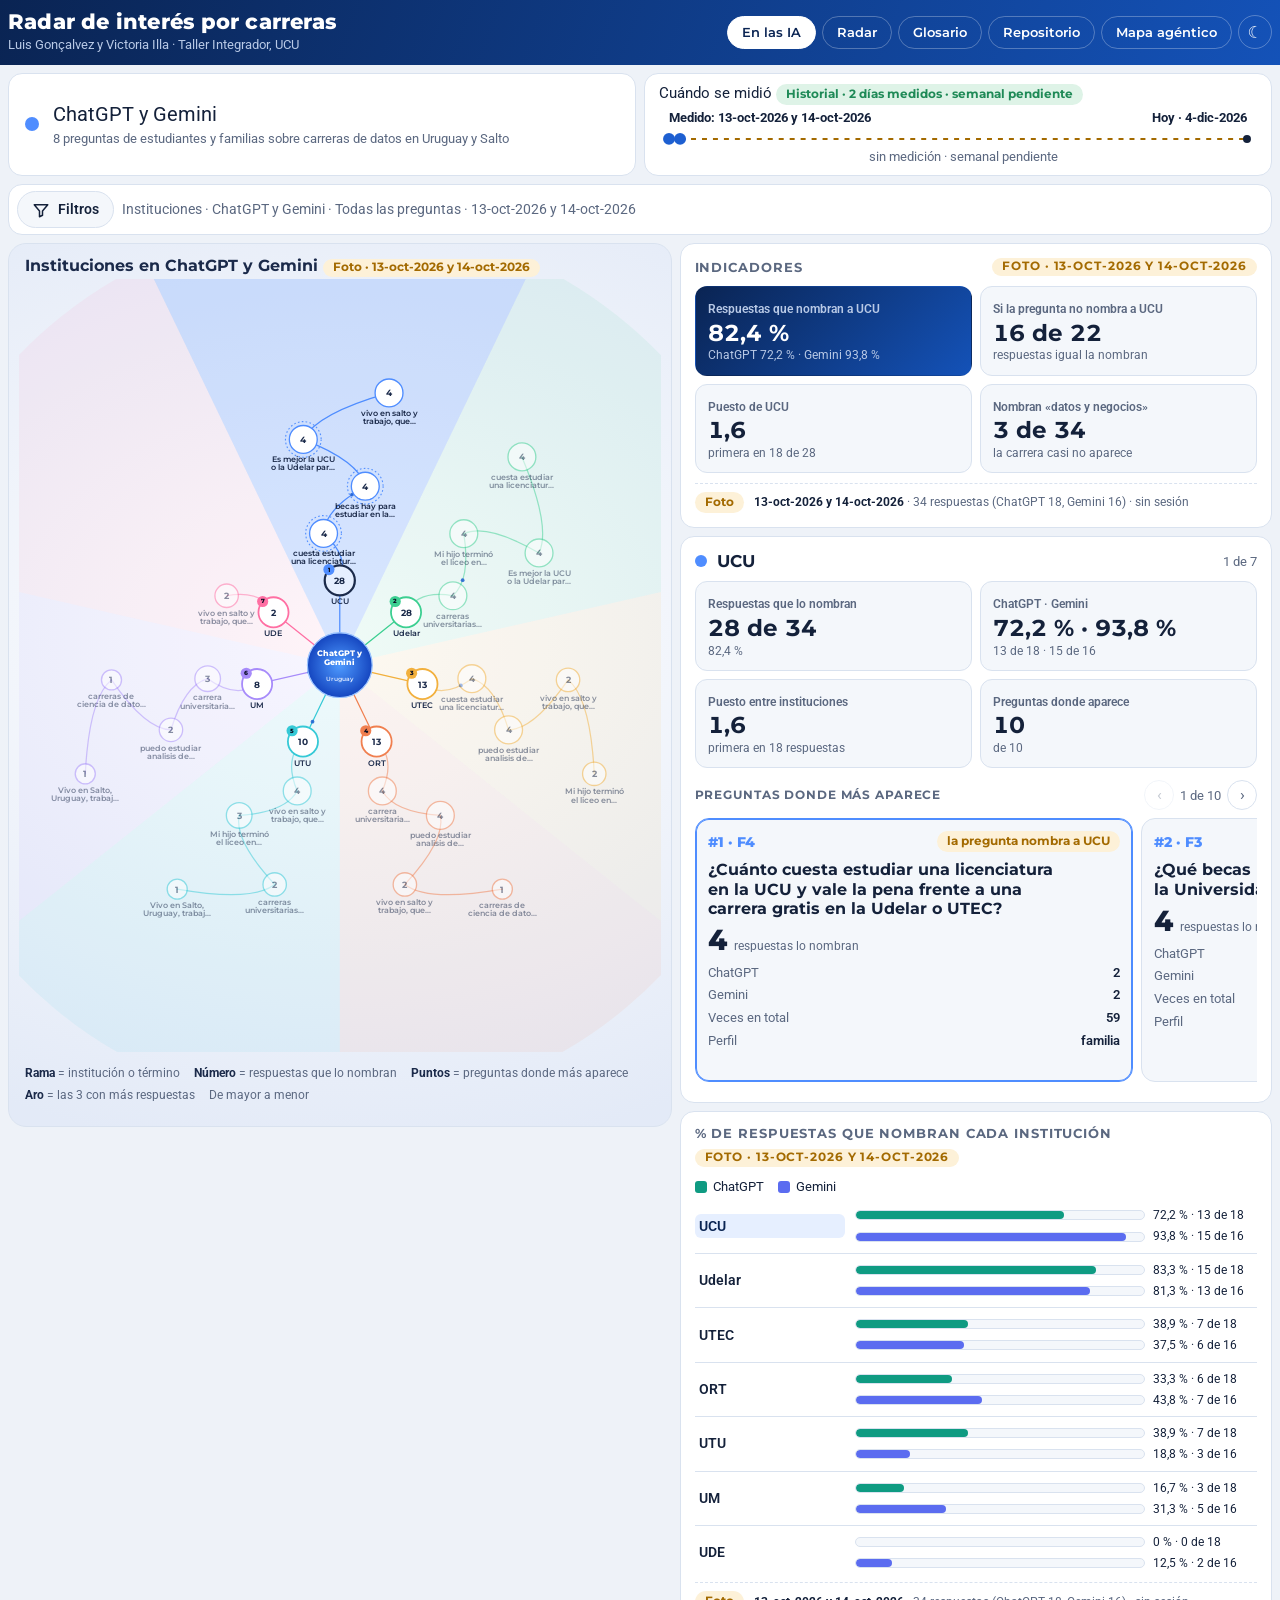
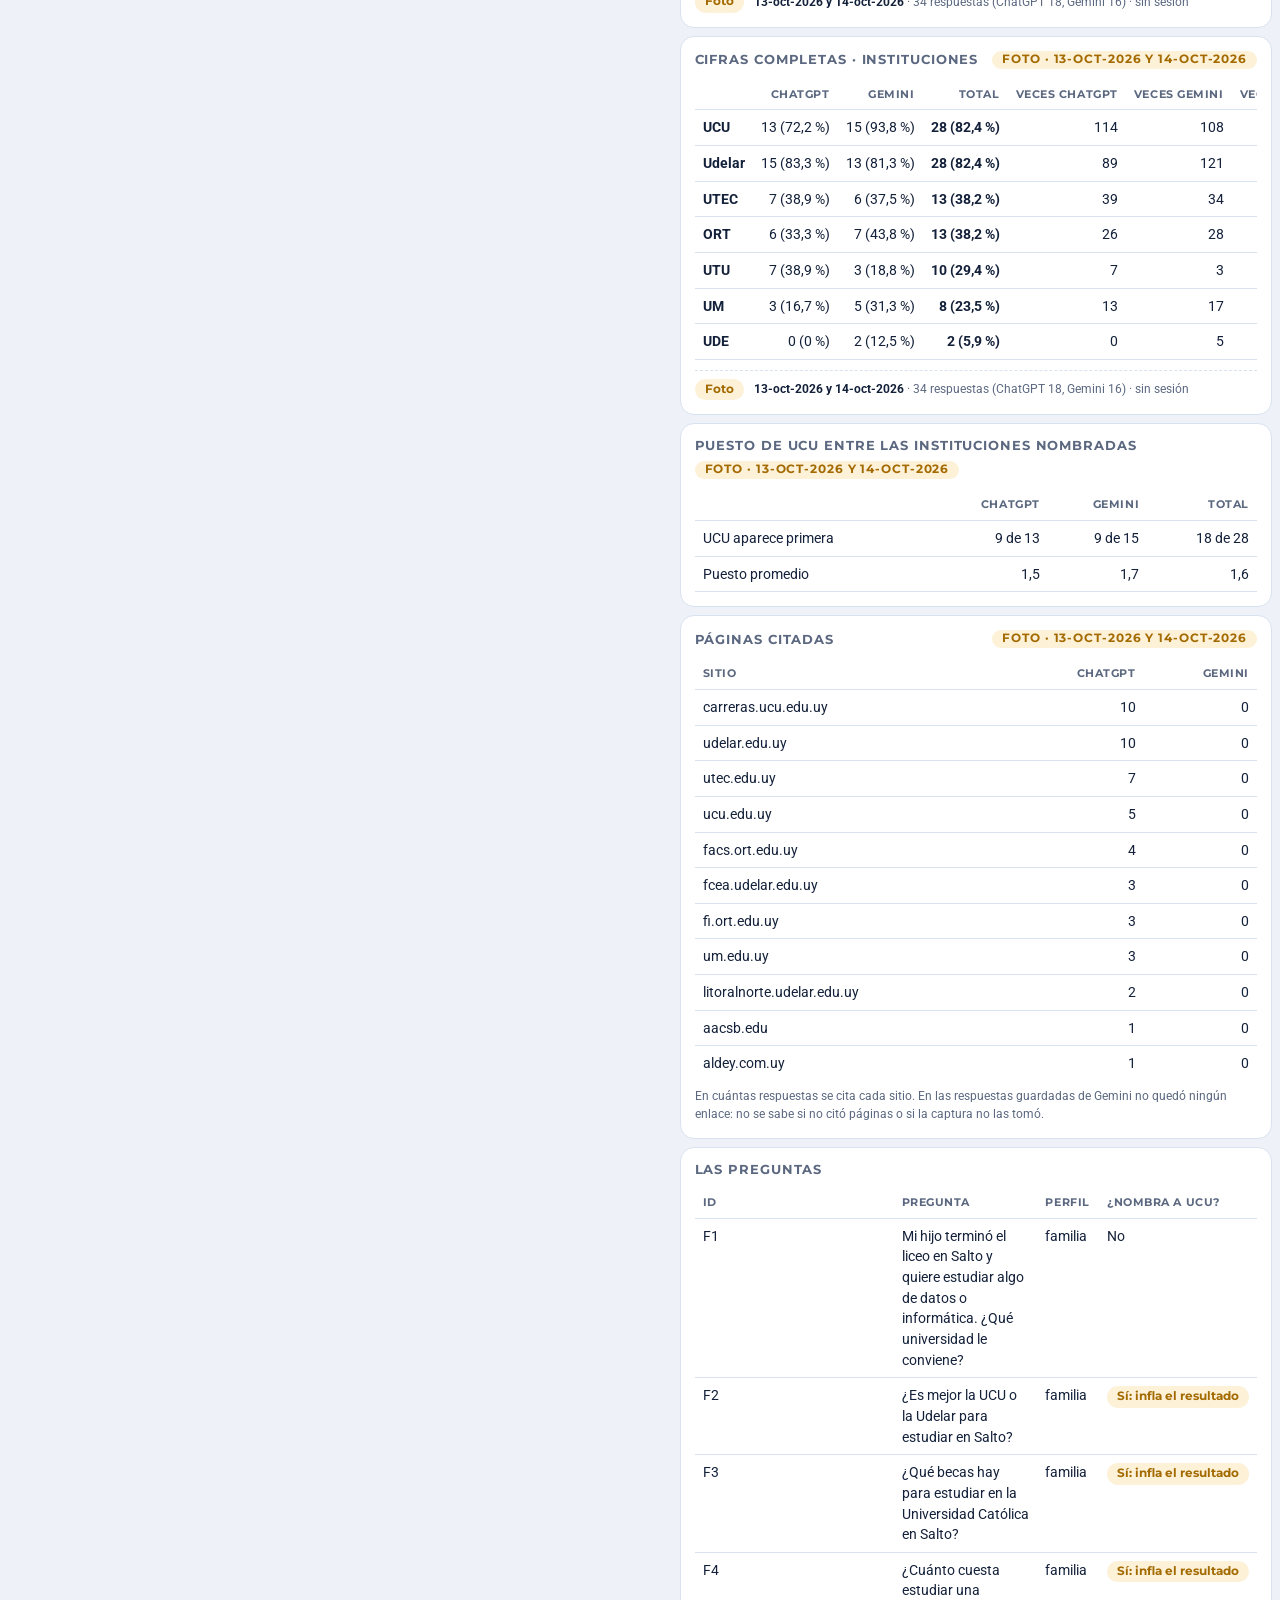
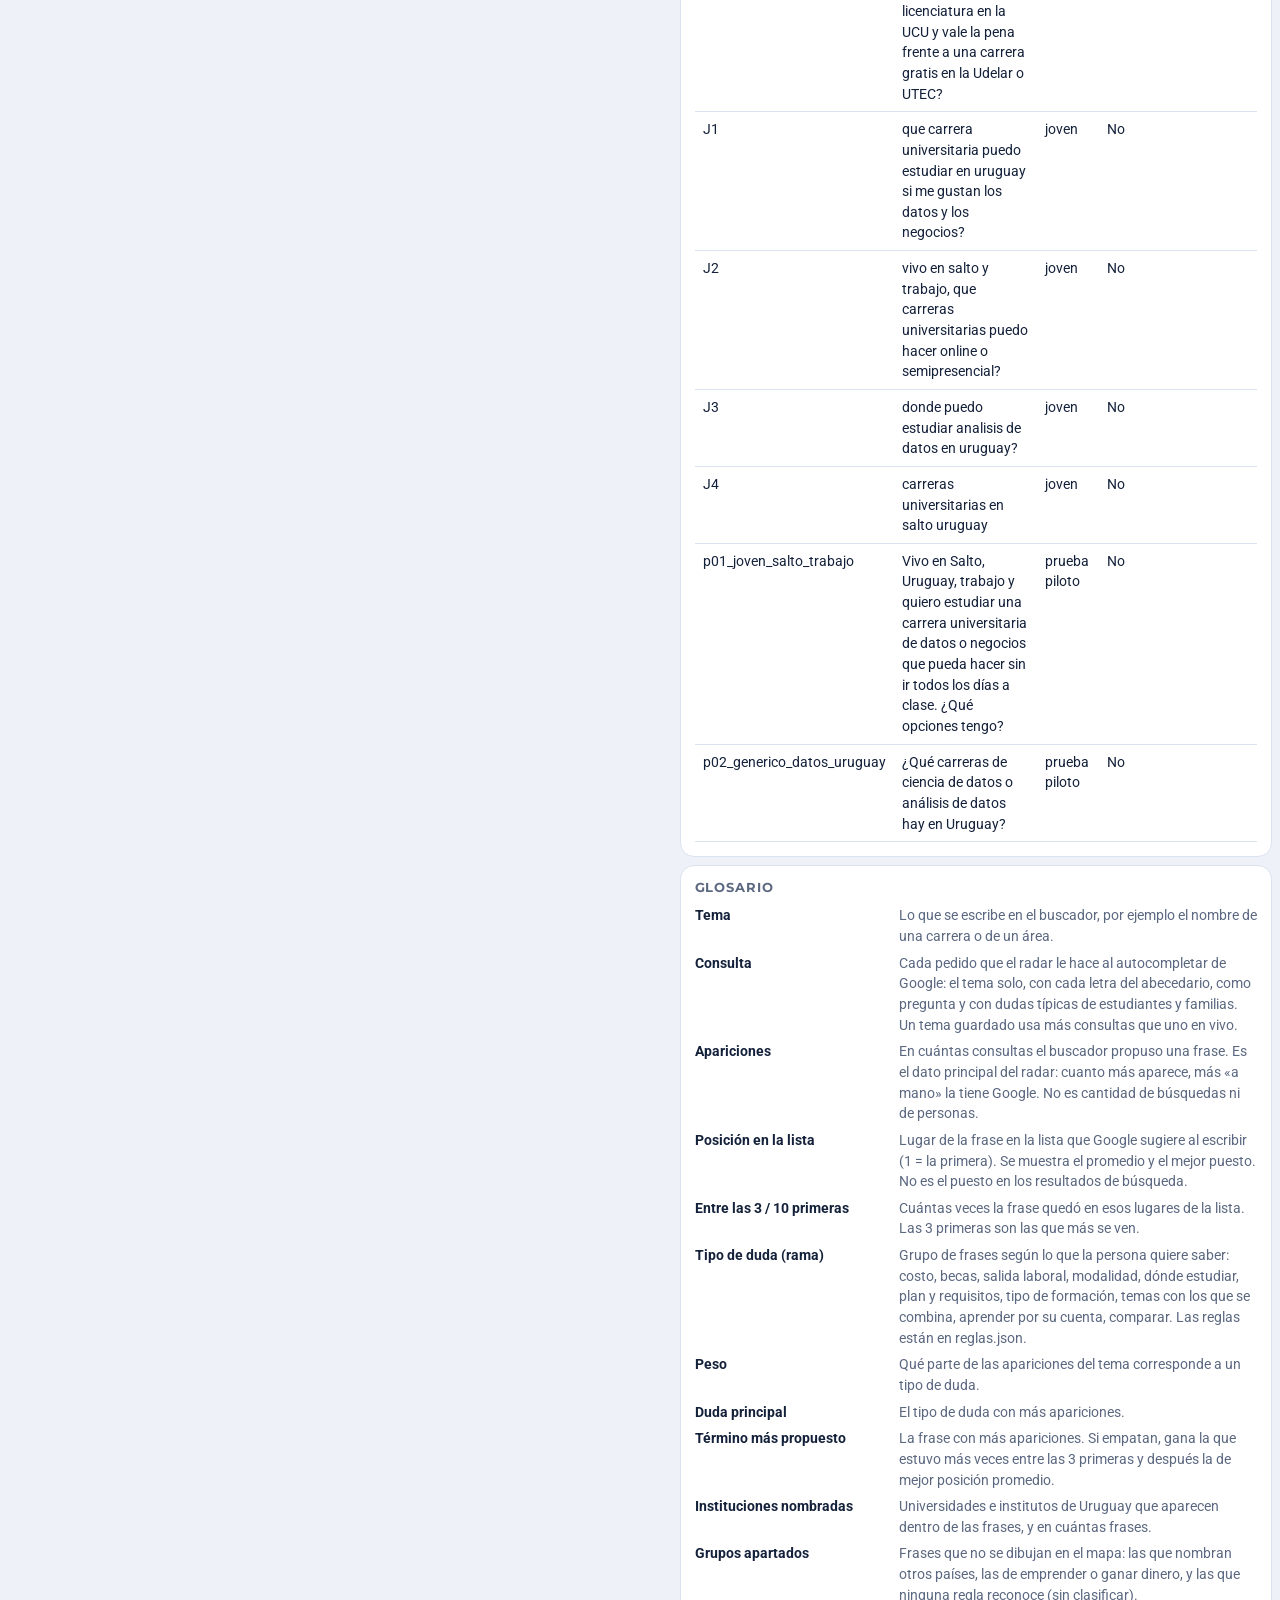
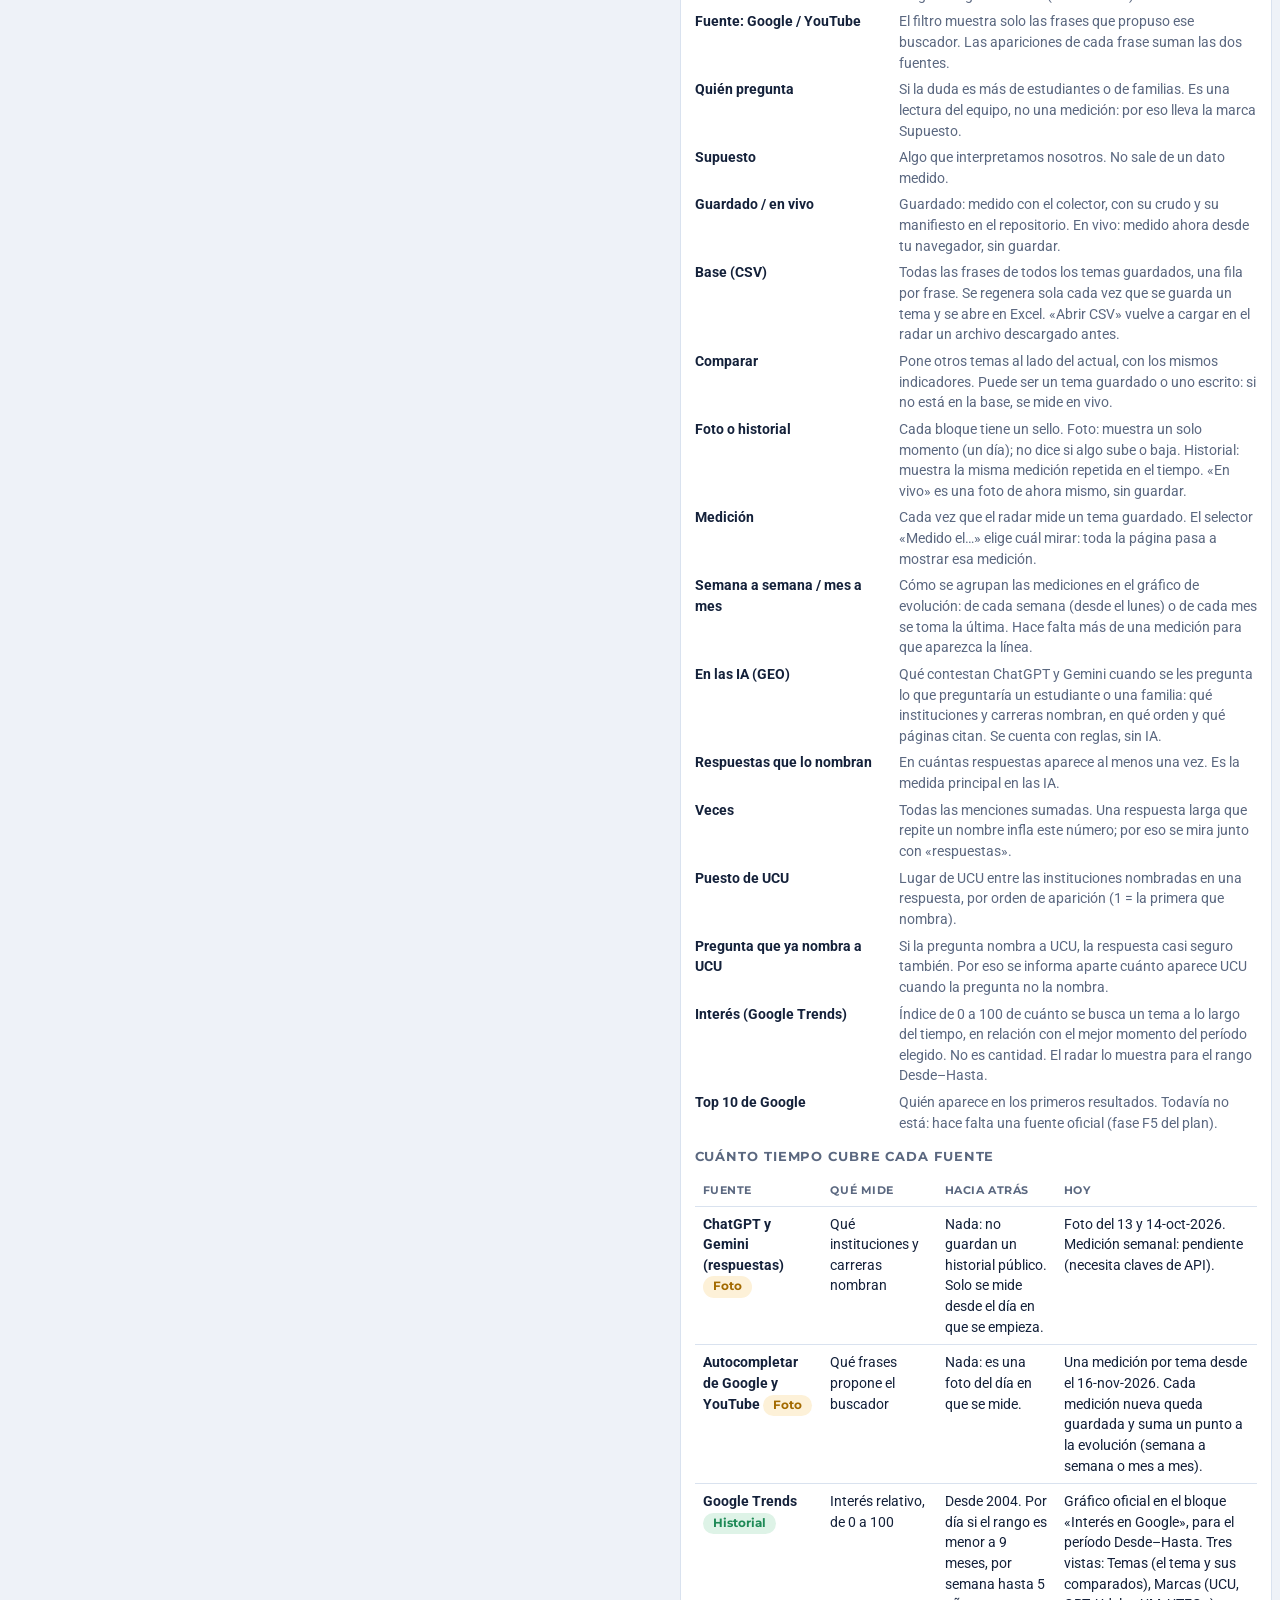
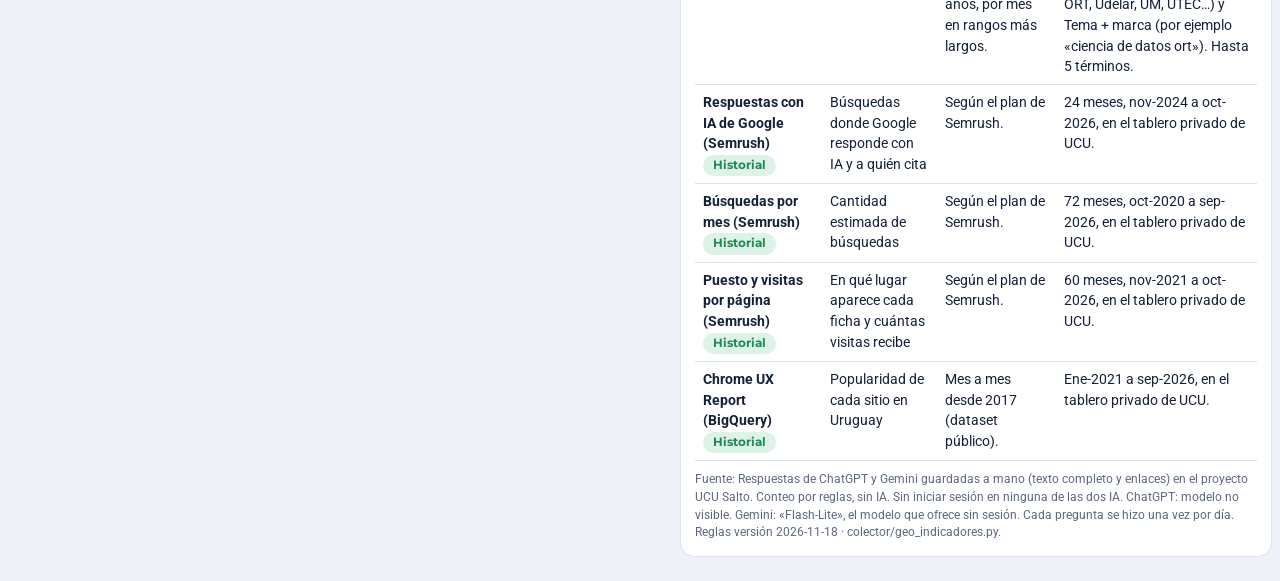
<file: docs/index.html>
<!doctype html>
<html lang="es">
<head>
<meta charset="utf-8">
<meta name="viewport" content="width=device-width, initial-scale=1">
<title>Radar de interés por carreras · Qué se busca en Uruguay</title>
<meta name="description" content="Herramienta gratuita y abierta para ver qué buscan estudiantes y familias en Uruguay sobre cada carrera, y cómo cambia en el tiempo.">
<meta name="robots" content="noindex,follow">
<link rel="canonical" href="https://luisedugonca.github.io/radar-interes-carreras/ia.html">
<meta name="theme-color" content="#1d5fd1">
<link rel="icon" href="assets/icono.svg" type="image/svg+xml">
<link rel="icon" href="assets/icono-32.png" sizes="32x32" type="image/png">
<link rel="apple-touch-icon" href="assets/apple-touch-icon.png">
<link rel="manifest" href="site.webmanifest">
<meta property="og:type" content="website">
<meta property="og:locale" content="es_UY">
<meta property="og:site_name" content="Radar de interés por carreras">
<meta property="og:title" content="Radar de interés por carreras · Qué se busca en Uruguay">
<meta property="og:description" content="Herramienta gratuita y abierta para ver qué buscan estudiantes y familias en Uruguay sobre cada carrera, y cómo cambia en el tiempo.">
<meta property="og:url" content="https://luisedugonca.github.io/radar-interes-carreras/ia.html">
<meta property="og:image" content="https://luisedugonca.github.io/radar-interes-carreras/assets/og.jpg">
<meta property="og:image:width" content="1200">
<meta property="og:image:height" content="630">
<meta property="og:image:alt" content="Radar de interés por carreras: qué buscan estudiantes y familias en Uruguay">
<meta name="twitter:card" content="summary_large_image">
<meta name="twitter:title" content="Radar de interés por carreras · Qué se busca en Uruguay">
<meta name="twitter:description" content="Herramienta gratuita y abierta para ver qué buscan estudiantes y familias en Uruguay sobre cada carrera, y cómo cambia en el tiempo.">
<meta name="twitter:image" content="https://luisedugonca.github.io/radar-interes-carreras/assets/og.jpg">
<script type="application/ld+json">{"@context":"https://schema.org","@graph":[{"@type":"WebSite","@id":"https://luisedugonca.github.io/radar-interes-carreras/#sitio","name":"Radar de interés por carreras","url":"https://luisedugonca.github.io/radar-interes-carreras/","inLanguage":"es-UY","description":"Herramienta gratuita y abierta para ver qué buscan estudiantes y familias en Uruguay sobre cada carrera.","author":[{"@type":"Person","name":"Luis Gonçalvez","url":"https://github.com/luisedugonca"},{"@type":"Person","name":"Victoria Illa"}]}]}</script>
<meta http-equiv="refresh" content="0; url=ia.html">

<script>location.replace("ia.html" + location.search + location.hash);</script>
</head>
<body>
<p><a href="ia.html">Abrir el Radar de interés · En las IA</a></p>
</body>
</html>
</file>
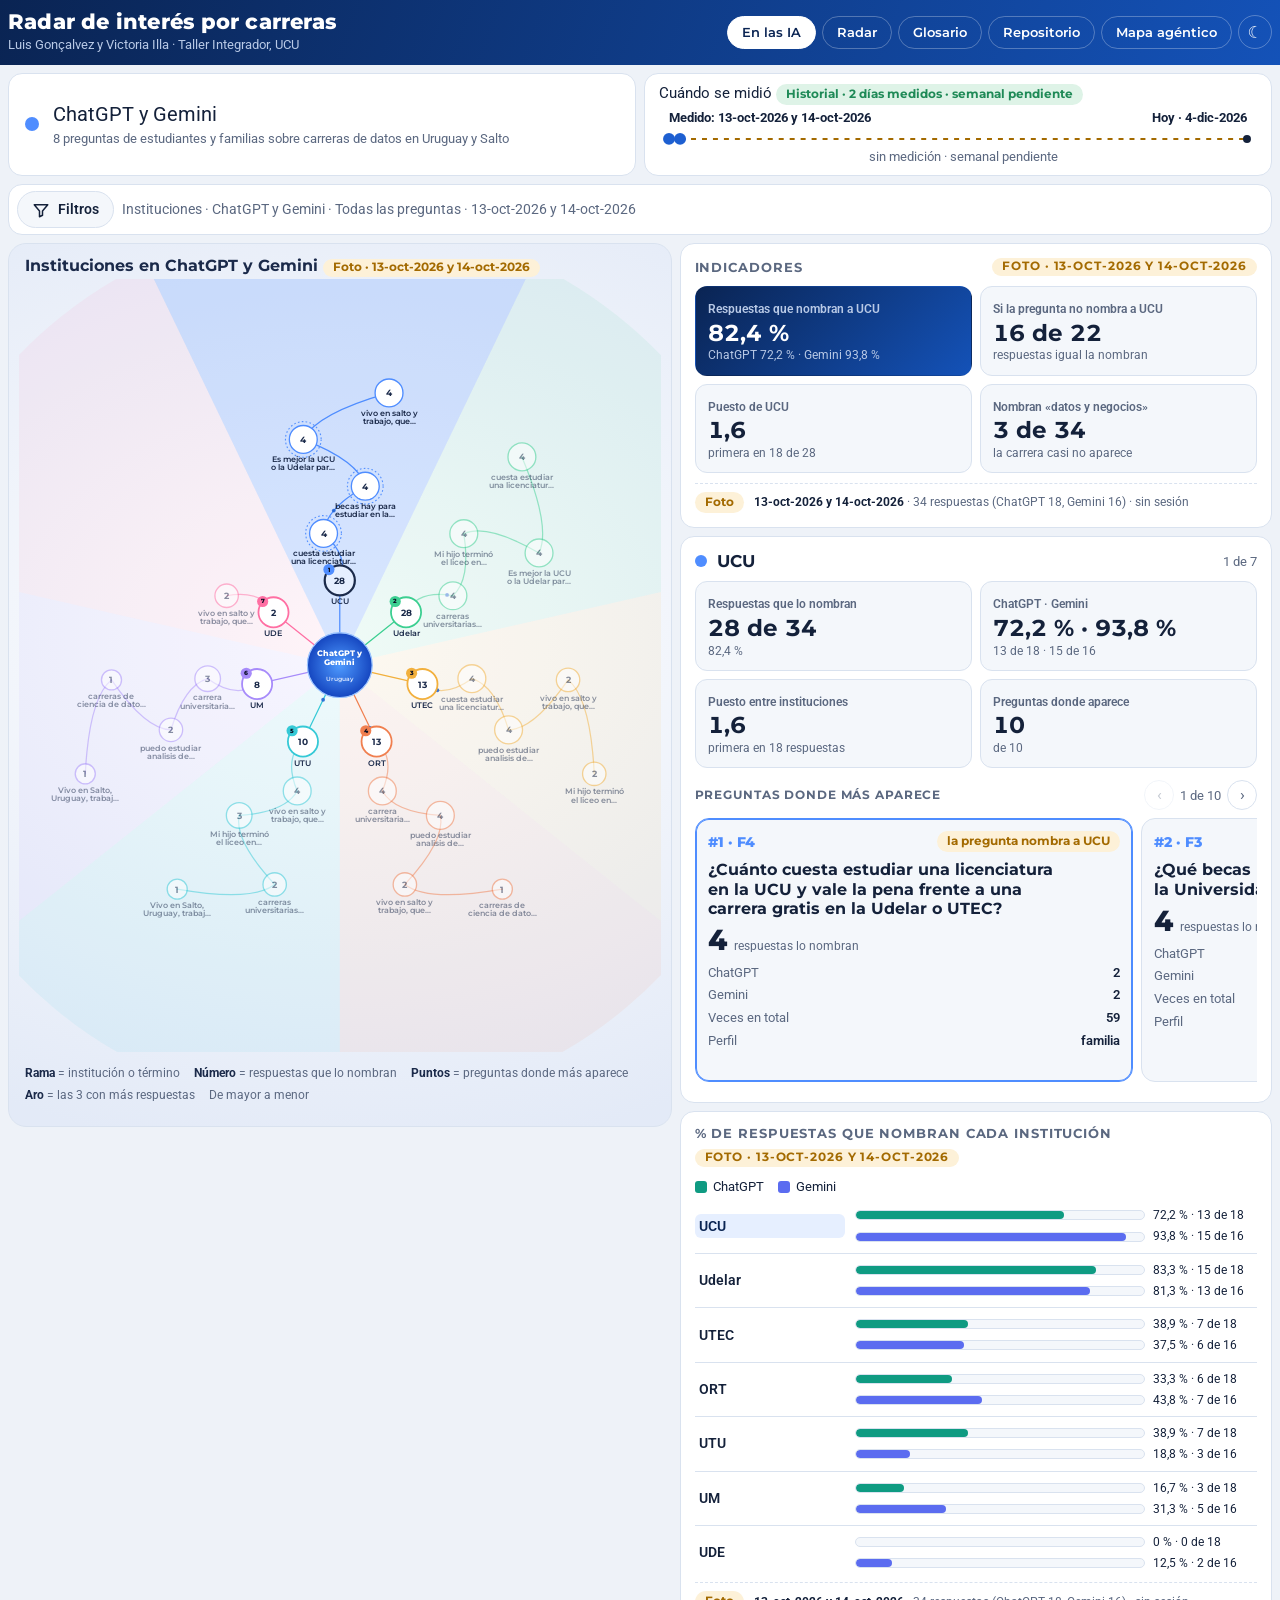
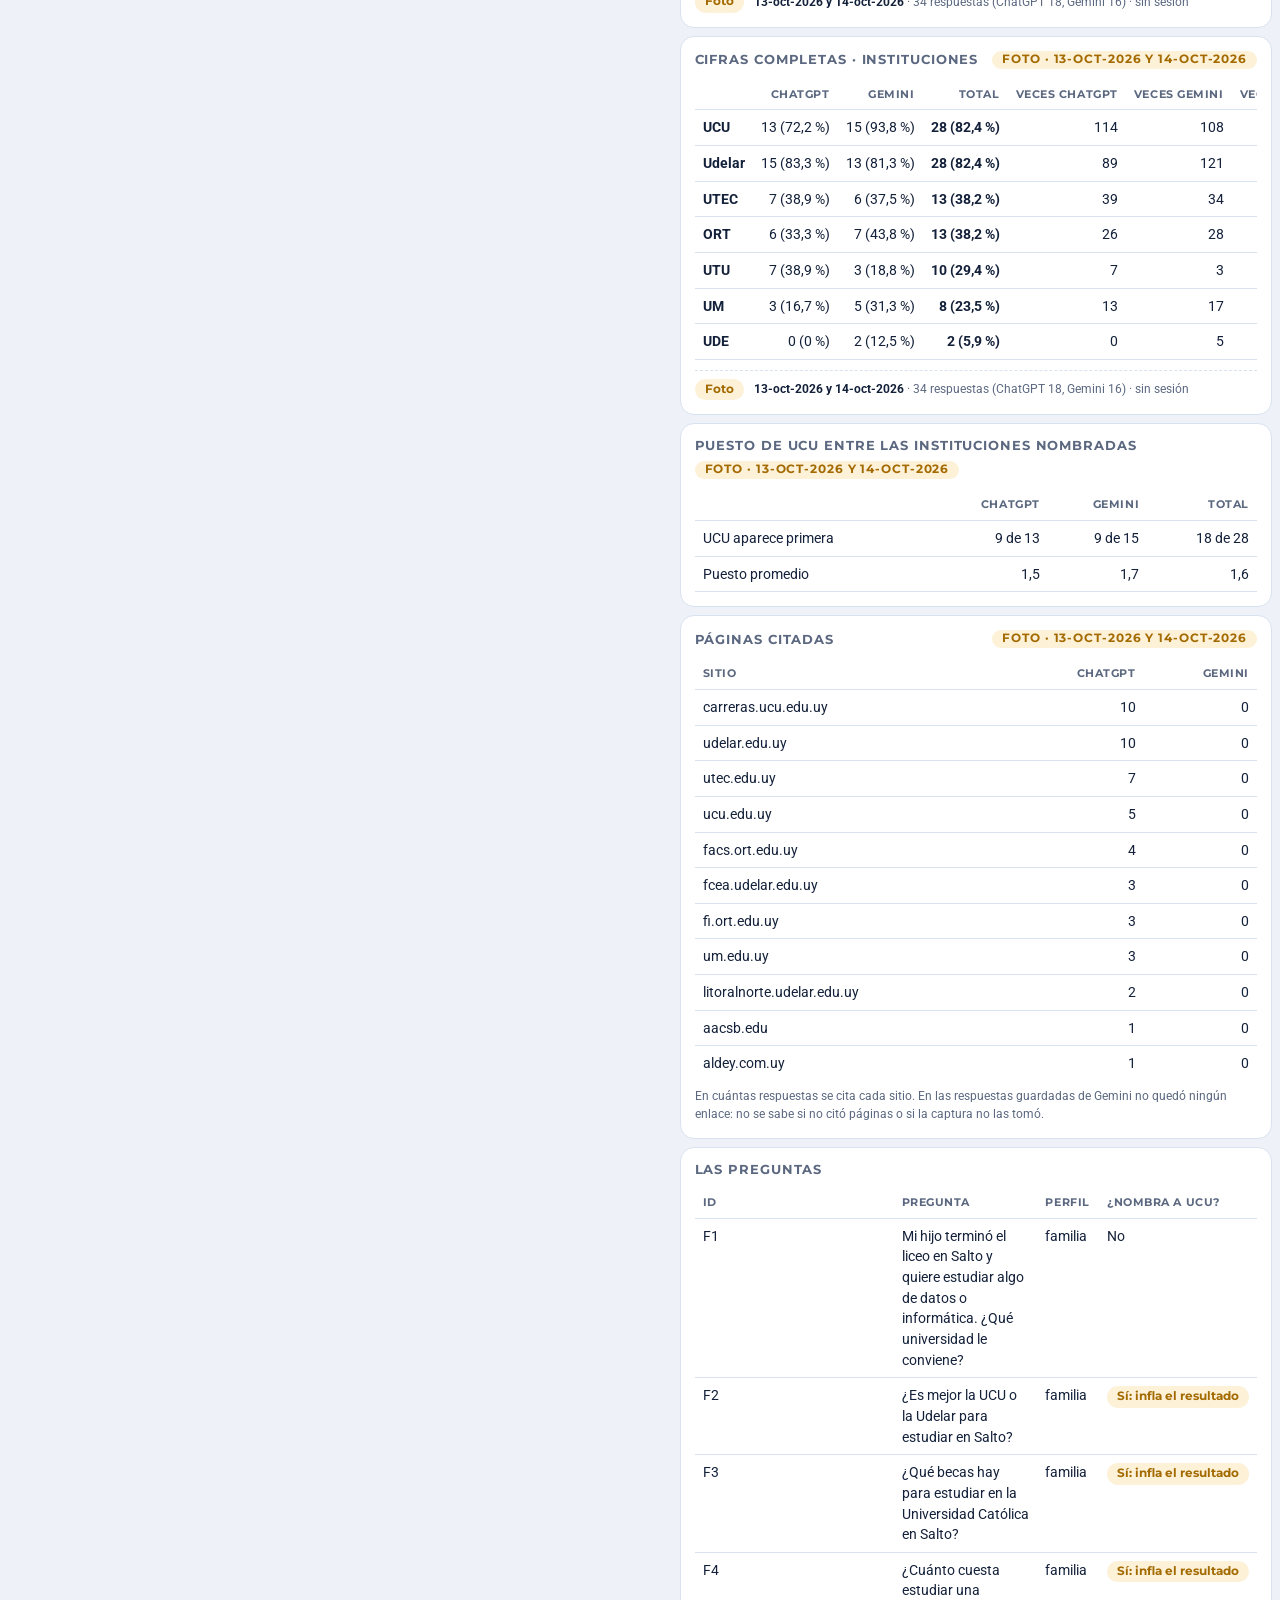
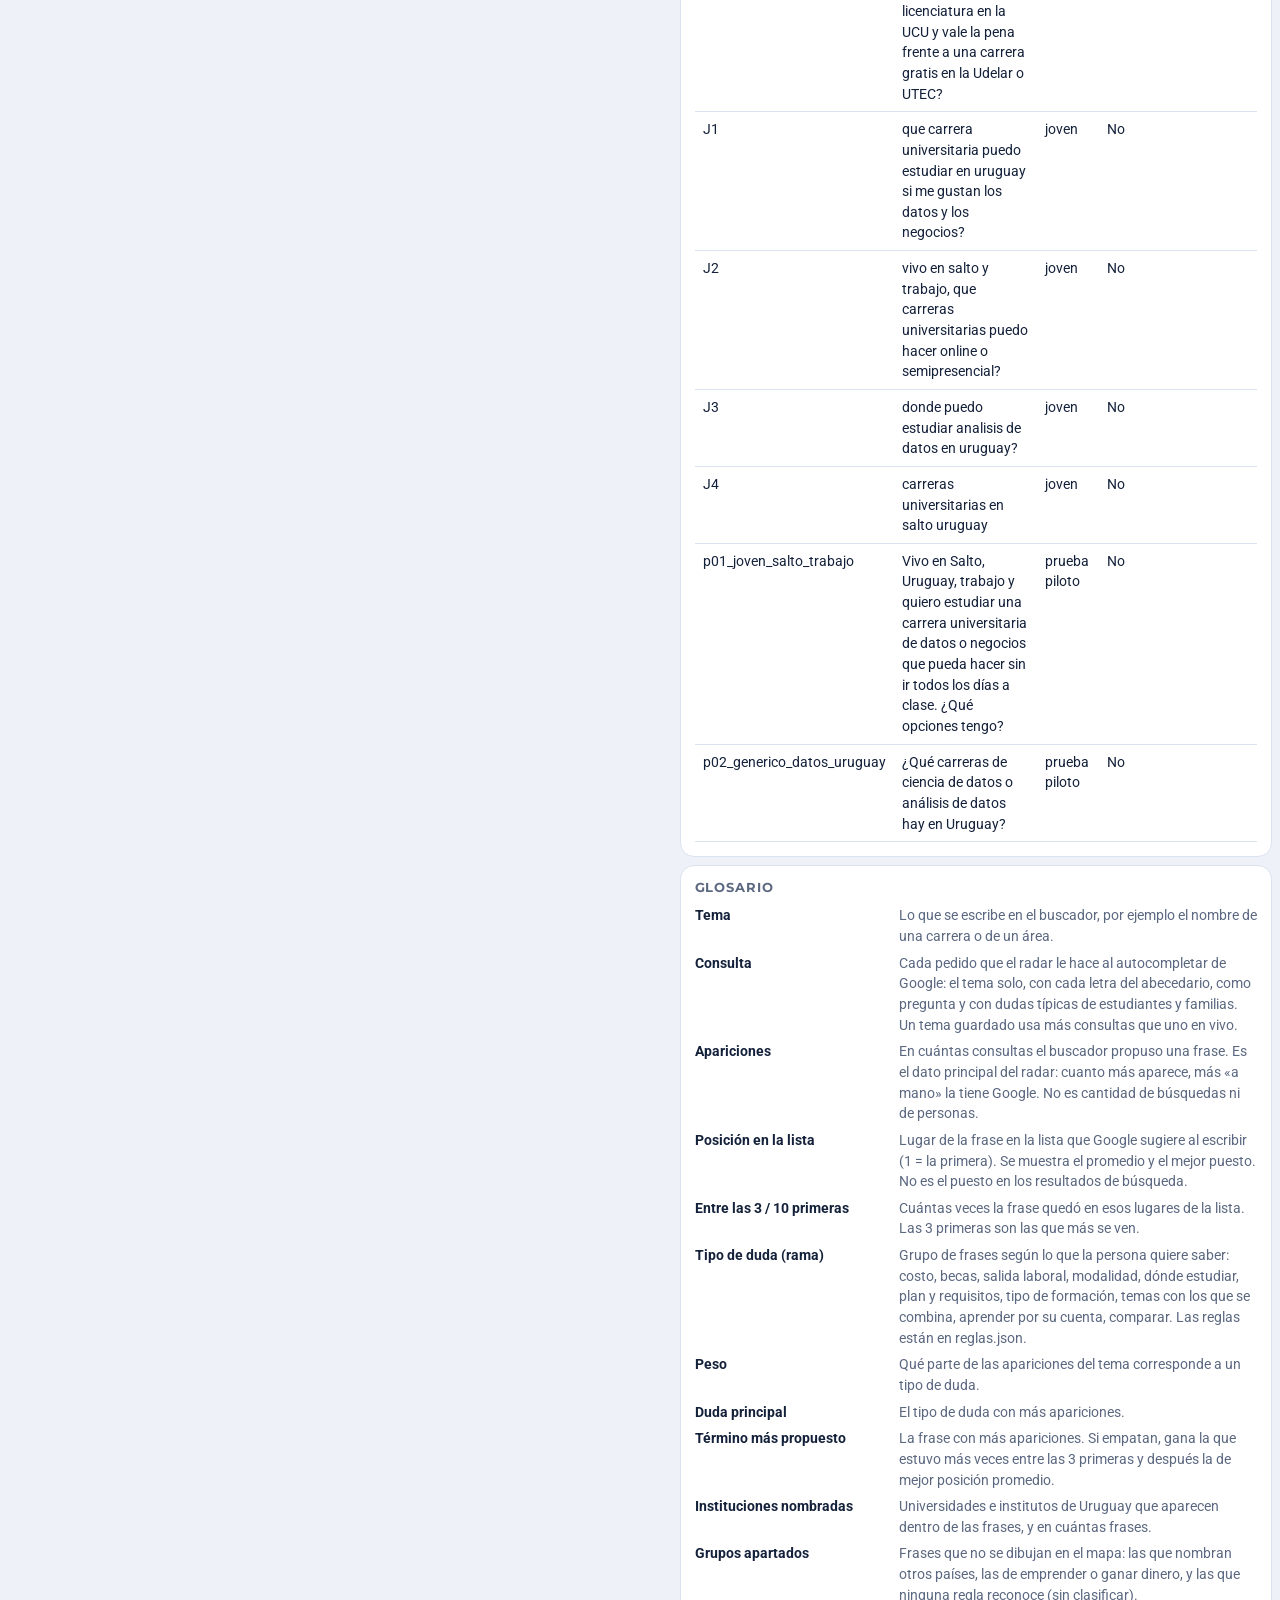
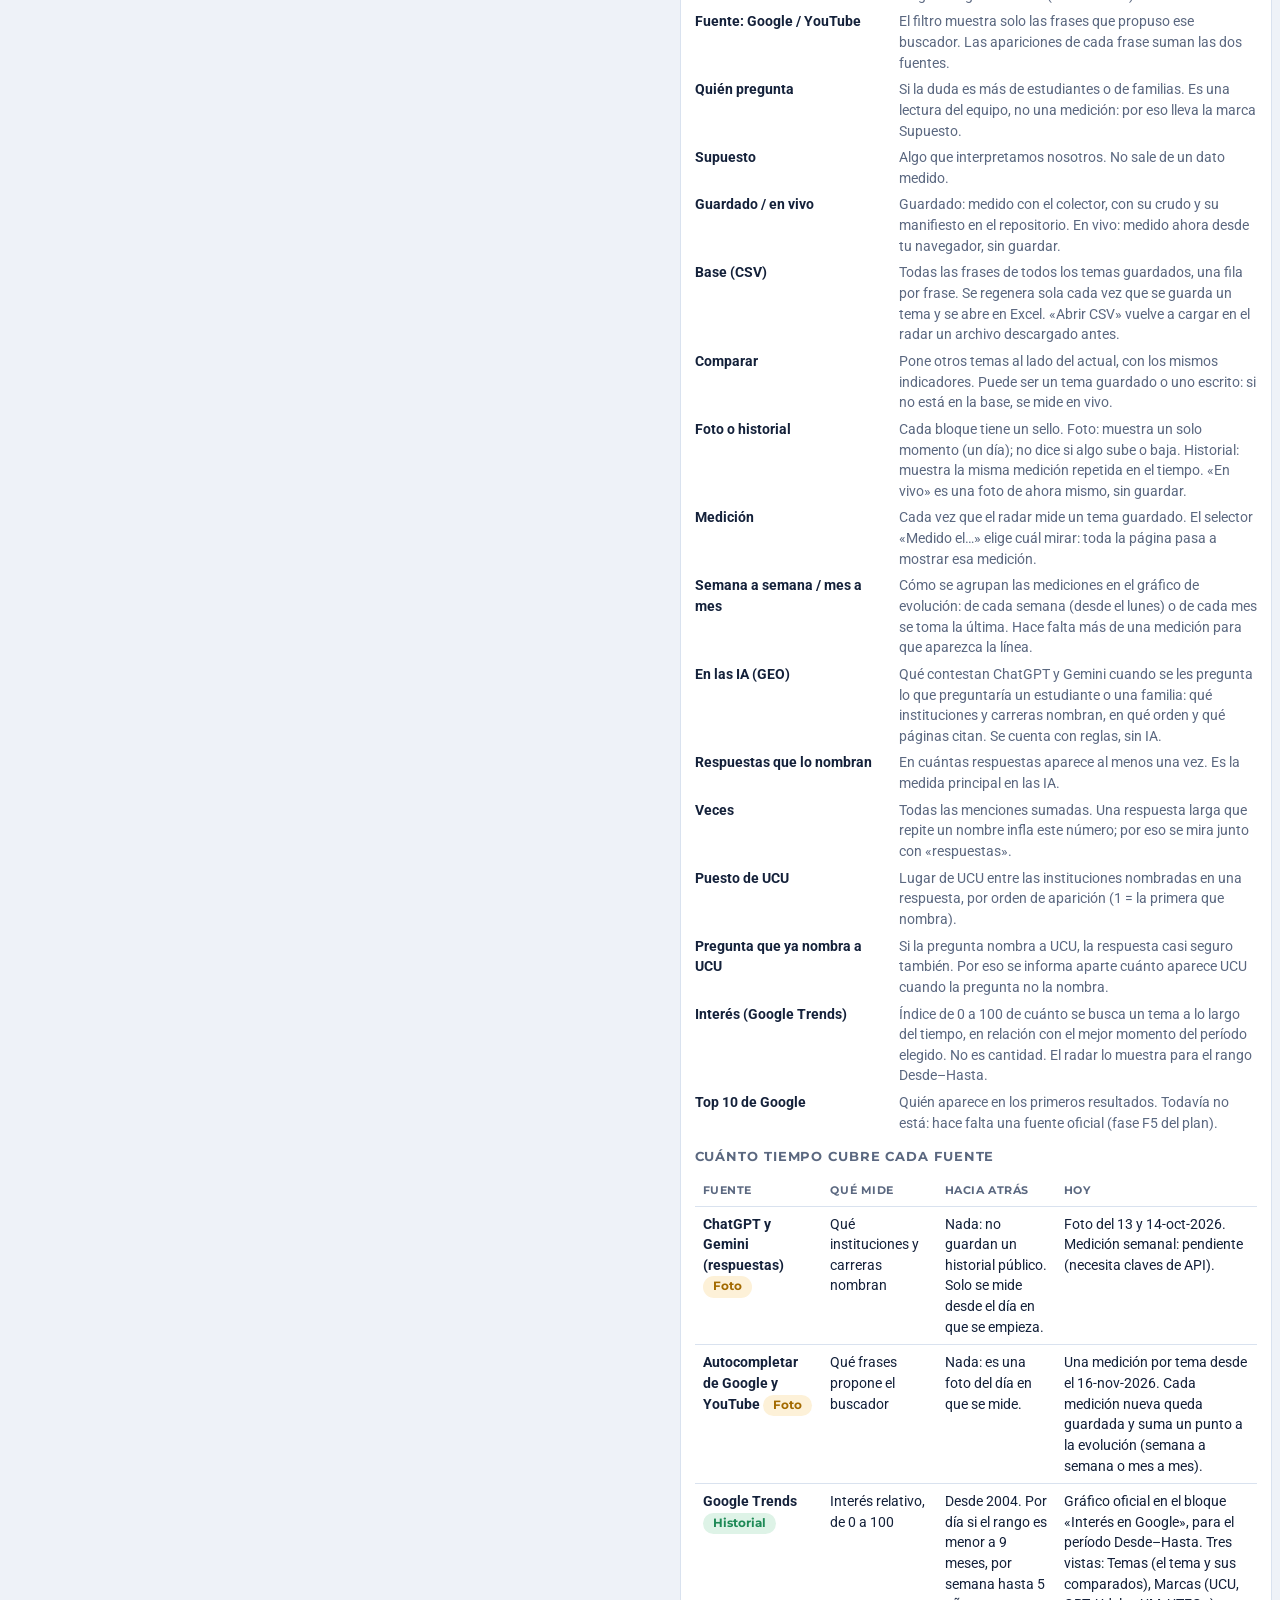
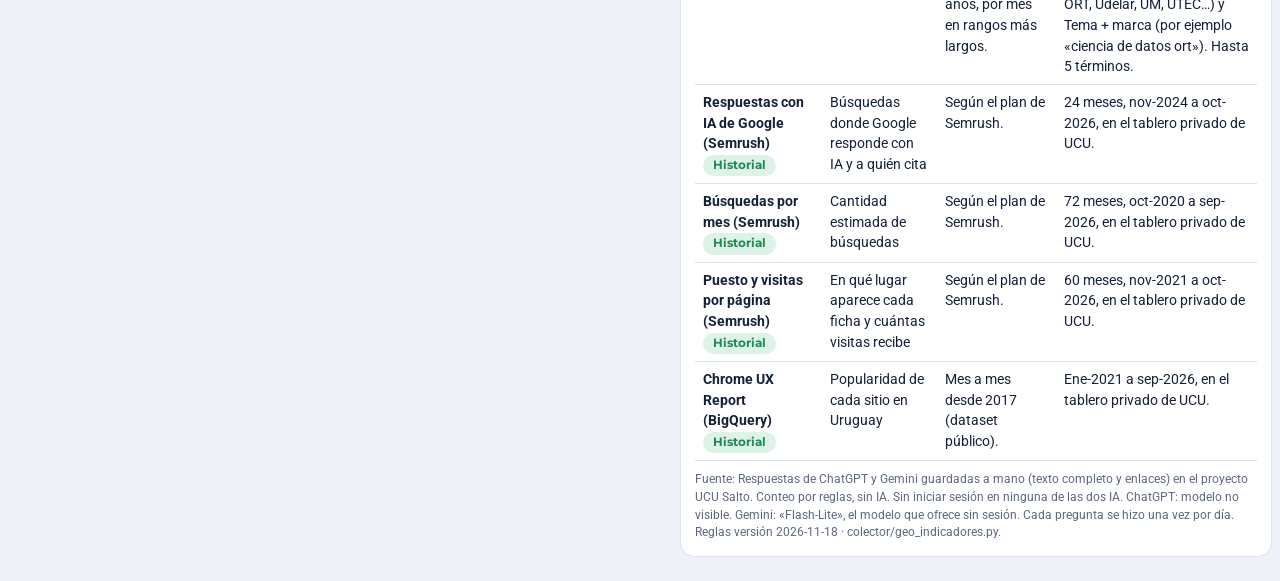
<file: docs/ia.html>
<!doctype html>
<html lang="es">
<head>
<meta charset="utf-8">
<meta name="viewport" content="width=device-width, initial-scale=1, viewport-fit=cover">
<title>Carreras en ChatGPT y Gemini · Radar de interés por carreras</title>
<meta name="description" content="Qué instituciones y términos nombran ChatGPT y Gemini al responder preguntas sobre carreras en Uruguay. Conteo por reglas, con la fecha de cada medición.">
<meta name="robots" content="index,follow,max-image-preview:large">
<link rel="canonical" href="https://luisedugonca.github.io/radar-interes-carreras/ia.html">
<meta name="theme-color" content="#1d5fd1">
<link rel="icon" href="assets/icono.svg" type="image/svg+xml">
<link rel="icon" href="assets/icono-32.png" sizes="32x32" type="image/png">
<link rel="apple-touch-icon" href="assets/apple-touch-icon.png">
<link rel="manifest" href="site.webmanifest">
<meta property="og:type" content="website">
<meta property="og:locale" content="es_UY">
<meta property="og:site_name" content="Radar de interés por carreras">
<meta property="og:title" content="Carreras en ChatGPT y Gemini · Radar de interés por carreras">
<meta property="og:description" content="Qué instituciones y términos nombran ChatGPT y Gemini al responder preguntas sobre carreras en Uruguay. Conteo por reglas, con la fecha de cada medición.">
<meta property="og:url" content="https://luisedugonca.github.io/radar-interes-carreras/ia.html">
<meta property="og:image" content="https://luisedugonca.github.io/radar-interes-carreras/assets/og.jpg">
<meta property="og:image:width" content="1200">
<meta property="og:image:height" content="630">
<meta property="og:image:alt" content="Radar de interés por carreras: qué buscan estudiantes y familias en Uruguay">
<meta name="twitter:card" content="summary_large_image">
<meta name="twitter:title" content="Carreras en ChatGPT y Gemini · Radar de interés por carreras">
<meta name="twitter:description" content="Qué instituciones y términos nombran ChatGPT y Gemini al responder preguntas sobre carreras en Uruguay. Conteo por reglas, con la fecha de cada medición.">
<meta name="twitter:image" content="https://luisedugonca.github.io/radar-interes-carreras/assets/og.jpg">
<script type="application/ld+json">{"@context":"https://schema.org","@graph":[{"@type":"WebSite","@id":"https://luisedugonca.github.io/radar-interes-carreras/#sitio","name":"Radar de interés por carreras","url":"https://luisedugonca.github.io/radar-interes-carreras/","inLanguage":"es-UY","description":"Herramienta gratuita y abierta para ver qué buscan estudiantes y familias en Uruguay sobre cada carrera.","author":[{"@type":"Person","name":"Luis Gonçalvez","url":"https://github.com/luisedugonca"},{"@type":"Person","name":"Victoria Illa"}]},{"@type":"WebPage","@id":"https://luisedugonca.github.io/radar-interes-carreras/ia.html#pagina","name":"Carreras en ChatGPT y Gemini","url":"https://luisedugonca.github.io/radar-interes-carreras/ia.html","inLanguage":"es-UY","isPartOf":{"@id":"https://luisedugonca.github.io/radar-interes-carreras/#sitio"},"about":["Optimización para motores generativos (GEO)","Elección de carrera en Uruguay"]},{"@type":"Dataset","name":"Menciones de instituciones y términos en ChatGPT y Gemini","description":"Cuántas veces ChatGPT y Gemini nombran a cada institución y término al responder preguntas sobre carreras en Uruguay. Solo conteos: no se publica el texto de las respuestas.","url":"https://luisedugonca.github.io/radar-interes-carreras/ia.html","isAccessibleForFree":true,"inLanguage":"es-UY","creator":[{"@type":"Person","name":"Luis Gonçalvez","url":"https://github.com/luisedugonca"},{"@type":"Person","name":"Victoria Illa"}],"spatialCoverage":{"@type":"Place","name":"Uruguay"},"distribution":[{"@type":"DataDownload","encodingFormat":"text/csv","contentUrl":"https://luisedugonca.github.io/radar-interes-carreras/data/geo/respuestas.csv"}]}]}</script>
<link rel="preconnect" href="https://fonts.googleapis.com">
<link rel="preconnect" href="https://fonts.gstatic.com" crossorigin>
<link href="https://fonts.googleapis.com/css2?family=Montserrat:wght@600;700;800&family=Roboto:wght@400;500;700&display=swap" rel="stylesheet">
<link rel="stylesheet" href="assets/estilo.css?v=20261119k">
<script src="assets/tema.js?v=20261119k"></script>
<style>
  :root{ --s-chatgpt:#0f9b82; --s-gemini:#5b6cf0; }
  .tl{width:100%;height:auto;display:block}
  .tl text{font-family:var(--f-body);font-size:13px;fill:var(--muted)}
  .tl .eje{stroke:var(--line);stroke-width:3}
  .tl .pend{stroke:var(--warn);stroke-width:2;stroke-dasharray:5 6}
  .tl .punto{fill:var(--accent)} .tl .hoy{fill:var(--ink)} .tl .fuerte{fill:var(--ink);font-weight:700}
  .temporal{display:flex;flex-wrap:wrap;gap:4px 10px;align-items:center;font-size:.76rem;color:var(--muted);margin:10px 0 0;padding-top:8px;border-top:1px dashed var(--line)}
  .temporal b{color:var(--ink)}
  .g2{display:grid;grid-template-columns:minmax(90px,150px) 1fr;gap:4px 10px;align-items:center}
  .g2 button.nom{all:unset;font-weight:600;font-size:.86rem;cursor:pointer;border-radius:6px;padding:2px 4px}
  .g2 button.nom:focus-visible{outline:2px solid var(--accent)}
  .g2 button.nom[aria-pressed="true"]{background:var(--accent-soft);color:var(--accent-ink)}
  .g2 .barras{display:flex;flex-direction:column;gap:3px}
  .g2 .b{display:grid;grid-template-columns:1fr 104px;gap:8px;align-items:center;font-size:.76rem;font-variant-numeric:tabular-nums}
  .g2 .riel{height:10px;background:var(--soft);border-radius:999px;overflow:hidden;border:1px solid var(--line)}
  .g2 .riel i{display:block;height:100%;border-radius:999px}
  .g2 .sepg{grid-column:1/-1;border-top:1px solid var(--line);margin:3px 0}
  .ley2{display:flex;gap:14px;font-size:.8rem;margin:0 0 10px;padding:0;list-style:none}
  .ley2 b{display:inline-block;width:12px;height:12px;border-radius:3px;margin-right:6px;vertical-align:-2px}
  .cuando{background:var(--panel);border:1px solid var(--line);border-radius:14px;padding:8px 14px;min-width:0;display:flex;flex-direction:column;justify-content:center}
</style>
</head>
<body aria-busy="true">
<header class="cab">
  <div class="cab-in">
    <div>
      <h1 id="sitio-titulo">Radar de interés por carreras</h1>
      <p id="sitio-equipo">Luis Gonçalvez y Victoria Illa · Taller Integrador, UCU</p>
    </div>
    <nav class="pest" aria-label="Secciones">
      <a href="ia.html" aria-current="page">En las IA</a>
      <a href="radar.html">Radar</a>
      <a href="#glosario">Glosario</a>
      <a id="enl-repo" href="#">Repositorio</a>
      <a href="mapa.html">Mapa agéntico</a>
      <button type="button" id="btn-tema" aria-label="Cambiar tema">☾</button>
    </nav>
  </div>
</header>

<form class="busc" id="form" autocomplete="off">
  <div class="temas-fila">
    <div class="term" style="--c:#4f8dff">
      <span class="punto" aria-hidden="true"></span>
      <span class="campo"><span style="font-size:1.25rem">ChatGPT y Gemini</span>
        <small id="sub-preg"><span class="esq">Cargando las preguntas medidas</span></small></span>
    </div>
    <div class="cuando" aria-label="Cuándo se midió"><p style="margin:0 0 4px" data-sello="hist">Cuándo se midió</p><svg id="linea" class="tl" role="img" viewBox="0 0 600 58" aria-label="Cargando la línea de tiempo"><rect x="10" y="4" width="200" height="12" rx="6" fill="var(--esq)"/><rect x="390" y="4" width="200" height="12" rx="6" fill="var(--esq)"/><rect x="10" y="26" width="580" height="8" rx="4" fill="var(--esq)"/><rect x="200" y="44" width="200" height="10" rx="5" fill="var(--esq)"/></svg></div>
  </div>
  <div class="filtros" id="filtros">
    <button type="button" class="btn-filtros" id="btn-filtros" aria-expanded="false" aria-controls="panel-filtros">
      <svg viewBox="0 0 24 24" width="18" height="18" aria-hidden="true"><path d="M3 5h18l-7 8.2V19l-4 2v-7.8L3 5z" fill="none" stroke="currentColor" stroke-width="2" stroke-linejoin="round"/></svg>
      Filtros<span class="cuenta" id="filtros-cuenta" hidden></span>
    </button>
    <span class="filtros-resumen" id="filtros-resumen">Instituciones · ChatGPT y Gemini</span>
    <div class="panel-filtros" id="panel-filtros" role="dialog" aria-label="Filtros" hidden>
      <section><h4>Qué mirar</h4>
        <div class="campos">
          <span class="campo-f"><small>Ver</small><label class="pill"><select id="f-ver" aria-label="Qué mirar">
      <option value="inst">Instituciones</option><option value="term">Términos</option></select></label></span>
          <span class="campo-f"><small>IA</small><label class="pill"><select id="f-ia" aria-label="Qué IA">
      <option value="ambas">ChatGPT y Gemini</option><option value="ChatGPT">Solo ChatGPT</option><option value="Gemini">Solo Gemini</option></select></label></span>
          <span class="campo-f"><small>Preguntas</small><label class="pill"><select id="f-preg" aria-label="Qué preguntas">
      <option value="todas">Todas las preguntas</option><option value="sin_ucu">Solo las que no nombran a UCU</option></select></label></span>
        </div></section>
      <section><h4><span class="sello foto">Foto</span> un día</h4>
        <div class="campos"><span class="campo-f"><small>Día medido</small><label class="pill"><select id="f-dia" aria-label="Qué día"><option>13-oct-2026 y 14-oct-2026</option></select></label></span></div></section>
      <section><h4>Datos</h4>
        <div class="campos"><a class="pill" href="data/geo/respuestas.csv" download="radar-ia-respuestas.csv" style="text-decoration:none;color:inherit">⬇ CSV</a><span class="pill fija">País: Uruguay</span></div></section>
      <div class="panel-pie"><span class="pill fija leyenda-sellos" title="Cada bloque lleva uno de estos dos sellos"><span class="sello foto">Foto</span>un día<span class="sello hist">Historial</span>en el tiempo</span><span class="hueco"></span><button type="button" class="btn sec" id="filtros-restablecer">Restablecer</button><button type="button" class="btn" id="filtros-listo">Listo</button></div>
    </div>
  </div>
</form>

<div class="radar">
  <section class="escena" aria-label="Mapa de menciones">
<div class="carga" id="carga" role="status" aria-live="polite">
      <div class="carga-caja"><span class="giro" aria-hidden="true"></span><b id="carga-t">Cargando las respuestas de ChatGPT y Gemini…</b><small id="carga-s">Un momento</small>
        <div class="carga-barra"><i id="carga-i" style="width:35%"></i></div></div>
    </div>
    <h2 id="t-mapa" data-sello="foto"><span class="esq">Instituciones en ChatGPT y Gemini</span></h2>
    <svg id="mapa" class="mapa" viewBox="-575 -575 1150 1150" aria-label="Mapa radial: cada rama es una institución o un término; cada punto, una pregunta"></svg>
    <p class="leyenda"><span><b>Rama</b> = institución o término</span><span><b>Número</b> = respuestas que lo nombran</span><span><b>Puntos</b> = preguntas donde más aparece</span><span><b>Aro</b> = las 3 con más respuestas</span><span>De mayor a menor</span></p>
  </section>

  <div class="columna">
    <section class="bloque">
      <h3 data-sello="foto">Indicadores</h3>
      <div class="kp4" id="kpis"><div><span class="et esq">Cargando dato</span><b class="esq">00,0</b><small class="esq">cargando el detalle</small></div><div><span class="et esq">Cargando dato</span><b class="esq">00,0</b><small class="esq">cargando el detalle</small></div><div><span class="et esq">Cargando dato</span><b class="esq">00,0</b><small class="esq">cargando el detalle</small></div><div><span class="et esq">Cargando dato</span><b class="esq">00,0</b><small class="esq">cargando el detalle</small></div></div>
      <p class="temporal" data-temporal></p>
    </section>

    <section class="bloque" id="rama"><div class="rama-cab"><span class="bola esq"></span><h4 class="esq">Cargando</h4></div><div class="kp4"><div><span class="et esq">Cargando dato</span><b class="esq">00,0</b><small class="esq">cargando el detalle</small></div><div><span class="et esq">Cargando dato</span><b class="esq">00,0</b><small class="esq">cargando el detalle</small></div><div><span class="et esq">Cargando dato</span><b class="esq">00,0</b><small class="esq">cargando el detalle</small></div><div><span class="et esq">Cargando dato</span><b class="esq">00,0</b><small class="esq">cargando el detalle</small></div></div><div class="carr-cab"><h4 class="esq">Cargando términos</h4></div><div class="carr"><article class="tarj esq-tarj"><div class="fila-t"><span class="rk esq">#1</span></div><h5 class="esq">cargando el término</h5><div class="big esq">00</div><div class="riel esq"></div><dl><dt class="esq">cargando</dt><dd class="esq">0</dd><dt class="esq">cargando</dt><dd class="esq">0</dd><dt class="esq">cargando</dt><dd class="esq">0</dd><dt class="esq">cargando</dt><dd class="esq">0</dd></dl></article><article class="tarj esq-tarj"><div class="fila-t"><span class="rk esq">#1</span></div><h5 class="esq">cargando el término</h5><div class="big esq">00</div><div class="riel esq"></div><dl><dt class="esq">cargando</dt><dd class="esq">0</dd><dt class="esq">cargando</dt><dd class="esq">0</dd><dt class="esq">cargando</dt><dd class="esq">0</dd><dt class="esq">cargando</dt><dd class="esq">0</dd></dl></article></div></section>

    <section class="bloque">
      <h3 id="t-graf" data-sello="foto"><span class="esq">% de respuestas que nombran cada institución</span></h3>
      <ul class="ley2"><li><b style="background:var(--s-chatgpt)"></b>ChatGPT</li><li><b style="background:var(--s-gemini)"></b>Gemini</li></ul>
      <div class="g2" id="graf"><span class="nom esq">Cargando</span><div class="barras"><div class="b"><span class="riel esq"></span><span class="esq">00 % · 0 de 00</span></div><div class="b"><span class="riel esq"></span><span class="esq">00 % · 0 de 00</span></div></div><span class="nom esq">Cargando</span><div class="barras"><div class="b"><span class="riel esq"></span><span class="esq">00 % · 0 de 00</span></div><div class="b"><span class="riel esq"></span><span class="esq">00 % · 0 de 00</span></div></div><span class="nom esq">Cargando</span><div class="barras"><div class="b"><span class="riel esq"></span><span class="esq">00 % · 0 de 00</span></div><div class="b"><span class="riel esq"></span><span class="esq">00 % · 0 de 00</span></div></div><span class="nom esq">Cargando</span><div class="barras"><div class="b"><span class="riel esq"></span><span class="esq">00 % · 0 de 00</span></div><div class="b"><span class="riel esq"></span><span class="esq">00 % · 0 de 00</span></div></div><span class="nom esq">Cargando</span><div class="barras"><div class="b"><span class="riel esq"></span><span class="esq">00 % · 0 de 00</span></div><div class="b"><span class="riel esq"></span><span class="esq">00 % · 0 de 00</span></div></div><span class="nom esq">Cargando</span><div class="barras"><div class="b"><span class="riel esq"></span><span class="esq">00 % · 0 de 00</span></div><div class="b"><span class="riel esq"></span><span class="esq">00 % · 0 de 00</span></div></div><span class="nom esq">Cargando</span><div class="barras"><div class="b"><span class="riel esq"></span><span class="esq">00 % · 0 de 00</span></div><div class="b"><span class="riel esq"></span><span class="esq">00 % · 0 de 00</span></div></div></div>
      <p class="temporal" data-temporal></p>
    </section>

    <section class="bloque">
      <h3 id="t-tabla" data-sello="foto"><span class="esq">Cifras completas · instituciones</span></h3>
      <div class="tabla-w"><table id="tabla"><tbody><tr><td><span class="esq">            </span></td><td><span class="esq">            </span></td><td><span class="esq">            </span></td><td><span class="esq">            </span></td><td><span class="esq">            </span></td><td><span class="esq">            </span></td><td><span class="esq">            </span></td></tr><tr><td><span class="esq">            </span></td><td><span class="esq">            </span></td><td><span class="esq">            </span></td><td><span class="esq">            </span></td><td><span class="esq">            </span></td><td><span class="esq">            </span></td><td><span class="esq">            </span></td></tr><tr><td><span class="esq">            </span></td><td><span class="esq">            </span></td><td><span class="esq">            </span></td><td><span class="esq">            </span></td><td><span class="esq">            </span></td><td><span class="esq">            </span></td><td><span class="esq">            </span></td></tr><tr><td><span class="esq">            </span></td><td><span class="esq">            </span></td><td><span class="esq">            </span></td><td><span class="esq">            </span></td><td><span class="esq">            </span></td><td><span class="esq">            </span></td><td><span class="esq">            </span></td></tr><tr><td><span class="esq">            </span></td><td><span class="esq">            </span></td><td><span class="esq">            </span></td><td><span class="esq">            </span></td><td><span class="esq">            </span></td><td><span class="esq">            </span></td><td><span class="esq">            </span></td></tr><tr><td><span class="esq">            </span></td><td><span class="esq">            </span></td><td><span class="esq">            </span></td><td><span class="esq">            </span></td><td><span class="esq">            </span></td><td><span class="esq">            </span></td><td><span class="esq">            </span></td></tr><tr><td><span class="esq">            </span></td><td><span class="esq">            </span></td><td><span class="esq">            </span></td><td><span class="esq">            </span></td><td><span class="esq">            </span></td><td><span class="esq">            </span></td><td><span class="esq">            </span></td></tr><tr><td><span class="esq">            </span></td><td><span class="esq">            </span></td><td><span class="esq">            </span></td><td><span class="esq">            </span></td><td><span class="esq">            </span></td><td><span class="esq">            </span></td><td><span class="esq">            </span></td></tr></tbody></table></div>
      <p class="temporal" data-temporal></p>
    </section>

    <section class="bloque">
      <h3 data-sello="foto">Puesto de UCU entre las instituciones nombradas</h3>
      <div class="tabla-w"><table id="t-puesto"><tbody><tr><td><span class="esq">            </span></td><td><span class="esq">            </span></td><td><span class="esq">            </span></td><td><span class="esq">            </span></td></tr><tr><td><span class="esq">            </span></td><td><span class="esq">            </span></td><td><span class="esq">            </span></td><td><span class="esq">            </span></td></tr><tr><td><span class="esq">            </span></td><td><span class="esq">            </span></td><td><span class="esq">            </span></td><td><span class="esq">            </span></td></tr></tbody></table></div>
    </section>

    <section class="bloque">
      <h3 data-sello="foto">Páginas citadas</h3>
      <div class="tabla-w alta"><table id="t-dom"><tbody><tr><td><span class="esq">            </span></td><td><span class="esq">            </span></td><td><span class="esq">            </span></td></tr><tr><td><span class="esq">            </span></td><td><span class="esq">            </span></td><td><span class="esq">            </span></td></tr><tr><td><span class="esq">            </span></td><td><span class="esq">            </span></td><td><span class="esq">            </span></td></tr><tr><td><span class="esq">            </span></td><td><span class="esq">            </span></td><td><span class="esq">            </span></td></tr><tr><td><span class="esq">            </span></td><td><span class="esq">            </span></td><td><span class="esq">            </span></td></tr><tr><td><span class="esq">            </span></td><td><span class="esq">            </span></td><td><span class="esq">            </span></td></tr><tr><td><span class="esq">            </span></td><td><span class="esq">            </span></td><td><span class="esq">            </span></td></tr><tr><td><span class="esq">            </span></td><td><span class="esq">            </span></td><td><span class="esq">            </span></td></tr><tr><td><span class="esq">            </span></td><td><span class="esq">            </span></td><td><span class="esq">            </span></td></tr><tr><td><span class="esq">            </span></td><td><span class="esq">            </span></td><td><span class="esq">            </span></td></tr></tbody></table></div>
      <p class="pie-b" id="dom-nota"><span class="esq">Cargando la nota sobre las páginas citadas por cada IA</span></p>
    </section>

    <section class="bloque">
      <h3>Las preguntas</h3>
      <div class="tabla-w"><table id="t-preg"><tbody><tr><td><span class="esq">            </span></td><td><span class="esq">            </span></td><td><span class="esq">            </span></td><td><span class="esq">            </span></td></tr><tr><td><span class="esq">            </span></td><td><span class="esq">            </span></td><td><span class="esq">            </span></td><td><span class="esq">            </span></td></tr><tr><td><span class="esq">            </span></td><td><span class="esq">            </span></td><td><span class="esq">            </span></td><td><span class="esq">            </span></td></tr><tr><td><span class="esq">            </span></td><td><span class="esq">            </span></td><td><span class="esq">            </span></td><td><span class="esq">            </span></td></tr><tr><td><span class="esq">            </span></td><td><span class="esq">            </span></td><td><span class="esq">            </span></td><td><span class="esq">            </span></td></tr><tr><td><span class="esq">            </span></td><td><span class="esq">            </span></td><td><span class="esq">            </span></td><td><span class="esq">            </span></td></tr><tr><td><span class="esq">            </span></td><td><span class="esq">            </span></td><td><span class="esq">            </span></td><td><span class="esq">            </span></td></tr><tr><td><span class="esq">            </span></td><td><span class="esq">            </span></td><td><span class="esq">            </span></td><td><span class="esq">            </span></td></tr><tr><td><span class="esq">            </span></td><td><span class="esq">            </span></td><td><span class="esq">            </span></td><td><span class="esq">            </span></td></tr><tr><td><span class="esq">            </span></td><td><span class="esq">            </span></td><td><span class="esq">            </span></td><td><span class="esq">            </span></td></tr><tr><td><span class="esq">            </span></td><td><span class="esq">            </span></td><td><span class="esq">            </span></td><td><span class="esq">            </span></td></tr></tbody></table></div>
    </section>

    <section class="bloque" id="glosario">
      <h3>Glosario</h3>
      <dl class="glosario" id="glos"><dt class="esq">Cargando</dt><dd class="esq">cargando la definición del término del glosario</dd><dt class="esq">Cargando</dt><dd class="esq">cargando la definición del término del glosario</dd><dt class="esq">Cargando</dt><dd class="esq">cargando la definición del término del glosario</dd><dt class="esq">Cargando</dt><dd class="esq">cargando la definición del término del glosario</dd><dt class="esq">Cargando</dt><dd class="esq">cargando la definición del término del glosario</dd><dt class="esq">Cargando</dt><dd class="esq">cargando la definición del término del glosario</dd><dt class="esq">Cargando</dt><dd class="esq">cargando la definición del término del glosario</dd><dt class="esq">Cargando</dt><dd class="esq">cargando la definición del término del glosario</dd></dl>
      <h3 style="margin-top:16px" id="t-temp"><span class="esq">Cuánto tiempo cubre cada fuente</span></h3>
      <div class="tabla-w"><table id="temp"><tbody><tr><td><span class="esq">            </span></td><td><span class="esq">            </span></td><td><span class="esq">            </span></td><td><span class="esq">            </span></td></tr><tr><td><span class="esq">            </span></td><td><span class="esq">            </span></td><td><span class="esq">            </span></td><td><span class="esq">            </span></td></tr><tr><td><span class="esq">            </span></td><td><span class="esq">            </span></td><td><span class="esq">            </span></td><td><span class="esq">            </span></td></tr><tr><td><span class="esq">            </span></td><td><span class="esq">            </span></td><td><span class="esq">            </span></td><td><span class="esq">            </span></td></tr><tr><td><span class="esq">            </span></td><td><span class="esq">            </span></td><td><span class="esq">            </span></td><td><span class="esq">            </span></td></tr><tr><td><span class="esq">            </span></td><td><span class="esq">            </span></td><td><span class="esq">            </span></td><td><span class="esq">            </span></td></tr><tr><td><span class="esq">            </span></td><td><span class="esq">            </span></td><td><span class="esq">            </span></td><td><span class="esq">            </span></td></tr></tbody></table></div>
      <p class="pie-b" id="fuente"><span class="esq">Cargando la fuente</span></p>
    </section>
  </div>
</div>

<script type="module">
import { renderMapa } from "./assets/mapa.js?v=20261119k";
import { sellar, leerJSON, esc, num } from "./assets/nucleo.js?v=20261119k";
const $ = (id) => document.getElementById(id);
const [D, glosario, sitio] = await Promise.all(["data/geo/indicadores.json", "data/glosario.json", "data/sitio.json"].map(leerJSON));
$("sitio-titulo").textContent = sitio.titulo;
$("sitio-equipo").textContent = sitio.equipo;
$("enl-repo").href = `https://github.com/${sitio.repo}`;

const MES = ["ene", "feb", "mar", "abr", "may", "jun", "jul", "ago", "sep", "oct", "nov", "dic"];
const dia = (iso) => { const [a, m, d] = iso.split("-"); return `${+d}-${MES[+m - 1]}-${a}`; };
const p1 = (v) => (v == null ? "—" : num(Math.round(v * 10) / 10));
const IAS = [["ChatGPT", "var(--s-chatgpt)"], ["Gemini", "var(--s-gemini)"]];
const COL_TERM = ["#4f8dff", "#f07f4f", "#3ccf91", "#a78bfa", "#f2b03d", "#35c9d6", "#ff6fa3"];
const T = D.temporalidad, PREG = Object.fromEntries(D.preguntas.map((q) => [q.id, q]));
const filtro = { ver: "inst", ia: "ambas", dia: "todos", preg: "todas" };
let control, ramaSel = null;

$("f-dia").innerHTML = `<option value="todos">${T.dias.map((x) => dia(x.fecha)).join(" y ")}</option>` + T.dias.map((x) => `<option value="${x.fecha}">Solo ${dia(x.fecha)}</option>`).join("");
$("sub-preg").textContent = `${D.preguntas.filter((q) => !q.piloto).length} preguntas de estudiantes y familias sobre carreras de datos en Uruguay y Salto`;

/* Línea de tiempo */
(function () {
  const svg = $("linea"), W = 600, H = 58, m = 10, y = 30;
  const t0 = new Date(T.desde + "T12:00:00"), ult = new Date(T.hasta + "T12:00:00"), hoy = new Date();
  const t1 = new Date(Math.max(hoy, ult.getTime() + 864e5)), x = (t) => m + ((t - t0) / (t1 - t0)) * (W - 2 * m);
  const iso = `${hoy.getFullYear()}-${String(hoy.getMonth() + 1).padStart(2, "0")}-${String(hoy.getDate()).padStart(2, "0")}`;
  svg.setAttribute("viewBox", `0 0 ${W} ${H}`);
  svg.setAttribute("aria-label", `Medido el ${T.dias.map((d) => dia(d.fecha)).join(" y ")}. Desde el ${dia(T.hasta)} hasta hoy, sin medición.`);
  svg.innerHTML = `<line class="eje" x1="${x(t0)}" x2="${x(ult)}" y1="${y}" y2="${y}"/><line class="pend" x1="${x(ult)}" x2="${W - m}" y1="${y}" y2="${y}"/>
    ${T.dias.map((d) => `<circle class="punto" cx="${x(new Date(d.fecha + "T12:00:00"))}" cy="${y}" r="6"/>`).join("")}<circle class="hoy" cx="${W - m}" cy="${y}" r="4"/>
    <text x="${m}" y="13" class="fuerte">Medido: ${T.dias.map((d) => dia(d.fecha)).join(" y ")}</text>
    <text x="${W - m}" y="13" text-anchor="end" class="fuerte">Hoy · ${dia(iso)}</text>
    <text x="${(x(ult) + W - m) / 2}" y="${y + 22}" text-anchor="middle">sin medición · semanal pendiente</text>`;
})();

/* ---------- Cálculos sobre las respuestas filtradas ---------- */
const filas = () => D.respuestas.filter((r) => (filtro.ia === "ambas" || r.ia === filtro.ia) && (filtro.dia === "todos" || r.dia === filtro.dia)
  && (filtro.preg === "todas" || !r.pregunta_nombra_ucu));
const ids = () => (filtro.ver === "inst" ? Object.keys(D.colores.instituciones) : D.terminos_def.map((t) => t.id));
const nombre = (id) => (filtro.ver === "inst" ? id : D.terminos_def.find((t) => t.id === id).nombre);
const color = (id, k) => (filtro.ver === "inst" ? D.colores.instituciones[id] : COL_TERM[k % COL_TERM.length]);
function medir(R) {
  const campo = filtro.ver === "inst" ? "inst" : "term";
  return ids().map((id, k) => {
    const por = (ia) => { const sub = R.filter((r) => !ia || r.ia === ia), n = sub.filter((r) => r[campo][id] > 0).length;
      return { n, de: sub.length, pct: sub.length ? (100 * n) / sub.length : 0, veces: sub.reduce((t, r) => t + r[campo][id], 0) }; };
    const preg = {};
    R.filter((r) => r[campo][id] > 0).forEach((r) => { preg[r.pregunta] ??= { id: r.pregunta, ChatGPT: 0, Gemini: 0, n: 0, veces: 0 }; preg[r.pregunta][r.ia]++; preg[r.pregunta].n++; preg[r.pregunta].veces += r[campo][id]; });
    const puestos = R.filter((r) => r.orden.includes(id)).map((r) => r.orden.indexOf(id) + 1);
    return { id, nombre: nombre(id), color: color(id, k), total: por(), ChatGPT: por("ChatGPT"), Gemini: por("Gemini"),
      preguntas: Object.values(preg).sort((a, b) => b.n - a.n || b.veces - a.veces || a.id.localeCompare(b.id)),
      puesto: puestos.length ? puestos.reduce((a, b) => a + b, 0) / puestos.length : null, primera: puestos.filter((p) => p === 1).length };
  }).sort((a, b) => b.total.n - a.total.n || b.total.veces - a.total.veces);
}
const corto = (t) => t.replace(/^¿|\?$/g, "").replace(/^(que|qué|donde|dónde|cuánto)\s+/i, "");

/* ---------- Pintar ---------- */
function pintarRama(rama, nodo) {
  ramaSel = rama.id;
  const x = rama.dato, k = nodo?.pregunta ? Math.max(0, x.preguntas.findIndex((p) => p.id === nodo.pregunta)) : 0;
  const el = $("rama"); el.style.setProperty("--c", rama.color);
  el.innerHTML = `<div class="rama-cab"><span class="bola"></span><h4>${esc(x.nombre)}</h4><small>${ramas.indexOf(rama) + 1} de ${ramas.length}</small></div>
    <div class="kp4">
      <div><span class="et">Respuestas que lo nombran</span><b>${num(x.total.n)} de ${num(x.total.de)}</b><small>${p1(x.total.pct)} %</small></div>
      <div><span class="et">ChatGPT · Gemini</span><b>${p1(x.ChatGPT.pct)} % · ${p1(x.Gemini.pct)} %</b><small>${num(x.ChatGPT.n)} de ${num(x.ChatGPT.de)} · ${num(x.Gemini.n)} de ${num(x.Gemini.de)}</small></div>
      <div><span class="et">${filtro.ver === "inst" ? "Puesto entre instituciones" : "Veces nombrado"}</span><b>${filtro.ver === "inst" ? p1(x.puesto) : num(x.total.veces)}</b><small>${filtro.ver === "inst" ? `primera en ${num(x.primera)} respuestas` : "suma de todas las menciones"}</small></div>
      <div><span class="et">Preguntas donde aparece</span><b>${num(x.preguntas.length)}</b><small>de ${num(new Set(filas().map((r) => r.pregunta)).size)}</small></div>
    </div>
    <div class="carr-cab"><h4>Preguntas donde más aparece</h4><div class="carr-nav"><button type="button" id="c-ant" aria-label="Anterior">‹</button><span id="c-pos"></span><button type="button" id="c-sig" aria-label="Siguiente">›</button></div></div>
    <div class="carr" id="carr" tabindex="0">${x.preguntas.map((p, i) => { const q = PREG[p.id]; return `<article class="tarj${i === k ? " sel" : ""}" data-k="${i}">
      <div class="fila-t"><span class="rk">#${i + 1} · ${esc(p.id)}</span>${q.nombra_ucu ? '<span class="sello pend">la pregunta nombra a UCU</span>' : i === 0 ? '<span class="dst">Más datos</span>' : ""}</div>
      <h5>${esc(q.texto)}</h5>
      <div class="big">${num(p.n)}<small>respuestas lo nombran</small></div>
      <dl><dt>ChatGPT</dt><dd>${num(p.ChatGPT)}</dd><dt>Gemini</dt><dd>${num(p.Gemini)}</dd><dt>Veces en total</dt><dd>${num(p.veces)}</dd><dt>Perfil</dt><dd>${esc(q.piloto ? "prueba piloto" : q.perfil)}</dd></dl>
    </article>`; }).join("") || "<p>No aparece con estos filtros.</p>"}</div>`;
  const carr = $("carr"), tj = [...carr.querySelectorAll(".tarj")];
  if (!tj.length) { $("c-ant").disabled = $("c-sig").disabled = true; return; }
  const paso = () => Math.max(1, (tj[1]?.offsetLeft ?? carr.clientWidth) - tj[0].offsetLeft), act = () => Math.round(carr.scrollLeft / paso());
  const marcar = () => { const i = Math.min(tj.length - 1, Math.max(0, act())); $("c-pos").textContent = `${i + 1} de ${tj.length}`; $("c-ant").disabled = i === 0; $("c-sig").disabled = i >= tj.length - 1; };
  const ir = (i) => carr.scrollTo({ left: tj[Math.min(tj.length - 1, Math.max(0, i))].offsetLeft - tj[0].offsetLeft });
  $("c-ant").onclick = () => ir(act() - 1); $("c-sig").onclick = () => ir(act() + 1);
  carr.addEventListener("scroll", () => requestAnimationFrame(marcar), { passive: true });
  tj.forEach((t) => t.addEventListener("click", () => { const i = +t.dataset.k; if (i < 4) control.seleccionar(rama.id, `${rama.id}-p${i}`, true); else { tj.forEach((z) => z.classList.toggle("sel", z === t)); ir(i); } }));
  if (k) carr.scrollLeft = tj[k].offsetLeft - tj[0].offsetLeft;
  marcar();
  document.querySelectorAll("#graf button.nom").forEach((b) => b.setAttribute("aria-pressed", b.dataset.id === rama.id));
}

let ramas = [];
function pintar() {
  const R = filas(), M = medir(R).filter((x) => x.total.n > 0);
  const diasR = [...new Set(R.map((r) => r.dia))].sort();
  const nIA = new Set(R.map((r) => r.ia)).size, dias = new Set(R.map((r) => r.dia));
  const temporal = `<span class="sello pend">Foto</span><span><b>${[...dias].sort().map(dia).join(" y ")}</b> · ${num(R.length)} respuestas${filtro.ia === "ambas" ? ` (ChatGPT ${num(R.filter((r) => r.ia === "ChatGPT").length)}, Gemini ${num(R.filter((r) => r.ia === "Gemini").length)})` : ` de ${filtro.ia}`} · sin sesión</span>`;
  document.querySelectorAll("[data-temporal]").forEach((p) => { p.innerHTML = temporal; });
  $("t-mapa").textContent = `${filtro.ver === "inst" ? "Instituciones" : "Términos"} en ${filtro.ia === "ambas" ? "ChatGPT y Gemini" : filtro.ia}`;

  const enMapa = M.flatMap((x) => x.preguntas.slice(0, 4).map((p) => `${x.id}|${p.id}|${p.n}`));
  const maxP = Math.max(1, ...enMapa.map((k) => +k.split("|")[2]));
  const aros = new Set([...enMapa].sort((a, b) => +b.split("|")[2] - +a.split("|")[2]).slice(0, 3).map((k) => k.split("|").slice(0, 2).join("|")));
  ramas = M.map((x) => ({ id: x.id, titulo: x.nombre, color: x.color, dato: x,
    nodos: [{ id: `${x.id}-cab`, titulo: x.nombre, icono: String(x.total.n) },
      ...x.preguntas.slice(0, 4).map((p, i) => ({ id: `${x.id}-p${i}`, pregunta: p.id, icono: String(p.n), titulo: corto(PREG[p.id].texto), peso: p.n / maxP, destacado: aros.has(`${x.id}|${p.id}`) }))] }));
  if (ramas.length) {
    control = renderMapa($("mapa"), { centro: { titulo: filtro.ia === "ambas" ? "ChatGPT y Gemini" : filtro.ia, sub: "Uruguay" }, ramas }, pintarRama);
    const e = ramas.find((r) => r.id === ramaSel) ?? ramas[0]; control.seleccionar(e.id, e.nodos[0].id, true);
  } else { $("mapa").replaceChildren(); $("rama").innerHTML = "<p>Sin datos con estos filtros.</p>"; }

  const inst = filtro.ver === "inst" ? M : (() => { const v = filtro.ver; filtro.ver = "inst"; const m2 = medir(R); filtro.ver = v; return m2; })();
  const ucu = inst.find((x) => x.id === "UCU"), sinU = R.filter((r) => !r.pregunta_nombra_ucu), dyn = R.filter((r) => r.term.datos_y_negocios > 0).length;
  $("kpis").innerHTML = `
    <div class="dest"><span class="et">Respuestas que nombran a UCU</span><b>${p1(ucu?.total.pct ?? 0)} %</b><small>${nIA > 1 ? `ChatGPT ${p1(ucu?.ChatGPT.pct ?? 0)} % · Gemini ${p1(ucu?.Gemini.pct ?? 0)} %` : `${num(ucu?.total.n ?? 0)} de ${num(R.length)}`}</small></div>
    <div><span class="et">Si la pregunta no nombra a UCU</span><b>${num(sinU.filter((r) => r.inst.UCU > 0).length)} de ${num(sinU.length)}</b><small>respuestas igual la nombran</small></div>
    <div><span class="et">Puesto de UCU</span><b>${p1(ucu?.puesto)}</b><small>primera en ${num(ucu?.primera ?? 0)} de ${num(ucu?.total.n ?? 0)}</small></div>
    <div><span class="et">Nombran «datos y negocios»</span><b>${num(dyn)} de ${num(R.length)}</b><small>la carrera casi no aparece</small></div>`;

  $("t-graf").textContent = `% de respuestas que nombran cada ${filtro.ver === "inst" ? "institución" : "término"}`;
  $("graf").innerHTML = M.map((x, i) => `${i ? '<div class="sepg"></div>' : ""}<button type="button" class="nom" data-id="${x.id}" aria-pressed="${x.id === ramaSel}">${esc(x.nombre)}</button><div class="barras">${IAS.filter(([ia]) => filtro.ia === "ambas" || filtro.ia === ia).map(([ia, c]) =>
    `<div class="b"><span class="riel" title="${ia}"><i style="width:${x[ia].pct}%;background:${c}"></i></span><span>${p1(x[ia].pct)} % · ${num(x[ia].n)} de ${num(x[ia].de)}</span></div>`).join("")}</div>`).join("");
  $("graf").querySelectorAll("button.nom").forEach((b) => b.addEventListener("click", () => control.seleccionar(b.dataset.id, `${b.dataset.id}-cab`, true)));

  $("t-tabla").textContent = `Cifras completas · ${filtro.ver === "inst" ? "instituciones" : "términos"}`;
  const r = (v) => `${num(v.n)} (${p1(v.pct)} %)`;
  $("tabla").innerHTML = `<thead><tr><th></th><th class="n">ChatGPT</th><th class="n">Gemini</th><th class="n">Total</th><th class="n">Veces ChatGPT</th><th class="n">Veces Gemini</th><th class="n">Veces total</th></tr></thead><tbody>${M.map((x) =>
    `<tr><td><b>${esc(x.nombre)}</b></td><td class="n">${r(x.ChatGPT)}</td><td class="n">${r(x.Gemini)}</td><td class="n"><b>${r(x.total)}</b></td><td class="n">${num(x.ChatGPT.veces)}</td><td class="n">${num(x.Gemini.veces)}</td><td class="n">${num(x.total.veces)}</td></tr>`).join("")}</tbody>`;

  const pu = (ia) => { const sub = R.filter((z) => (!ia || z.ia === ia) && z.orden.includes("UCU")).map((z) => z.orden.indexOf("UCU") + 1);
    return { n: sub.length, primera: sub.filter((p) => p === 1).length, prom: sub.length ? sub.reduce((a, b) => a + b, 0) / sub.length : null }; };
  const P = { ChatGPT: pu("ChatGPT"), Gemini: pu("Gemini"), Total: pu() };
  $("t-puesto").innerHTML = `<thead><tr><th></th>${Object.keys(P).map((k) => `<th class="n">${k}</th>`).join("")}</tr></thead><tbody>
    <tr><td>UCU aparece primera</td>${Object.values(P).map((v) => `<td class="n">${num(v.primera)} de ${num(v.n)}</td>`).join("")}</tr>
    <tr><td>Puesto promedio</td>${Object.values(P).map((v) => `<td class="n">${p1(v.prom)}</td>`).join("")}</tr></tbody>`;

  const dom = {};
  R.forEach((z) => z.dominios.forEach((d) => { dom[d] ??= { d, ChatGPT: 0, Gemini: 0 }; dom[d][z.ia]++; }));
  $("t-dom").innerHTML = `<thead><tr><th>Sitio</th><th class="n">ChatGPT</th><th class="n">Gemini</th></tr></thead><tbody>${Object.values(dom).sort((a, b) => b.ChatGPT + b.Gemini - a.ChatGPT - a.Gemini || a.d.localeCompare(b.d)).slice(0, 15)
    .map((x) => `<tr><td>${esc(x.d)}</td><td class="n">${num(x.ChatGPT)}</td><td class="n">${num(x.Gemini)}</td></tr>`).join("") || '<tr><td colspan="3">Sin enlaces.</td></tr>'}</tbody>`;
  sellar({ foto: `Foto · ${diasR.map(dia).join(" y ")}`, hist: `Historial · ${T.dias.length} días medidos · semanal pendiente` });
}

$("dom-nota").textContent = ["En cuántas respuestas se cita cada sitio.", ...D.dominios_nota].join(" ");
$("t-preg").innerHTML = `<thead><tr><th>Id</th><th>Pregunta</th><th>Perfil</th><th>¿Nombra a UCU?</th></tr></thead><tbody>${D.preguntas.map((q) =>
  `<tr><td>${esc(q.id)}</td><td>${esc(q.texto)}</td><td>${esc(q.piloto ? "prueba piloto" : q.perfil)}</td><td>${q.nombra_ucu ? '<span class="sello pend">Sí: infla el resultado</span>' : "No"}</td></tr>`).join("")}</tbody>`;
$("glos").innerHTML = glosario.terminos.map((t) => `<dt>${esc(t.termino)}</dt><dd>${esc(t.que_es)}</dd>`).join("");
$("t-temp").textContent = glosario.temporalidad.titulo;
$("temp").innerHTML = `<thead><tr><th>Fuente</th><th>Qué mide</th><th>Hacia atrás</th><th>Hoy</th></tr></thead><tbody>${glosario.temporalidad.fuentes.map((f) =>
  `<tr><td><b>${esc(f.fuente)}</b> <span class="sello ${f.tipo === "foto" ? "foto" : "hist"}">${f.tipo === "foto" ? "Foto" : "Historial"}</span></td><td>${esc(f.mide)}</td><td>${esc(f.hacia_atras)}</td><td>${esc(f.en_el_radar)}</td></tr>`).join("")}</tbody>`;
$("fuente").textContent = `Fuente: ${D.fuente} ${T.condiciones.join(" ")} Reglas versión ${D.reglas_version} · colector/geo_indicadores.py.`;

for (const [id, k] of [["f-ver", "ver"], ["f-ia", "ia"], ["f-dia", "dia"], ["f-preg", "preg"]]) $(id).addEventListener("change", (e) => { filtro[k] = e.target.value; if (k === "ver") ramaSel = null; pintar(); });
$("form").addEventListener("submit", (e) => e.preventDefault());
/* Filtros en un desplegable: resumen corto + cuántos están activos */
const SELECTS = ["f-ver", "f-ia", "f-preg", "f-dia"];
function resumenFiltros() {
  const activos = SELECTS.filter((id) => $(id).selectedIndex > 0).length;
  const partes = SELECTS.map((id) => $(id).selectedOptions[0]?.textContent ?? "");
  $("filtros-resumen").textContent = partes.join(" · ");
  $("filtros-cuenta").hidden = !activos; $("filtros-cuenta").textContent = activos;
  $("btn-filtros").setAttribute("aria-label", `Filtros${activos ? `, ${activos} activos` : ""}: ${partes.join(", ")}`);
}
function abrirFiltros(abrir) {
  $("panel-filtros").hidden = !abrir; $("btn-filtros").setAttribute("aria-expanded", String(abrir));
  (abrir ? $("f-ver") : $("btn-filtros")).focus();
}
$("btn-filtros").addEventListener("click", () => abrirFiltros($("panel-filtros").hidden));
$("filtros-listo").addEventListener("click", () => abrirFiltros(false));
$("panel-filtros").addEventListener("change", resumenFiltros);
document.addEventListener("keydown", (e) => { if (e.key === "Escape" && !$("panel-filtros").hidden) abrirFiltros(false); });
document.addEventListener("click", (e) => { if (!$("panel-filtros").hidden && !$("filtros").contains(e.target)) { $("panel-filtros").hidden = true; $("btn-filtros").setAttribute("aria-expanded", "false"); } });
$("filtros-restablecer").addEventListener("click", () => {
  for (const id of SELECTS) if ($(id).selectedIndex > 0) { $(id).selectedIndex = 0; $(id).dispatchEvent(new Event("change", { bubbles: true })); }
  resumenFiltros();
});
resumenFiltros();
pintar();
$("carga").hidden = true;
document.body.removeAttribute("aria-busy");
</script>
</body>
</html>
</file>
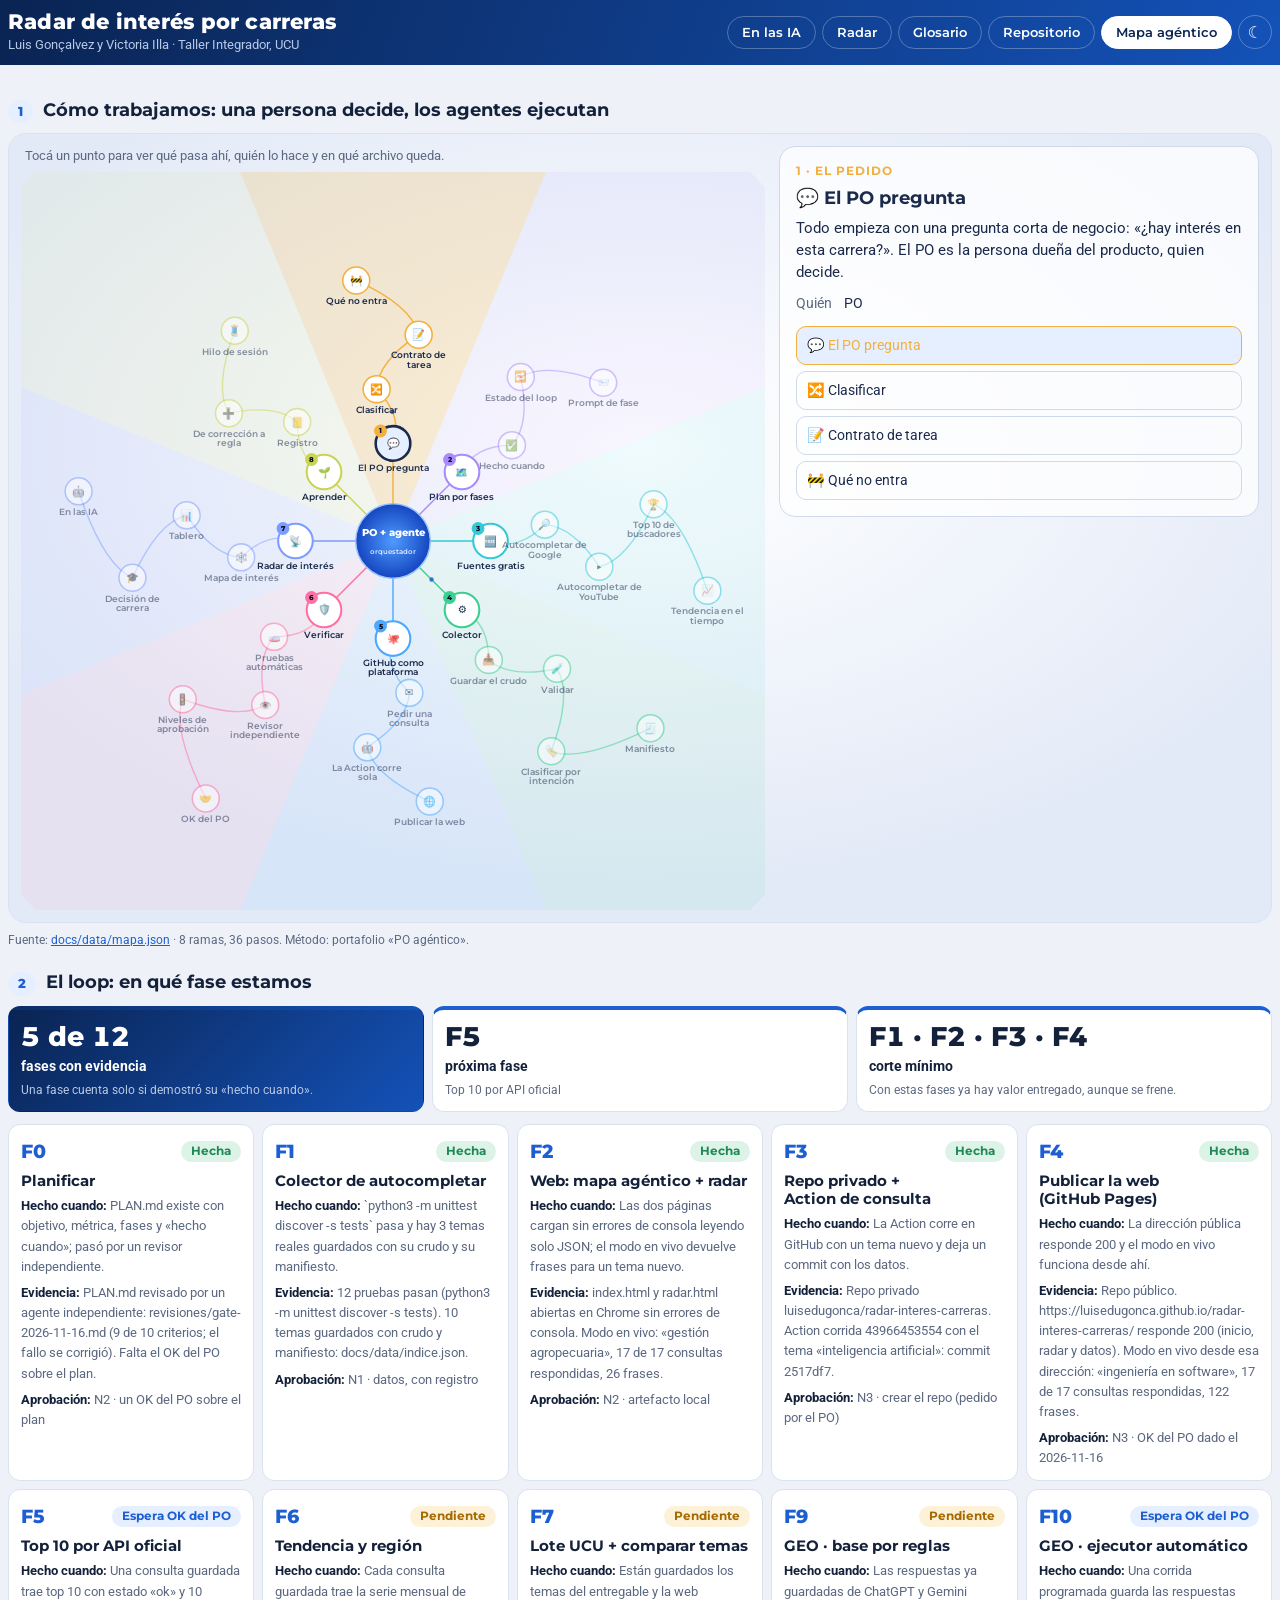
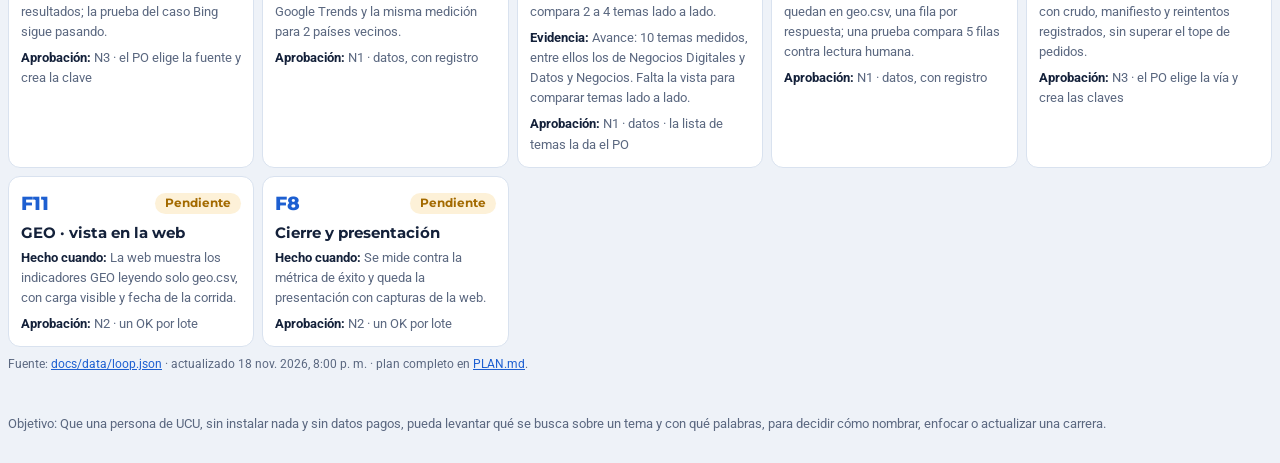
<file: docs/mapa.html>
<!doctype html>
<html lang="es">
<head>
<meta charset="utf-8">
<meta name="viewport" content="width=device-width, initial-scale=1">
<title>Mapa agéntico · Radar de interés por carreras</title>
<meta name="description" content="Cómo funciona el radar por dentro: fuentes, colector en Python, reglas, datos guardados, revisiones y fases del plan, en un mapa interactivo.">
<meta name="robots" content="index,follow,max-image-preview:large">
<link rel="canonical" href="https://luisedugonca.github.io/radar-interes-carreras/mapa.html">
<meta name="theme-color" content="#1d5fd1">
<link rel="icon" href="assets/icono.svg" type="image/svg+xml">
<link rel="icon" href="assets/icono-32.png" sizes="32x32" type="image/png">
<link rel="apple-touch-icon" href="assets/apple-touch-icon.png">
<link rel="manifest" href="site.webmanifest">
<meta property="og:type" content="website">
<meta property="og:locale" content="es_UY">
<meta property="og:site_name" content="Radar de interés por carreras">
<meta property="og:title" content="Mapa agéntico · Radar de interés por carreras">
<meta property="og:description" content="Cómo funciona el radar por dentro: fuentes, colector en Python, reglas, datos guardados, revisiones y fases del plan, en un mapa interactivo.">
<meta property="og:url" content="https://luisedugonca.github.io/radar-interes-carreras/mapa.html">
<meta property="og:image" content="https://luisedugonca.github.io/radar-interes-carreras/assets/og.jpg">
<meta property="og:image:width" content="1200">
<meta property="og:image:height" content="630">
<meta property="og:image:alt" content="Radar de interés por carreras: qué buscan estudiantes y familias en Uruguay">
<meta name="twitter:card" content="summary_large_image">
<meta name="twitter:title" content="Mapa agéntico · Radar de interés por carreras">
<meta name="twitter:description" content="Cómo funciona el radar por dentro: fuentes, colector en Python, reglas, datos guardados, revisiones y fases del plan, en un mapa interactivo.">
<meta name="twitter:image" content="https://luisedugonca.github.io/radar-interes-carreras/assets/og.jpg">
<script type="application/ld+json">{"@context":"https://schema.org","@graph":[{"@type":"WebSite","@id":"https://luisedugonca.github.io/radar-interes-carreras/#sitio","name":"Radar de interés por carreras","url":"https://luisedugonca.github.io/radar-interes-carreras/","inLanguage":"es-UY","description":"Herramienta gratuita y abierta para ver qué buscan estudiantes y familias en Uruguay sobre cada carrera.","author":[{"@type":"Person","name":"Luis Gonçalvez","url":"https://github.com/luisedugonca"},{"@type":"Person","name":"Victoria Illa"}]},{"@type":"WebPage","@id":"https://luisedugonca.github.io/radar-interes-carreras/mapa.html#pagina","name":"Mapa agéntico del radar","url":"https://luisedugonca.github.io/radar-interes-carreras/mapa.html","inLanguage":"es-UY","isPartOf":{"@id":"https://luisedugonca.github.io/radar-interes-carreras/#sitio"}}]}</script>
<link rel="preconnect" href="https://fonts.googleapis.com">
<link rel="preconnect" href="https://fonts.gstatic.com" crossorigin>
<link href="https://fonts.googleapis.com/css2?family=Montserrat:wght@600;700;800&family=Roboto:wght@400;500;700&display=swap" rel="stylesheet">
<link rel="stylesheet" href="assets/estilo.css?v=20261119k">
<script src="assets/tema.js?v=20261119k"></script>
</head>
<body aria-busy="true">
<header class="cab">
  <div class="cab-in">
    <div>
      <h1 id="sitio-titulo">Radar de interés por carreras</h1>
      <p id="sitio-equipo">Luis Gonçalvez y Victoria Illa · Taller Integrador, UCU</p>
    </div>
    <nav class="pest" aria-label="Secciones">
      <a href="ia.html">En las IA</a>
      <a href="radar.html">Radar</a>
      <a href="radar.html#glosario">Glosario</a>
      <a id="enl-repo" href="#">Repositorio</a>
      <a href="mapa.html" aria-current="page">Mapa agéntico</a>
      <button type="button" id="btn-tema" aria-label="Cambiar tema">☾</button>
    </nav>
  </div>
</header>

<main class="agentico">
  <div class="sec-t"><span class="n">1</span><h2>Cómo trabajamos: una persona decide, los agentes ejecutan</h2></div>
  <section class="noche" aria-label="Mapa agéntico">
    <div class="carga" id="carga" role="status" aria-live="polite">
      <div class="carga-caja"><span class="giro" aria-hidden="true"></span><b id="carga-t">Cargando el mapa…</b><small id="carga-s">Un momento</small>
        <div class="carga-barra"><i id="carga-i" style="width:35%"></i></div></div>
    </div>
    <div class="lienzo">
      <p class="ayuda-mapa">Tocá un punto para ver qué pasa ahí, quién lo hace y en qué archivo queda.</p>
      <svg id="mapa" class="mapa" viewBox="-575 -575 1150 1150" aria-label="Mapa radial del método de trabajo"></svg>
    </div>
    <aside class="ficha" id="ficha" aria-live="polite"><div class="et esq">Cargando</div><h3 class="esq">Cargando el paso</h3><p class="esq">cargando la descripción del paso del método de trabajo</p><ul class="pasos"><li><span class="esq" style="display:block;height:38px;border-radius:10px"></span></li><li><span class="esq" style="display:block;height:38px;border-radius:10px"></span></li><li><span class="esq" style="display:block;height:38px;border-radius:10px"></span></li><li><span class="esq" style="display:block;height:38px;border-radius:10px"></span></li></ul></aside>
  </section>
  <p class="fuente" id="fuente-mapa"><span class="esq">Cargando la fuente del mapa</span></p>

  <div class="sec-t"><span class="n">2</span><h2>El loop: en qué fase estamos</h2></div>
  <div class="kpis" id="loop-kpis"><div class="kpi"><div class="v esq">0 de 0</div><div class="t esq">cargando</div><div class="d esq">cargando el detalle</div></div><div class="kpi"><div class="v esq">0 de 0</div><div class="t esq">cargando</div><div class="d esq">cargando el detalle</div></div><div class="kpi"><div class="v esq">0 de 0</div><div class="t esq">cargando</div><div class="d esq">cargando el detalle</div></div></div>
  <div class="fases" id="fases" style="margin-top:12px"><article class="fase"><span class="id esq">F0</span><h3 class="esq">Cargando la fase</h3><p class="esq">cargando el «hecho cuando» de la fase</p><p class="esq">cargando la aprobación</p></article><article class="fase"><span class="id esq">F0</span><h3 class="esq">Cargando la fase</h3><p class="esq">cargando el «hecho cuando» de la fase</p><p class="esq">cargando la aprobación</p></article><article class="fase"><span class="id esq">F0</span><h3 class="esq">Cargando la fase</h3><p class="esq">cargando el «hecho cuando» de la fase</p><p class="esq">cargando la aprobación</p></article><article class="fase"><span class="id esq">F0</span><h3 class="esq">Cargando la fase</h3><p class="esq">cargando el «hecho cuando» de la fase</p><p class="esq">cargando la aprobación</p></article><article class="fase"><span class="id esq">F0</span><h3 class="esq">Cargando la fase</h3><p class="esq">cargando el «hecho cuando» de la fase</p><p class="esq">cargando la aprobación</p></article><article class="fase"><span class="id esq">F0</span><h3 class="esq">Cargando la fase</h3><p class="esq">cargando el «hecho cuando» de la fase</p><p class="esq">cargando la aprobación</p></article><article class="fase"><span class="id esq">F0</span><h3 class="esq">Cargando la fase</h3><p class="esq">cargando el «hecho cuando» de la fase</p><p class="esq">cargando la aprobación</p></article><article class="fase"><span class="id esq">F0</span><h3 class="esq">Cargando la fase</h3><p class="esq">cargando el «hecho cuando» de la fase</p><p class="esq">cargando la aprobación</p></article><article class="fase"><span class="id esq">F0</span><h3 class="esq">Cargando la fase</h3><p class="esq">cargando el «hecho cuando» de la fase</p><p class="esq">cargando la aprobación</p></article><article class="fase"><span class="id esq">F0</span><h3 class="esq">Cargando la fase</h3><p class="esq">cargando el «hecho cuando» de la fase</p><p class="esq">cargando la aprobación</p></article><article class="fase"><span class="id esq">F0</span><h3 class="esq">Cargando la fase</h3><p class="esq">cargando el «hecho cuando» de la fase</p><p class="esq">cargando la aprobación</p></article><article class="fase"><span class="id esq">F0</span><h3 class="esq">Cargando la fase</h3><p class="esq">cargando el «hecho cuando» de la fase</p><p class="esq">cargando la aprobación</p></article></div>
  <p class="fuente" id="fuente-loop"><span class="esq">Cargando la fuente del estado del plan</span></p>
</main>
<footer class="pie" id="pie"><span class="esq">Cargando el objetivo del plan</span></footer>

<script type="module">
import { renderMapa } from "./assets/mapa.js?v=20261119k";
import { leerJSON, esc, fecha } from "./assets/nucleo.js?v=20261119k";

const [mapa, loop, sitio] = await Promise.all([leerJSON("data/mapa.json"), leerJSON("data/loop.json"), leerJSON("data/sitio.json")]);
const repo = `https://github.com/${sitio.repo}`;
const enRepo = (ruta) => `${repo}/${ruta.endsWith("/") ? "tree" : "blob"}/${sitio.rama}/${ruta}`;

document.getElementById("sitio-titulo").textContent = sitio.titulo;
document.getElementById("sitio-equipo").textContent = sitio.equipo;
document.getElementById("enl-repo").href = repo;

const ficha = document.getElementById("ficha");
let control;
function mostrar(rama, nodo) {
  const fila = (t, v) => (v ? `<dt>${t}</dt><dd>${v}</dd>` : "");
  ficha.innerHTML = `
    <div class="et" style="color:${rama.color}">${esc(rama.titulo)}</div>
    <h3>${esc(nodo.icono)} ${esc(nodo.titulo)}</h3>
    <p>${esc(nodo.que)}</p>
    <dl>
      ${fila("Quién", esc(nodo.quien))}
      ${fila("Dónde queda", nodo.donde ? `<a href="${enRepo(nodo.donde)}">${esc(nodo.donde)}</a>` : "")}
      ${fila("Aprobación", esc(nodo.nivel))}
      ${fila("Estado", esc(nodo.estado))}
    </dl>
    <ul class="pasos" aria-label="Pasos de esta rama">
      ${rama.nodos.map((x) => `<li><button type="button" data-n="${esc(x.id)}" aria-pressed="${x.id === nodo.id}" style="color:${x.id === nodo.id ? rama.color : ""}">${esc(x.icono)} ${esc(x.titulo)}</button></li>`).join("")}
    </ul>`;
  ficha.querySelectorAll("button").forEach((b) => b.addEventListener("click", () => control.seleccionar(rama.id, b.dataset.n, true)));
}
control = renderMapa(document.getElementById("mapa"), mapa, mostrar);
control.seleccionar(mapa.ramas[0].id, mapa.ramas[0].nodos[0].id, true);
document.getElementById("fuente-mapa").innerHTML =
  `Fuente: <a href="${enRepo("docs/data/mapa.json")}">docs/data/mapa.json</a> · ${mapa.ramas.length} ramas, ${mapa.ramas.reduce((s, r) => s + r.nodos.length, 0)} pasos. Método: portafolio «PO agéntico».`;

// Estado del loop
const SELLO = { hecho: ["ok", "Hecha"], pendiente: ["pend", "Pendiente"], "espera-po": ["sup", "Espera OK del PO"] };
const hechas = loop.fases.filter((f) => f.estado === "hecho").length;
const siguiente = loop.fases.find((f) => f.estado !== "hecho");
document.getElementById("loop-kpis").innerHTML = `
  <div class="kpi dest"><div class="v">${hechas} de ${loop.fases.length}</div><div class="t">fases con evidencia</div><div class="d">Una fase cuenta solo si demostró su «hecho cuando».</div></div>
  <div class="kpi"><div class="v">${esc(siguiente ? siguiente.id : "—")}</div><div class="t">próxima fase</div><div class="d">${esc(siguiente ? siguiente.nombre : "Loop terminado")}</div></div>
  <div class="kpi"><div class="v">${esc(loop.corte_minimo.join(" · "))}</div><div class="t">corte mínimo</div><div class="d">Con estas fases ya hay valor entregado, aunque se frene.</div></div>`;
document.getElementById("fases").innerHTML = loop.fases.map((f) => {
  const [clase, texto] = SELLO[f.estado] ?? ["pend", f.estado];
  return `<article class="fase">
    <div style="display:flex;justify-content:space-between;align-items:center;gap:8px"><span class="id">${esc(f.id)}</span><span class="sello ${clase}">${texto}</span></div>
    <h3>${esc(f.nombre)}</h3>
    <p><b>Hecho cuando:</b> ${esc(f.hecho_cuando)}</p>
    ${f.evidencia ? `<p><b>Evidencia:</b> ${esc(f.evidencia)}</p>` : ""}
    <p><b>Aprobación:</b> ${esc(f.aprobacion)}</p>
  </article>`;
}).join("");
document.getElementById("fuente-loop").innerHTML =
  `Fuente: <a href="${enRepo("docs/data/loop.json")}">docs/data/loop.json</a> · actualizado ${esc(fecha(loop.actualizado_utc))} · plan completo en <a href="${enRepo("PLAN.md")}">PLAN.md</a>.`;
document.getElementById("pie").textContent = `Objetivo: ${loop.objetivo}`;
document.getElementById("carga").hidden = true;
document.body.removeAttribute("aria-busy");
</script>
</body>
</html>
</file>
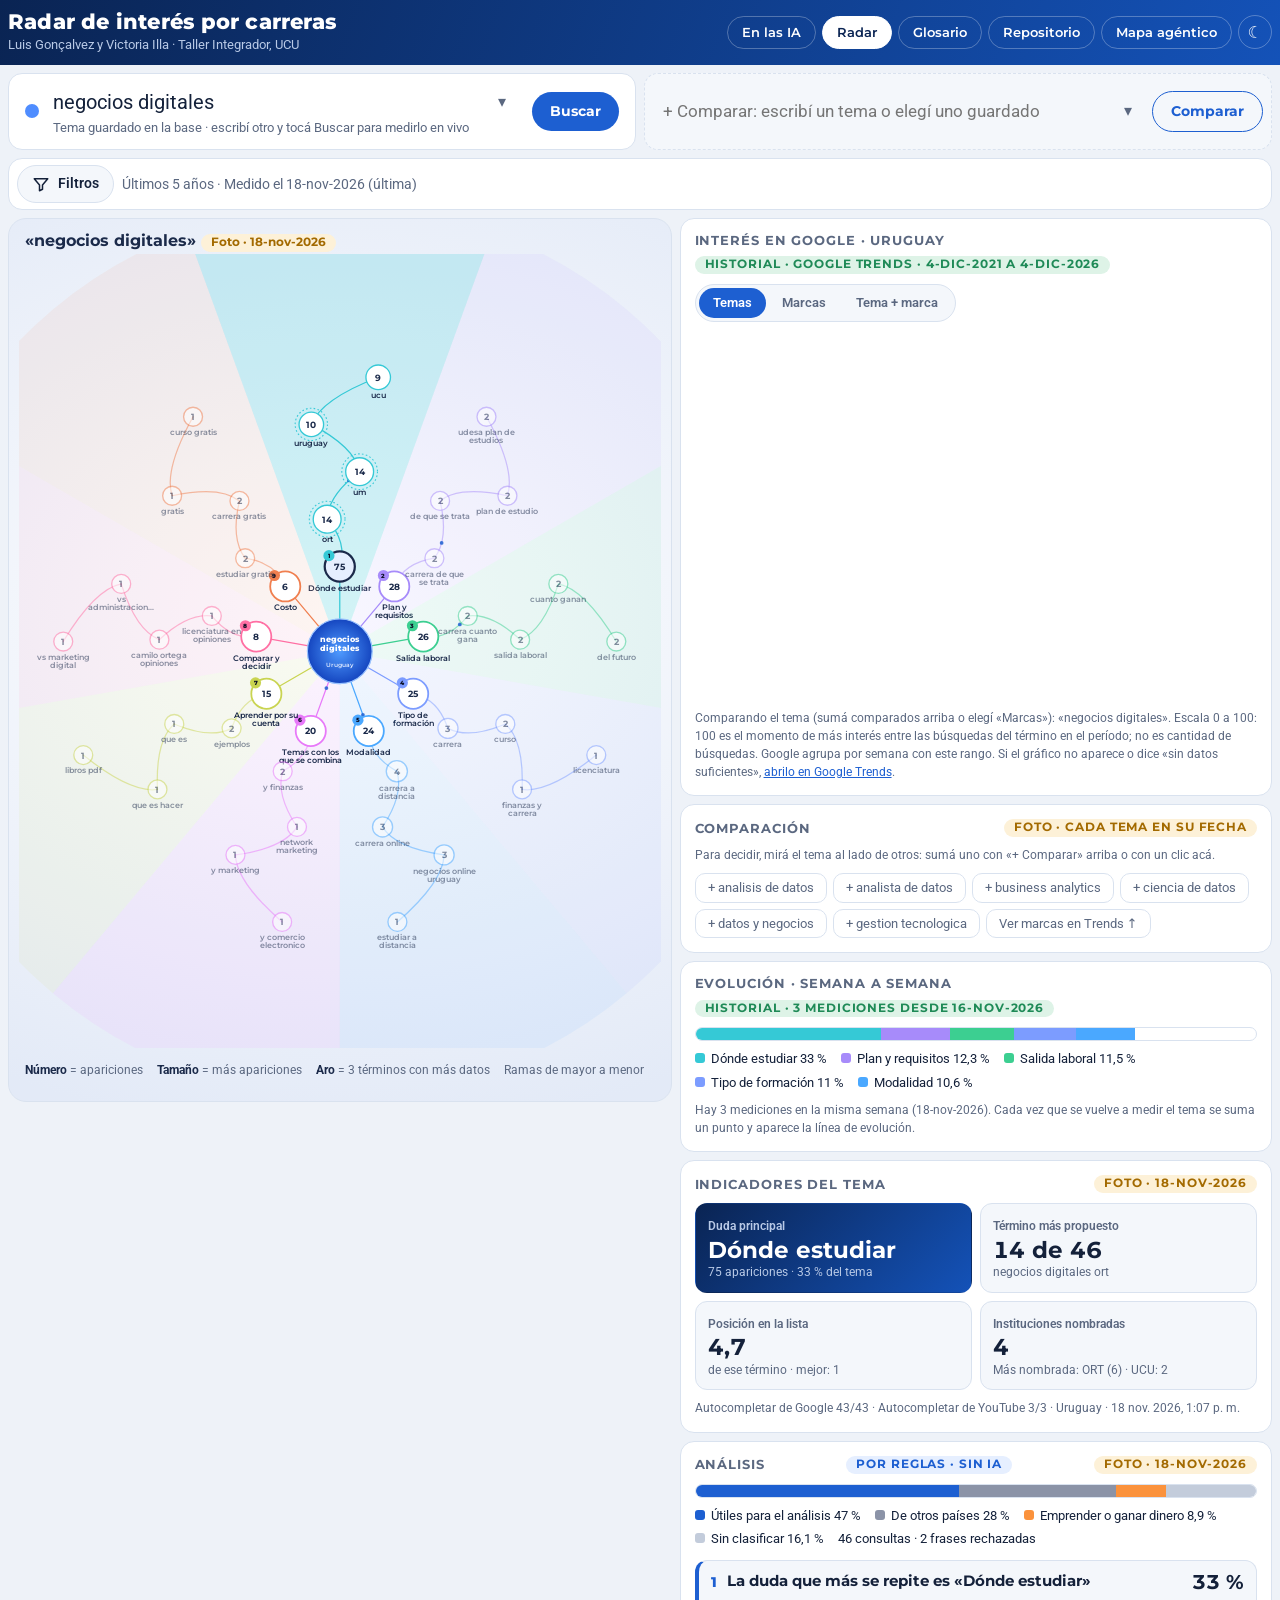
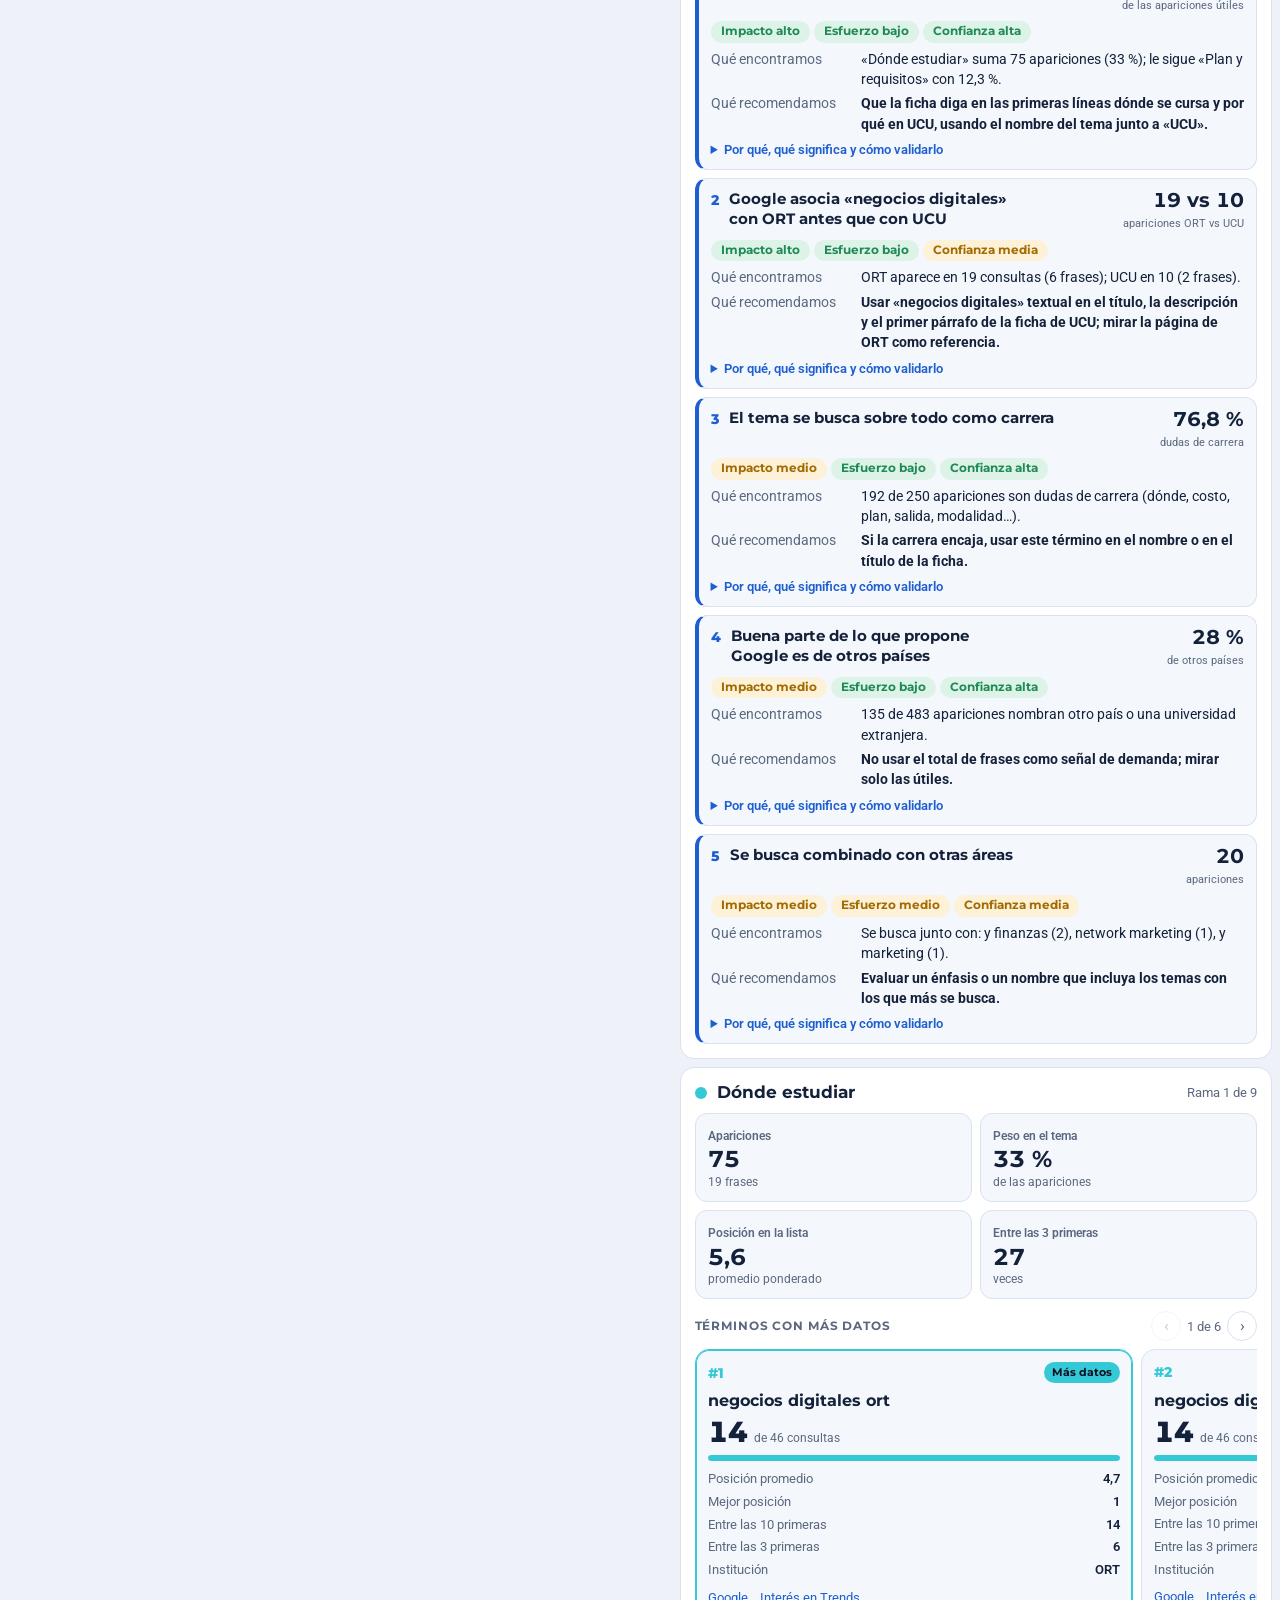
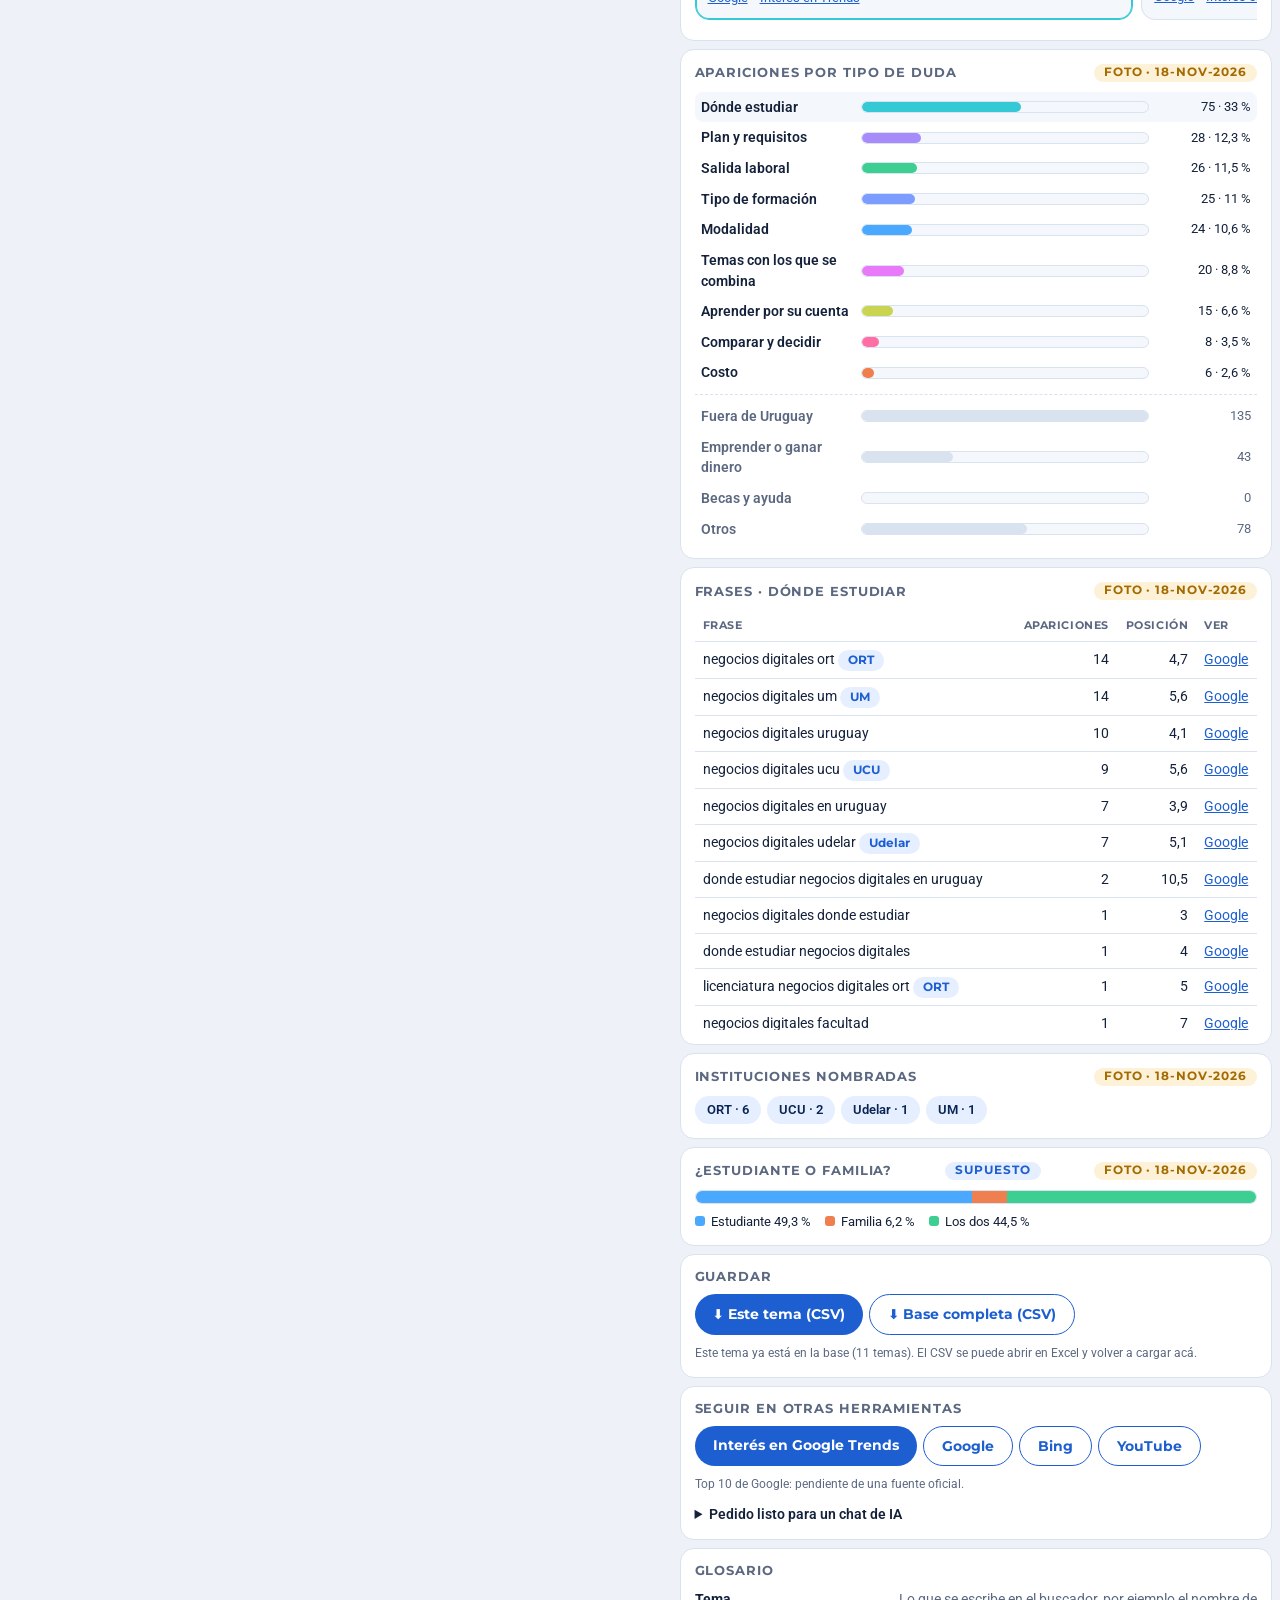
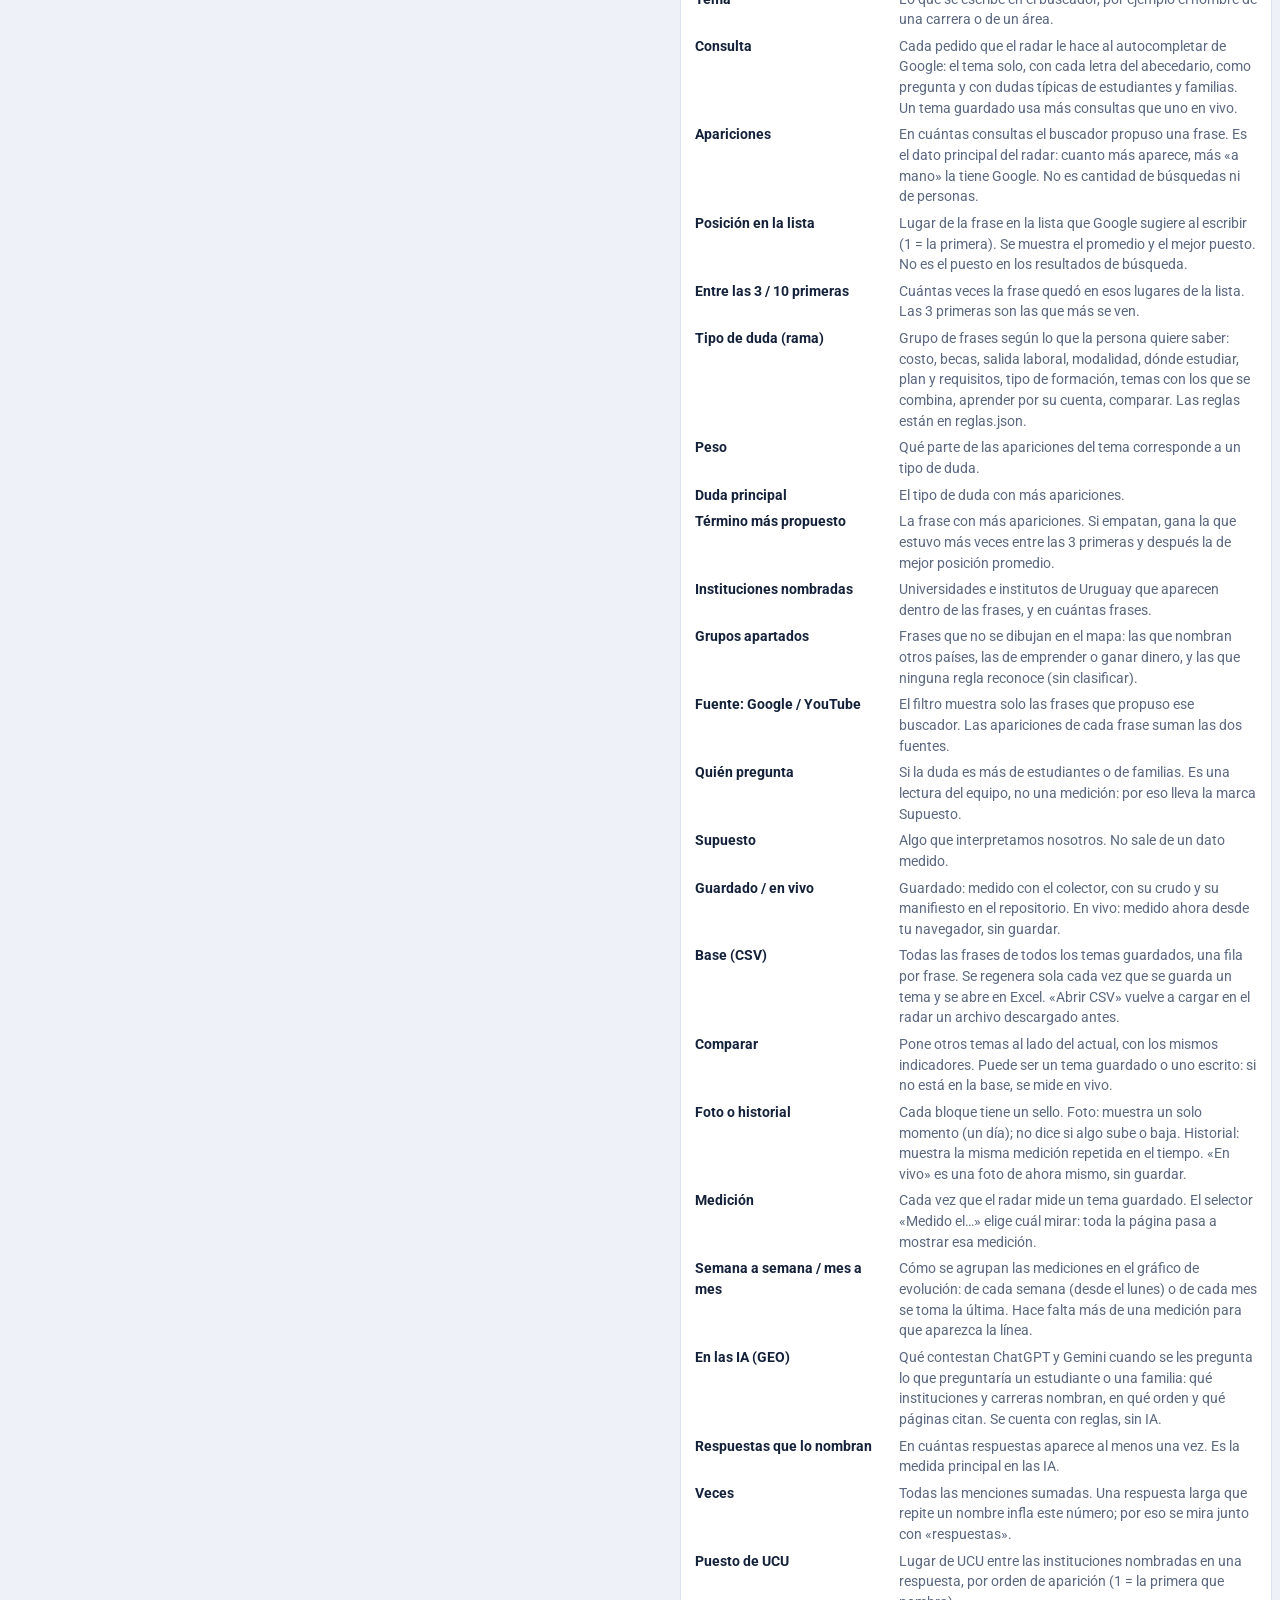
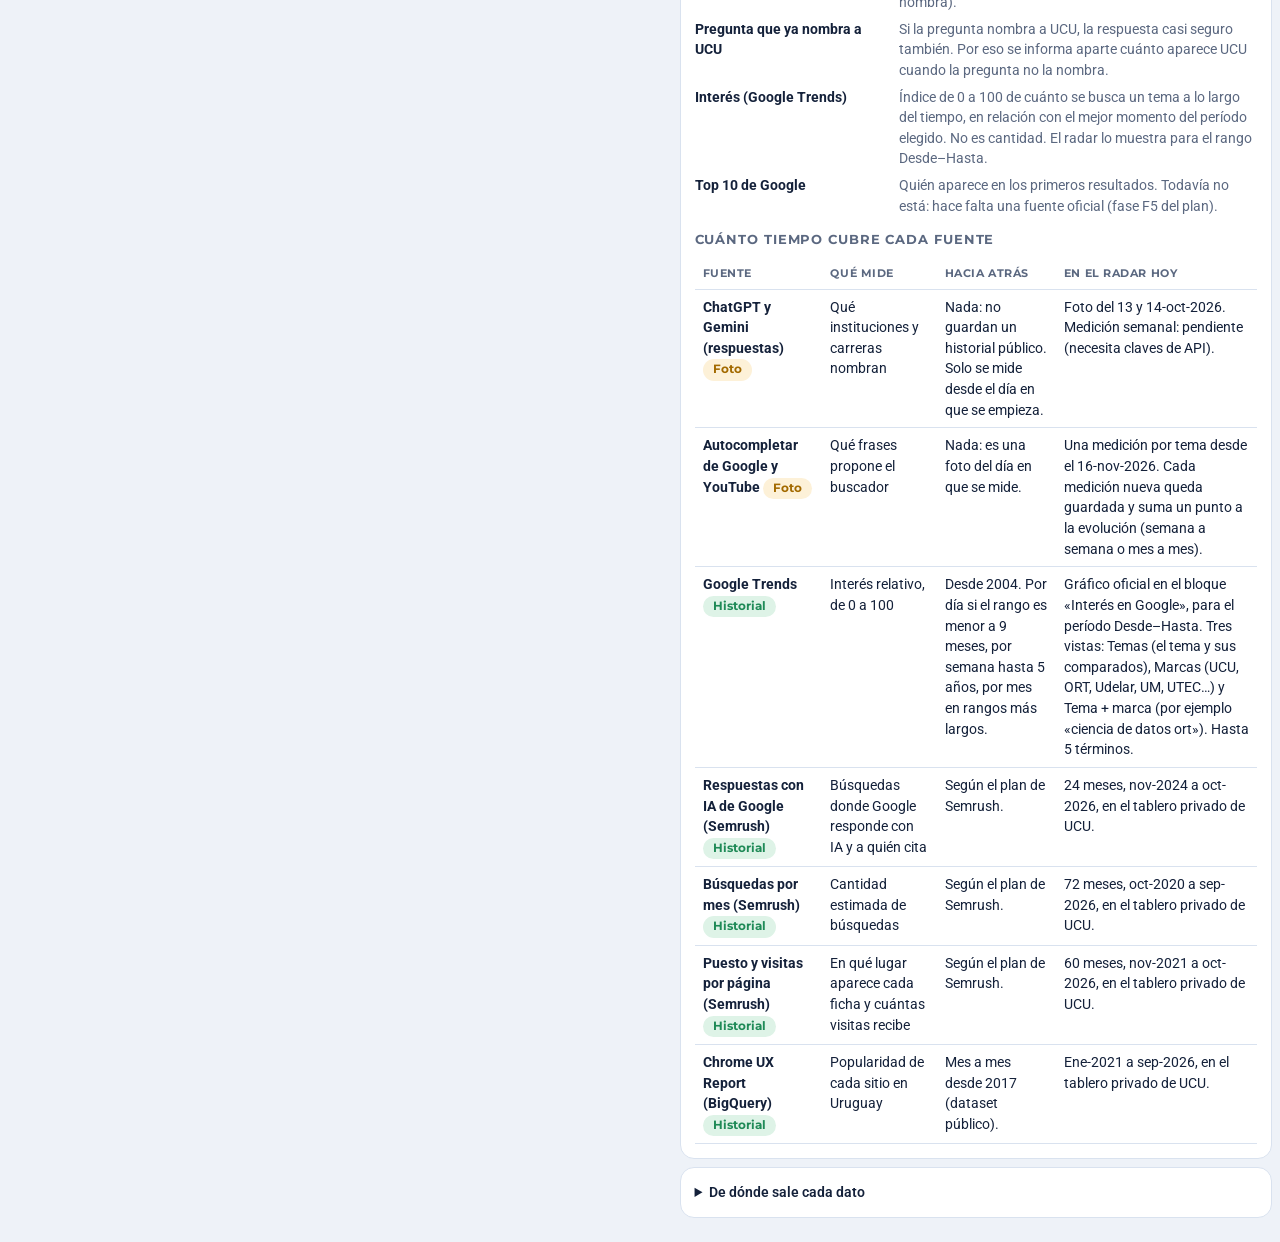
<file: docs/radar.html>
<!doctype html>
<html lang="es">
<head>
<meta charset="utf-8">
<meta name="viewport" content="width=device-width, initial-scale=1, viewport-fit=cover">
<title>Radar de interés por carreras · Qué se busca en Uruguay</title>
<meta name="description" content="Escribí una carrera y mirá qué buscan estudiantes y familias en Uruguay: dudas, frases de Google y YouTube, instituciones y tendencia en Trends.">
<meta name="robots" content="index,follow,max-image-preview:large">
<link rel="canonical" href="https://luisedugonca.github.io/radar-interes-carreras/radar.html">
<meta name="theme-color" content="#1d5fd1">
<link rel="icon" href="assets/icono.svg" type="image/svg+xml">
<link rel="icon" href="assets/icono-32.png" sizes="32x32" type="image/png">
<link rel="apple-touch-icon" href="assets/apple-touch-icon.png">
<link rel="manifest" href="site.webmanifest">
<meta property="og:type" content="website">
<meta property="og:locale" content="es_UY">
<meta property="og:site_name" content="Radar de interés por carreras">
<meta property="og:title" content="Radar de interés por carreras · Qué se busca en Uruguay">
<meta property="og:description" content="Escribí una carrera y mirá qué buscan estudiantes y familias en Uruguay: dudas, frases de Google y YouTube, instituciones y tendencia en Trends.">
<meta property="og:url" content="https://luisedugonca.github.io/radar-interes-carreras/radar.html">
<meta property="og:image" content="https://luisedugonca.github.io/radar-interes-carreras/assets/og.jpg">
<meta property="og:image:width" content="1200">
<meta property="og:image:height" content="630">
<meta property="og:image:alt" content="Radar de interés por carreras: qué buscan estudiantes y familias en Uruguay">
<meta name="twitter:card" content="summary_large_image">
<meta name="twitter:title" content="Radar de interés por carreras · Qué se busca en Uruguay">
<meta name="twitter:description" content="Escribí una carrera y mirá qué buscan estudiantes y familias en Uruguay: dudas, frases de Google y YouTube, instituciones y tendencia en Trends.">
<meta name="twitter:image" content="https://luisedugonca.github.io/radar-interes-carreras/assets/og.jpg">
<script type="application/ld+json">{"@context":"https://schema.org","@graph":[{"@type":"WebSite","@id":"https://luisedugonca.github.io/radar-interes-carreras/#sitio","name":"Radar de interés por carreras","url":"https://luisedugonca.github.io/radar-interes-carreras/","inLanguage":"es-UY","description":"Herramienta gratuita y abierta para ver qué buscan estudiantes y familias en Uruguay sobre cada carrera.","author":[{"@type":"Person","name":"Luis Gonçalvez","url":"https://github.com/luisedugonca"},{"@type":"Person","name":"Victoria Illa"}]},{"@type":"WebApplication","@id":"https://luisedugonca.github.io/radar-interes-carreras/radar.html#app","name":"Radar de interés por carreras","url":"https://luisedugonca.github.io/radar-interes-carreras/radar.html","applicationCategory":"EducationalApplication","operatingSystem":"Web","inLanguage":"es-UY","isAccessibleForFree":true,"offers":{"@type":"Offer","price":"0","priceCurrency":"USD"},"isPartOf":{"@id":"https://luisedugonca.github.io/radar-interes-carreras/#sitio"},"author":[{"@type":"Person","name":"Luis Gonçalvez","url":"https://github.com/luisedugonca"},{"@type":"Person","name":"Victoria Illa"}],"featureList":["Mapa radial de dudas por carrera","Comparación de hasta 4 temas","Filtro de período Desde–Hasta","Gráfico de Google Trends para Uruguay","Descarga y carga de CSV"]},{"@type":"Dataset","name":"Base de frases del radar de interés por carreras","description":"Frases que el autocompletar de Google y YouTube propone en Uruguay para cada tema de carrera, con apariciones, posición en la lista, tipo de duda e instituciones nombradas. Se vuelve a medir cada semana.","url":"https://luisedugonca.github.io/radar-interes-carreras/radar.html","sameAs":"https://github.com/luisedugonca/radar-interes-carreras","isAccessibleForFree":true,"inLanguage":"es-UY","creator":[{"@type":"Person","name":"Luis Gonçalvez","url":"https://github.com/luisedugonca"},{"@type":"Person","name":"Victoria Illa"}],"spatialCoverage":{"@type":"Place","name":"Uruguay"},"temporalCoverage":"2026-11-16/..","measurementTechnique":"Consultas al autocompletar público de Google y YouTube, clasificadas por reglas","keywords":["carreras","Uruguay","autocompletar","intención de búsqueda","educación superior"],"distribution":[{"@type":"DataDownload","encodingFormat":"text/csv","contentUrl":"https://luisedugonca.github.io/radar-interes-carreras/data/base.csv"}]}]}</script>
<link rel="preconnect" href="https://fonts.googleapis.com">
<link rel="preconnect" href="https://fonts.gstatic.com" crossorigin>
<link href="https://fonts.googleapis.com/css2?family=Montserrat:wght@600;700;800&family=Roboto:wght@400;500;700&display=swap" rel="stylesheet">
<link rel="stylesheet" href="assets/estilo.css?v=20261119k">
<script src="assets/tema.js?v=20261119k"></script>
</head>
<body aria-busy="true">
<header class="cab">
  <div class="cab-in">
    <div>
      <h1 id="sitio-titulo">Radar de interés por carreras</h1>
      <p id="sitio-equipo">Luis Gonçalvez y Victoria Illa · Taller Integrador, UCU</p>
    </div>
    <nav class="pest" aria-label="Secciones">
      <a href="ia.html">En las IA</a>
      <a href="radar.html" aria-current="page">Radar</a>
      <a href="#glosario">Glosario</a>
      <a id="enl-repo" href="#">Repositorio</a>
      <a href="mapa.html">Mapa agéntico</a>
      <button type="button" id="btn-tema" aria-label="Cambiar tema">☾</button>
    </nav>
  </div>
</header>

<form class="busc" id="form" autocomplete="off">
  <div class="temas-fila">
    <label class="term" style="--c:#4f8dff">
      <span class="punto" aria-hidden="true"></span>
      <span class="campo">
        <span class="caja-in"><input id="tema" maxlength="60" aria-label="Tema o carrera"></span>
        <small id="tema-sub">Tema guardado en la base · escribí otro y tocá Buscar para medirlo en vivo</small>
      </span>
      <button type="submit" class="btn" id="btn-buscar">Buscar</button>
    </label>
    <div class="comparar" id="comparar"><input class="mas" maxlength="60" placeholder="+ Comparar: escribí un tema o elegí uno guardado" aria-label="Agregar un tema para comparar" style="flex:1;min-width:200px;border:0;background:transparent" disabled></div>
  </div>
  <div class="filtros" id="filtros">
    <button type="button" class="btn-filtros" id="btn-filtros" aria-expanded="false" aria-controls="panel-filtros">
      <svg viewBox="0 0 24 24" width="18" height="18" aria-hidden="true"><path d="M3 5h18l-7 8.2V19l-4 2v-7.8L3 5z" fill="none" stroke="currentColor" stroke-width="2" stroke-linejoin="round"/></svg>
      Filtros<span class="cuenta" id="filtros-cuenta" hidden></span>
    </button>
    <span class="filtros-resumen" id="filtros-resumen">Últimos 5 años · Uruguay</span>
    <p class="estado" id="estado" role="status"></p>
    <div class="panel-filtros" id="panel-filtros" role="dialog" aria-label="Filtros" hidden>
      <section><h4><span class="sello hist">Historial</span> en el tiempo</h4>
        <div class="campos">
          <span class="campo-f"><small>Período</small><label class="pill" title="Período de los gráficos de historial (Evolución y Google Trends)"><select id="f-periodo" aria-label="Período">
      <option value="3m">Últimos 3 meses</option><option value="12m">Último año</option><option value="5y" selected>Últimos 5 años</option><option value="todo">Desde 2004</option><option value="medida">A medida</option></select></label></span>
          <span class="campo-f"><small>Desde – hasta</small><span class="pill rango" title="Desde y hasta: elegí cualquier día, mes o año"><input type="date" id="f-desde" min="2004-01-01" aria-label="Desde">–<input type="date" id="f-hasta" min="2004-01-01" aria-label="Hasta"></span></span>
          <span class="campo-f"><small>Evolución</small><label class="pill" title="Cómo agrupar las mediciones en el gráfico de evolución"><select id="f-gran" aria-label="Agrupar la evolución">
      <option value="semana">Semana a semana</option><option value="mes">Mes a mes</option><option value="todas">Cada medición</option></select></label></span>
        </div></section>
      <section><h4><span class="sello foto">Foto</span> un día</h4>
        <div class="campos">
          <span class="campo-f"><small>Medición</small><label class="pill" title="Elegí una medición guardada de este tema"><select id="f-medicion" aria-label="Medición"><option>Medido el 00-nov-2026</option></select></label></span>
          <span class="campo-f"><small>Tipo de duda</small><label class="pill"><select id="f-duda" aria-label="Tipo de duda"><option>Todos los tipos de duda</option></select></label></span>
          <span class="campo-f"><small>Fuente</small><label class="pill"><select id="f-fuente" aria-label="Fuente">
      <option value="todas">Google y YouTube</option>
      <option value="google">Solo Google</option>
      <option value="youtube">Solo YouTube</option>
    </select></label></span>
        </div></section>
      <section><h4>Datos</h4>
        <div class="campos"><button type="button" class="pill" id="btn-csv" title="Descarga las frases del tema actual en CSV (se abre en Excel)">⬇ Descargar CSV</button><label class="pill" title="Abrí un CSV que descargaste antes del radar">⬆ Abrir CSV<input type="file" id="in-csv" accept=".csv,.tsv,text/csv,text/tab-separated-values" hidden></label><span class="pill fija" title="Las consultas se hacen para Google Uruguay">País: Uruguay</span></div></section>
      <div class="panel-pie"><span class="pill fija leyenda-sellos" title="Cada bloque lleva uno de estos dos sellos"><span class="sello foto">Foto</span>un día<span class="sello hist">Historial</span>en el tiempo</span><span class="hueco"></span><button type="button" class="btn sec" id="filtros-restablecer">Restablecer</button><button type="button" class="btn" id="filtros-listo">Listo</button></div>
    </div>
  </div>
</form>

<div class="radar">
  <section class="escena" aria-label="Mapa de interés">
    <div class="carga" id="carga" role="status" aria-live="polite">
      <div class="carga-caja"><span class="giro" aria-hidden="true"></span><b id="carga-t">Cargando la base del radar…</b><small id="carga-s">Un momento</small>
        <div class="carga-barra"><i id="carga-i"></i></div></div>
    </div>
    <h2 id="t-mapa" data-sello="foto"><span class="esq">«cargando el tema»</span></h2>
    <svg id="mapa" class="mapa" viewBox="-575 -575 1150 1150" aria-label="Mapa radial de frases por tipo de duda"></svg>
    <p class="leyenda"><span><b>Número</b> = apariciones</span><span><b>Tamaño</b> = más apariciones</span><span><b>Aro</b> = 3 términos con más datos</span><span>Ramas de mayor a menor</span></p>
  </section>

  <div class="columna">
    <section class="bloque prioridad" id="b-trends">
      <h3 id="t-trends" data-sello="hist" data-sello-texto="Historial · Google Trends">Interés en Google · Uruguay</h3>
      <div class="trends-ctl">
        <div class="seg" role="group" aria-label="Qué comparar en Trends">
          <button type="button" data-modo="temas" aria-pressed="true">Temas</button><button type="button" data-modo="marcas" aria-pressed="false">Marcas</button><button type="button" data-modo="mixto" aria-pressed="false">Tema + marca</button>
        </div>
        <div class="atajos" id="trends-marcas" hidden></div>
      </div>
      <div class="trends-marco"><iframe id="trends" title="Interés a lo largo del tiempo en Google Trends, Uruguay" loading="lazy"></iframe></div>
      <p class="pie-b" id="trends-nota"></p>
    </section>

    <section class="bloque prioridad" id="b-comparar">
      <h3 data-sello="foto" data-sello-texto="Foto · cada tema en su fecha">Comparación</h3>
      <p class="pie-b" id="comparar-vacio" hidden></p>
      <div class="tabla-w"><table id="t-comparar"></table></div>
      <ul class="ley" id="ley-comparar"></ul>
    </section>

    <section class="bloque prioridad" id="b-evol">
      <h3 id="t-evol" data-sello="hist"><span class="esq">Evolución · semana a semana</span></h3>
      <div id="evol"><span class="esq" style="display:block;height:150px"></span></div>
      <p class="pie-b" id="evol-nota"><span class="esq">Cargando la historia de mediciones del tema</span></p>
    </section>

    <section class="bloque">
      <h3 data-sello="foto">Indicadores del tema</h3>
      <div class="kp4" id="kpis"><div><span class="et esq">Cargando dato</span><b class="esq">00,0</b><small class="esq">cargando el detalle</small></div><div><span class="et esq">Cargando dato</span><b class="esq">00,0</b><small class="esq">cargando el detalle</small></div><div><span class="et esq">Cargando dato</span><b class="esq">00,0</b><small class="esq">cargando el detalle</small></div><div><span class="et esq">Cargando dato</span><b class="esq">00,0</b><small class="esq">cargando el detalle</small></div></div>
      <p class="pie-b" id="f-kpis"><span class="esq">Cargando la fecha y la fuente de la medición del tema</span></p>
    </section>

    <section class="bloque">
      <h3 data-sello="foto">Análisis <span class="sello sup" title="Hallazgos armados por reglas fijas, sin IA, con la estructura del rol Analista de Datos Senior">por reglas · sin IA</span></h3>
      <div class="calidad" id="calidad"><div class="apilada esq"></div><ul class="ley"><li class="esq">Útiles para el análisis 00 %</li><li class="esq">De otros países 00 %</li><li class="esq">Sin clasificar 00 %</li></ul></div>
      <div class="hallazgos" id="hallazgos"><article class="hall esq-hall"><div class="hall-cab"><span class="hall-n esq">1</span><h4 class="esq">Cargando el hallazgo del análisis</h4><div class="hall-cifra"><b class="esq">00 %</b></div></div><div class="hall-sellos"><span class="sello esq">Impacto alto</span><span class="sello esq">Esfuerzo bajo</span><span class="sello esq">Confianza alta</span></div><dl><dt class="esq">Qué encontramos</dt><dd class="esq">cargando la evidencia medida del radar</dd><dt class="esq">Qué recomendamos</dt><dd class="esq">cargando la recomendación</dd></dl></article><article class="hall esq-hall"><div class="hall-cab"><span class="hall-n esq">1</span><h4 class="esq">Cargando el hallazgo del análisis</h4><div class="hall-cifra"><b class="esq">00 %</b></div></div><div class="hall-sellos"><span class="sello esq">Impacto alto</span><span class="sello esq">Esfuerzo bajo</span><span class="sello esq">Confianza alta</span></div><dl><dt class="esq">Qué encontramos</dt><dd class="esq">cargando la evidencia medida del radar</dd><dt class="esq">Qué recomendamos</dt><dd class="esq">cargando la recomendación</dd></dl></article><article class="hall esq-hall"><div class="hall-cab"><span class="hall-n esq">1</span><h4 class="esq">Cargando el hallazgo del análisis</h4><div class="hall-cifra"><b class="esq">00 %</b></div></div><div class="hall-sellos"><span class="sello esq">Impacto alto</span><span class="sello esq">Esfuerzo bajo</span><span class="sello esq">Confianza alta</span></div><dl><dt class="esq">Qué encontramos</dt><dd class="esq">cargando la evidencia medida del radar</dd><dt class="esq">Qué recomendamos</dt><dd class="esq">cargando la recomendación</dd></dl></article></div>
    </section>

    <section class="bloque" id="rama"><div class="rama-cab"><span class="bola esq"></span><h4 class="esq">Cargando</h4></div><div class="kp4"><div><span class="et esq">Cargando dato</span><b class="esq">00,0</b><small class="esq">cargando el detalle</small></div><div><span class="et esq">Cargando dato</span><b class="esq">00,0</b><small class="esq">cargando el detalle</small></div><div><span class="et esq">Cargando dato</span><b class="esq">00,0</b><small class="esq">cargando el detalle</small></div><div><span class="et esq">Cargando dato</span><b class="esq">00,0</b><small class="esq">cargando el detalle</small></div></div><div class="carr-cab"><h4 class="esq">Cargando términos</h4></div><div class="carr"><article class="tarj esq-tarj"><div class="fila-t"><span class="rk esq">#1</span></div><h5 class="esq">cargando el término</h5><div class="big esq">00</div><div class="riel esq"></div><dl><dt class="esq">cargando</dt><dd class="esq">0</dd><dt class="esq">cargando</dt><dd class="esq">0</dd><dt class="esq">cargando</dt><dd class="esq">0</dd><dt class="esq">cargando</dt><dd class="esq">0</dd></dl></article><article class="tarj esq-tarj"><div class="fila-t"><span class="rk esq">#1</span></div><h5 class="esq">cargando el término</h5><div class="big esq">00</div><div class="riel esq"></div><dl><dt class="esq">cargando</dt><dd class="esq">0</dd><dt class="esq">cargando</dt><dd class="esq">0</dd><dt class="esq">cargando</dt><dd class="esq">0</dd><dt class="esq">cargando</dt><dd class="esq">0</dd></dl></article></div></section>

    <section class="bloque">
      <h3 data-sello="foto">Apariciones por tipo de duda</h3>
      <div id="barras"><div class="fila-b"><span class="nom esq">Cargando</span><span class="riel esq"></span><span class="val esq">00 · 0 %</span></div><div class="fila-b"><span class="nom esq">Cargando</span><span class="riel esq"></span><span class="val esq">00 · 0 %</span></div><div class="fila-b"><span class="nom esq">Cargando</span><span class="riel esq"></span><span class="val esq">00 · 0 %</span></div><div class="fila-b"><span class="nom esq">Cargando</span><span class="riel esq"></span><span class="val esq">00 · 0 %</span></div><div class="fila-b"><span class="nom esq">Cargando</span><span class="riel esq"></span><span class="val esq">00 · 0 %</span></div><div class="fila-b"><span class="nom esq">Cargando</span><span class="riel esq"></span><span class="val esq">00 · 0 %</span></div><div class="fila-b"><span class="nom esq">Cargando</span><span class="riel esq"></span><span class="val esq">00 · 0 %</span></div><div class="fila-b"><span class="nom esq">Cargando</span><span class="riel esq"></span><span class="val esq">00 · 0 %</span></div><div class="fila-b"><span class="nom esq">Cargando</span><span class="riel esq"></span><span class="val esq">00 · 0 %</span></div></div>
    </section>

    <section class="bloque">
      <h3 id="t-lista" data-sello="foto">Frases</h3>
      <div class="tabla-w alta"><table><thead><tr><th>Frase</th><th class="n">Apariciones</th><th class="n">Posición</th><th>Ver</th></tr></thead><tbody id="lista"><tr><td><span class="esq">            </span></td><td><span class="esq">            </span></td><td><span class="esq">            </span></td><td><span class="esq">            </span></td></tr><tr><td><span class="esq">            </span></td><td><span class="esq">            </span></td><td><span class="esq">            </span></td><td><span class="esq">            </span></td></tr><tr><td><span class="esq">            </span></td><td><span class="esq">            </span></td><td><span class="esq">            </span></td><td><span class="esq">            </span></td></tr><tr><td><span class="esq">            </span></td><td><span class="esq">            </span></td><td><span class="esq">            </span></td><td><span class="esq">            </span></td></tr><tr><td><span class="esq">            </span></td><td><span class="esq">            </span></td><td><span class="esq">            </span></td><td><span class="esq">            </span></td></tr><tr><td><span class="esq">            </span></td><td><span class="esq">            </span></td><td><span class="esq">            </span></td><td><span class="esq">            </span></td></tr><tr><td><span class="esq">            </span></td><td><span class="esq">            </span></td><td><span class="esq">            </span></td><td><span class="esq">            </span></td></tr><tr><td><span class="esq">            </span></td><td><span class="esq">            </span></td><td><span class="esq">            </span></td><td><span class="esq">            </span></td></tr></tbody></table></div>
    </section>

    <section class="bloque">
      <h3 data-sello="foto">Instituciones nombradas</h3>
      <ul class="chips" id="inst"><li class="esq">UCU · 0</li><li class="esq">UCU · 0</li><li class="esq">UCU · 0</li><li class="esq">UCU · 0</li><li class="esq">UCU · 0</li></ul>
    </section>

    <section class="bloque">
      <h3 data-sello="foto">¿Estudiante o familia? <span class="sello sup">Supuesto</span></h3>
      <div class="apilada esq" id="quien-barra" role="img"></div>
      <ul class="ley" id="quien-ley"><li class="esq">Estudiante 00 %</li><li class="esq">Familia 00 %</li><li class="esq">Los dos 00 %</li></ul>
    </section>

    <section class="bloque">
      <h3>Guardar</h3>
      <div class="enl" id="guardar"><span class="btn esq">Cargando enlace</span><span class="btn esq">Cargando enlace</span></div>
      <p class="pie-b" id="guardar-nota"><span class="esq">Cargando cómo guardar este tema en la base o descargarlo</span></p>
    </section>

    <section class="bloque">
      <h3>Seguir en otras herramientas</h3>
      <div class="enl" id="enlaces"><span class="btn esq">Cargando enlace</span><span class="btn esq">Cargando enlace</span><span class="btn esq">Cargando enlace</span><span class="btn esq">Cargando enlace</span></div>
      <p class="pie-b" id="top-pend"><span class="esq">Cargando</span></p>
      <details style="margin-top:10px">
        <summary>Pedido listo para un chat de IA</summary>
        <div class="enl" style="margin-top:8px"><button class="btn" type="button" id="btn-chat">Copiar pedido</button><span class="pie-b" id="estado-chat" role="status"></span></div>
        <textarea id="pedido-chat" readonly aria-label="Pedido para el chat de IA"></textarea>
      </details>
    </section>

    <section class="bloque" id="glosario">
      <h3>Glosario</h3>
      <dl class="glosario" id="glos"><dt class="esq">Cargando</dt><dd class="esq">cargando la definición del término del glosario</dd><dt class="esq">Cargando</dt><dd class="esq">cargando la definición del término del glosario</dd><dt class="esq">Cargando</dt><dd class="esq">cargando la definición del término del glosario</dd><dt class="esq">Cargando</dt><dd class="esq">cargando la definición del término del glosario</dd><dt class="esq">Cargando</dt><dd class="esq">cargando la definición del término del glosario</dd><dt class="esq">Cargando</dt><dd class="esq">cargando la definición del término del glosario</dd><dt class="esq">Cargando</dt><dd class="esq">cargando la definición del término del glosario</dd><dt class="esq">Cargando</dt><dd class="esq">cargando la definición del término del glosario</dd></dl>
      <h3 style="margin-top:16px" id="t-temp"><span class="esq">Cuánto tiempo cubre cada fuente</span></h3>
      <div class="tabla-w"><table id="temp"><tbody><tr><td><span class="esq">            </span></td><td><span class="esq">            </span></td><td><span class="esq">            </span></td><td><span class="esq">            </span></td></tr><tr><td><span class="esq">            </span></td><td><span class="esq">            </span></td><td><span class="esq">            </span></td><td><span class="esq">            </span></td></tr><tr><td><span class="esq">            </span></td><td><span class="esq">            </span></td><td><span class="esq">            </span></td><td><span class="esq">            </span></td></tr><tr><td><span class="esq">            </span></td><td><span class="esq">            </span></td><td><span class="esq">            </span></td><td><span class="esq">            </span></td></tr><tr><td><span class="esq">            </span></td><td><span class="esq">            </span></td><td><span class="esq">            </span></td><td><span class="esq">            </span></td></tr><tr><td><span class="esq">            </span></td><td><span class="esq">            </span></td><td><span class="esq">            </span></td><td><span class="esq">            </span></td></tr><tr><td><span class="esq">            </span></td><td><span class="esq">            </span></td><td><span class="esq">            </span></td><td><span class="esq">            </span></td></tr></tbody></table></div>
    </section>

    <section class="bloque">
      <details>
        <summary>De dónde sale cada dato</summary>
        <div class="tabla-w" style="margin-top:8px"><table><tbody id="linaje"></tbody></table></div>
      </details>
    </section>
  </div>
</div>

<script type="module">
import { renderMapa } from "./assets/mapa.js?v=20261119k";
import { hallazgos, calidad } from "./assets/analisis.js?v=20261119k";
import { sellar, sugeridor, leerJSON, consultaEnVivo, consultaAMapa, ordenFrase, normalizar, esc, num, fecha, consultaAFilas, filasACSV, csvAConsultas } from "./assets/nucleo.js?v=20261119k";

const $ = (id) => document.getElementById(id);
/* ---------- Carga visible ---------- */
let cargaInicio = 0;
function carga(titulo, n, total) {
  const c = $("carga");
  if (!titulo) { c.hidden = true; document.body.removeAttribute("aria-busy"); return; }
  if (c.hidden) cargaInicio = performance.now();
  c.hidden = false; document.body.setAttribute("aria-busy", "true");
  $("carga-t").textContent = titulo;
  if (n && total) {
    const pasado = (performance.now() - cargaInicio) / 1000, resta = Math.max(0, Math.round((pasado / n) * (total - n)));
    $("carga-s").textContent = `${n} de ${total} consultas · faltan unos ${resta} s`;
    $("carga-i").style.width = `${(100 * n) / total}%`;
  } else { $("carga-s").textContent = "Un momento"; $("carga-i").style.width = "35%"; }
}
carga("Cargando la base del radar…");
const [reglas, indice, sitio, glosario, rol] = await Promise.all([...["data/reglas.json", "data/indice.json", "data/sitio.json", "data/glosario.json"].map(leerJSON),
  fetch("data/rol-analista.md").then((r) => (r.ok ? r.text() : ""))]);
const repo = `https://github.com/${sitio.repo}`;
$("sitio-titulo").textContent = sitio.titulo;
$("sitio-equipo").textContent = sitio.equipo;
$("enl-repo").href = repo;
$("glos").innerHTML = glosario.terminos.map((t) => `<dt>${esc(t.termino)}</dt><dd>${esc(t.que_es)}</dd>`).join("");
$("t-temp").textContent = glosario.temporalidad.titulo;
$("temp").innerHTML = `<thead><tr><th>Fuente</th><th>Qué mide</th><th>Hacia atrás</th><th>En el radar hoy</th></tr></thead><tbody>${glosario.temporalidad.fuentes.map((f) =>
  `<tr><td><b>${esc(f.fuente)}</b> <span class="sello ${f.tipo === "foto" ? "foto" : "hist"}">${f.tipo === "foto" ? "Foto" : "Historial"}</span></td><td>${esc(f.mide)}</td><td>${esc(f.hacia_atras)}</td><td>${esc(f.en_el_radar)}</td></tr>`).join("")}</tbody>`;

const APARTE = ["otros", "fuera_uy", "emprender"];
const COLOR_TEMA = ["#4f8dff", "#f0a04a", "#3fd0bb", "#c58cf0"];
const QUIEN = { estudiante: ["Estudiante", "#4aa8ff"], familia: ["Familia", "#f07f4f"], ambos: ["Los dos", "#3ccf91"] };
const cache = new Map();
let base = null, comparados = [], control = null, ramasMapa = [], ramaSel = null;
const locales = [];   // temas abiertos desde un CSV propio (solo en este navegador)
const filtro = { duda: "todas", fuente: "todas" };

/* ---------- Datos derivados ---------- */
const consultasDe = (c) => c.fuentes.reduce((t, f) => t + f.con_respuesta, 0);
function filtrar(c) {
  const intenciones = c.intenciones.map((i) => {
    const sug = i.sugerencias.filter((s) => filtro.fuente === "todas" || (s.fuentes ?? ["google"]).includes(filtro.fuente));
    return { ...i, sugerencias: sug, total: sug.length,
      apariciones_total: sug.reduce((t, s) => t + s.apariciones, 0), veces_top3_total: sug.reduce((t, s) => t + (s.veces_top3 ?? 0), 0) };
  });
  const util = intenciones.filter((i) => !APARTE.includes(i.id));
  const apTotal = util.reduce((t, i) => t + i.apariciones_total, 0);
  intenciones.forEach((i) => { i.peso = apTotal && !APARTE.includes(i.id) ? (100 * i.apariciones_total) / apTotal : 0; });
  return { ...c, intenciones };
}
const utiles = (c) => c.intenciones.filter((i) => !APARTE.includes(i.id) && i.total > 0);
const posRama = (i) => { const ap = i.sugerencias.reduce((t, s) => t + (s.pos_promedio != null ? s.apariciones : 0), 0);
  return ap ? i.sugerencias.reduce((t, s) => t + (s.pos_promedio ?? 0) * s.apariciones, 0) / ap : null; };
function resumen(c) {
  const u = utiles(c);
  const duda = [...u].sort((a, b) => b.apariciones_total - a.apariciones_total)[0];
  const termino = u.flatMap((i) => i.sugerencias.map((s) => ({ ...s, rama: i.nombre }))).sort(ordenFrase)[0];
  const inst = {};
  u.forEach((i) => i.sugerencias.forEach((s) => (s.instituciones ?? []).forEach((id) => { inst[id] = (inst[id] ?? 0) + 1; })));
  const instituciones = Object.entries(inst).map(([id, n]) => ({ id, n })).sort((a, b) => b.n - a.n || a.id.localeCompare(b.id));
  return { duda, termino, instituciones, consultas: consultasDe(c) };
}
const p1 = (v) => (v == null ? "—" : num(Math.round(v * 10) / 10));

/* ---------- Buscador ---------- */
function pintarBuscador() {
  $("tema").value = base.tema;
  $("tema-sub").textContent = base.en_vivo ? "En vivo · sin guardar: descargalo o guardalo en la base" : base.origen ? "Abierto desde tu archivo CSV" : "Tema guardado en la base · escribí otro y tocá Buscar para medirlo en vivo";
  const med = $("f-medicion");
  if (base.en_vivo || base.origen || !serie?.mediciones.length) {
    med.innerHTML = `<option>${base.en_vivo ? "Medido ahora" : base.origen ? "Desde tu archivo" : `Medido el ${dia(base.generado_utc)}`}</option>`; med.disabled = true;
  } else {
    const ult = serie.mediciones.at(-1).run_id;
    med.innerHTML = [...serie.mediciones].reverse().map((m) => `<option value="${esc(m.run_id)}"${m.run_id === base.run_id ? " selected" : ""}>Medido el ${dia(m.fecha_utc)}${m.run_id === ult ? " (última)" : ""}</option>`).join("");
    med.disabled = serie.mediciones.length < 2;
    med.title = serie.mediciones.length < 2 ? "Hay una sola medición de este tema" : "Elegí una medición guardada de este tema";
  }
  $("comparar").innerHTML = comparados.map((c, k) => `<span class="chip-t" style="--c:${COLOR_TEMA[k + 1]}"><span class="punto"></span>${esc(c.tema)}${c.en_vivo ? ' <span class="sello sup">en vivo</span>' : c.origen ? ' <span class="sello sup">archivo</span>' : ""}<button type="button" data-q="${esc(c.slug)}" aria-label="Quitar ${esc(c.tema)}">×</button></span>`).join("")
    + (comparados.length < 3 ? `<span class="caja-in" style="flex:1;min-width:180px"><input class="mas" id="in-comparar" maxlength="60" placeholder="+ Comparar: escribí un tema o elegí uno guardado" aria-label="Agregar un tema para comparar" style="flex:1;min-width:0;border:0;background:transparent"></span><button type="button" class="btn sec" id="btn-comparar">Comparar</button>`
      : '<span class="pie-b">Máximo 3 temas para comparar: quitá uno con ×.</span>');
  $("comparar").querySelectorAll("button[data-q]").forEach((b) => b.addEventListener("click", () => { comparados = comparados.filter((c) => c.slug !== b.dataset.q); actualizarURL(); pintarBuscador(); pintarComparar(); }));
  const campo = $("in-comparar");
  if (campo) {
    const agregar = async () => {
      const v = campo.value.trim();
      if (!v) { $("estado").textContent = "Escribí un tema para comparar o elegí uno de la lista."; campo.focus(); return; }
      campo.disabled = true; $("btn-comparar").disabled = true;
      await agregarComparado(v);
    };
    sugeridor(campo, () => opcionesTemas().filter((o) => o.tema !== base.tema && !comparados.some((c) => c.tema === o.tema)), () => agregar());
    campo.addEventListener("keydown", (ev) => { if (ev.key === "Enter") { ev.preventDefault(); agregar(); } });
    $("btn-comparar").addEventListener("click", agregar);
  }
  const ramas = base.intenciones.filter((i) => !APARTE.includes(i.id) && i.total > 0);
  if (!ramas.some((i) => i.id === filtro.duda)) filtro.duda = "todas";
  $("f-duda").innerHTML = `<option value="todas">Todos los tipos de duda</option>` + ramas.map((i) => `<option value="${i.id}"${i.id === filtro.duda ? " selected" : ""}>${esc(i.nombre)}</option>`).join("");
}

/* ---------- Mapa y panel de la rama ---------- */
function pintarRama(rama, nodo) {
  ramaSel = rama.id;
  const i = rama.intencion, s = nodo?.sugerencia, N = consultasDe(base);
  const top = i.sugerencias.slice(0, 6), mx = Math.max(1, ...top.map((x) => x.apariciones));
  const elegida = s ? Math.max(0, top.findIndex((x) => x.texto === s.texto)) : 0;
  const el = $("rama");
  el.style.setProperty("--c", rama.color);
  el.innerHTML = `
    <div class="rama-cab"><span class="bola"></span><h4>${esc(i.nombre)}</h4><small>Rama ${ramasMapa.indexOf(rama) + 1} de ${ramasMapa.length}</small></div>
    <div class="kp4">
      <div><span class="et">Apariciones</span><b>${num(i.apariciones_total)}</b><small>${num(i.total)} frases</small></div>
      <div><span class="et">Peso en el tema</span><b>${p1(i.peso)} %</b><small>de las apariciones</small></div>
      <div><span class="et">Posición en la lista</span><b>${p1(posRama(i))}</b><small>promedio ponderado</small></div>
      <div><span class="et">Entre las 3 primeras</span><b>${num(i.veces_top3_total)}</b><small>veces</small></div>
    </div>
    <div class="carr-cab"><h4>Términos con más datos</h4><div class="carr-nav"><button type="button" id="c-ant" aria-label="Término anterior">‹</button><span id="c-pos"></span><button type="button" id="c-sig" aria-label="Término siguiente">›</button></div></div>
    <div class="carr" id="carr" tabindex="0" aria-label="Términos de la rama, del que tiene más datos al que tiene menos">
      ${top.map((x, k) => { const q = encodeURIComponent(x.texto); return `<article class="tarj${k === elegida ? " sel" : ""}" data-k="${k}">
        <div class="fila-t"><span class="rk">#${k + 1}</span>${k === 0 ? '<span class="dst">Más datos</span>' : ""}</div>
        <h5>${esc(x.texto)}</h5>
        <div class="big">${num(x.apariciones)}<small>de ${num(N)} consultas</small></div>
        <div class="riel"><i style="width:${(100 * x.apariciones) / mx}%"></i></div>
        <dl><dt>Posición promedio</dt><dd>${p1(x.pos_promedio)}</dd><dt>Mejor posición</dt><dd>${x.pos_mejor ?? "—"}</dd>
          <dt>Entre las 10 primeras</dt><dd>${num(x.veces_top10 ?? 0)}</dd><dt>Entre las 3 primeras</dt><dd>${num(x.veces_top3 ?? 0)}</dd>
          ${x.instituciones?.length ? `<dt>Institución</dt><dd>${esc(x.instituciones.join(", "))}</dd>` : ""}</dl>
        <div class="enl-t"><a href="https://www.google.com/search?gl=uy&hl=es&q=${q}" target="_blank" rel="noopener">Google</a><a href="https://trends.google.com/trends/explore?geo=UY&date=today%205-y&q=${q}" target="_blank" rel="noopener">Interés en Trends</a></div>
      </article>`; }).join("") || "<p>Sin frases con este filtro.</p>"}
    </div>`;
  const carr = $("carr"), tj = [...carr.querySelectorAll(".tarj")];
  if (tj.length) {
    const paso = () => Math.max(1, (tj[1]?.offsetLeft ?? carr.clientWidth) - tj[0].offsetLeft);
    const actual = () => Math.round(carr.scrollLeft / paso());
    const marcar = () => { const k = Math.min(tj.length - 1, Math.max(0, actual())); $("c-pos").textContent = `${k + 1} de ${tj.length}`; $("c-ant").disabled = k === 0; $("c-sig").disabled = k >= tj.length - 1; };
    const ir = (k) => { const t = tj[Math.min(tj.length - 1, Math.max(0, k))]; carr.scrollTo({ left: t.offsetLeft - tj[0].offsetLeft }); };
    $("c-ant").addEventListener("click", () => ir(actual() - 1));
    $("c-sig").addEventListener("click", () => ir(actual() + 1));
    carr.addEventListener("scroll", () => requestAnimationFrame(marcar), { passive: true });
    carr.addEventListener("keydown", (ev) => { if (ev.key === "ArrowRight") { ev.preventDefault(); ir(actual() + 1); } if (ev.key === "ArrowLeft") { ev.preventDefault(); ir(actual() - 1); } });
    tj.forEach((t) => t.addEventListener("click", (ev) => { if (ev.target.closest("a")) return; const k = +t.dataset.k;
      if (k < 4) control.seleccionar(rama.id, `${i.id}-s${k}`, true); else { tj.forEach((x) => x.classList.toggle("sel", x === t)); ir(k); } }));
    if (elegida) carr.scrollLeft = tj[elegida].offsetLeft - tj[0].offsetLeft;
    marcar();
  } else { $("c-ant").disabled = $("c-sig").disabled = true; }
  pintarLista(i);
  document.querySelectorAll(".fila-b").forEach((b) => b.setAttribute("aria-pressed", b.dataset.i === i.id));
  sellos();
}
function pintarLista(i) {
  $("t-lista").textContent = `Frases · ${i.nombre}`;
  $("lista").innerHTML = i.sugerencias.slice(0, 40).map((s) => { const q = encodeURIComponent(s.texto);
    return `<tr><td>${esc(s.texto)}${s.instituciones?.length ? ` <span class="sello sup">${esc(s.instituciones.join(", "))}</span>` : ""}</td><td class="n">${num(s.apariciones)}</td><td class="n">${p1(s.pos_promedio)}</td>
      <td><a href="https://www.google.com/search?gl=uy&hl=es&q=${q}" target="_blank" rel="noopener">Google</a></td></tr>`; }).join("") || '<tr><td colspan="4">Sin frases.</td></tr>';
}

/* ---------- Bloques de la derecha ---------- */
function pintar() {
  const c = filtrar(base), r = resumen(c);
  $("t-mapa").textContent = `«${c.tema}»`;
  const enMapa = filtro.duda === "todas" ? c : { ...c, intenciones: c.intenciones.filter((i) => i.id === filtro.duda) };
  const datosMapa = consultaAMapa(enMapa);
  ramasMapa = datosMapa.ramas;
  if (ramasMapa.length) {
    control = renderMapa($("mapa"), datosMapa, pintarRama);
    const elegida = ramasMapa.find((x) => x.id === ramaSel) ?? ramasMapa[0];
    control.seleccionar(elegida.id, elegida.nodos[0].id, true);
  } else { $("mapa").replaceChildren(); $("rama").innerHTML = "<p>Sin frases con este filtro.</p>"; $("lista").innerHTML = ""; }

  pintarAnalisis(c);
  pintarEvolucion();
  pintarTrends();
  const inst = r.instituciones, ucu = inst.find((x) => x.id === "UCU");
  $("kpis").innerHTML = `
    <div class="dest"><span class="et">Duda principal</span><b>${esc(r.duda?.nombre ?? "—")}</b><small>${r.duda ? `${num(r.duda.apariciones_total)} apariciones · ${p1(r.duda.peso)} % del tema` : ""}</small></div>
    <div><span class="et">Término más propuesto</span><b>${r.termino ? `${num(r.termino.apariciones)} de ${num(r.consultas)}` : "—"}</b><small>${esc(r.termino?.texto ?? "")}</small></div>
    <div><span class="et">Posición en la lista</span><b>${p1(r.termino?.pos_promedio)}</b><small>${r.termino ? `de ese término · mejor: ${r.termino.pos_mejor ?? "—"}` : ""}</small></div>
    <div><span class="et">Instituciones nombradas</span><b>${num(inst.length)}</b><small>${inst.length ? `Más nombrada: ${esc(inst[0].id)} (${num(inst[0].n)}) · UCU: ${num(ucu?.n ?? 0)}` : "Ninguna"}</small></div>`;
  const origen = c.fuentes.map((f) => `${f.nombre} ${f.con_respuesta}/${f.pedidos}`).join(" · ");
  $("f-kpis").textContent = `${origen} · Uruguay · ${fecha(c.generado_utc)}`;

  // Ramas sin frases van con los apartados, grises y sin clic: no hay nada que abrir
  const u = c.intenciones.filter((i) => !APARTE.includes(i.id) && i.apariciones_total > 0).sort((a, b) => b.apariciones_total - a.apariciones_total);
  const ap = c.intenciones.filter((i) => APARTE.includes(i.id) || i.apariciones_total === 0);
  const mx = Math.max(1, ...c.intenciones.map((i) => i.apariciones_total));
  const fila = (i, gris) => `<button type="button" class="fila-b${gris ? " gris" : ""}" data-i="${i.id}" aria-pressed="false"${gris ? " disabled" : ""}>
    <span class="nom">${esc(i.nombre)}</span><span class="riel"><i style="width:${(100 * i.apariciones_total) / mx}%;background:${gris ? "var(--line)" : i.color}"></i></span>
    <span class="val">${num(i.apariciones_total)}${gris ? "" : ` · ${p1(i.peso)} %`}</span></button>`;
  $("barras").innerHTML = u.map((i) => fila(i, false)).join("") + '<hr class="sep">' + ap.map((i) => fila(i, true)).join("");
  $("barras").querySelectorAll(".fila-b:not(.gris)").forEach((b) => b.addEventListener("click", () => {
    if (ramasMapa.some((x) => x.id === b.dataset.i)) control.seleccionar(b.dataset.i, `${b.dataset.i}-cab`, true);
  }));
  document.querySelectorAll(".fila-b").forEach((b) => b.setAttribute("aria-pressed", b.dataset.i === ramaSel));

  $("inst").innerHTML = inst.map((x) => `<li>${esc(x.id)} · ${num(x.n)}</li>`).join("") || "<li>Ninguna</li>";
  const q = { estudiante: 0, familia: 0, ambos: 0 };
  utiles(c).forEach((i) => { if (q[i.quien] != null) q[i.quien] += i.apariciones_total; });
  const tq = q.estudiante + q.familia + q.ambos;
  $("quien-barra").classList.remove("esq");
  $("quien-barra").innerHTML = Object.keys(q).map((k) => `<i style="width:${tq ? (100 * q[k]) / tq : 0}%;background:${QUIEN[k][1]}"></i>`).join("");
  $("quien-barra").setAttribute("aria-label", Object.keys(q).map((k) => `${QUIEN[k][0]} ${q[k]}`).join(", "));
  $("quien-ley").innerHTML = Object.keys(q).map((k) => `<li><b style="background:${QUIEN[k][1]}"></b>${QUIEN[k][0]} ${tq ? p1((100 * q[k]) / tq) : 0} %</li>`).join("");

  const t = encodeURIComponent(c.tema);
  $("enlaces").innerHTML = [["Interés en Google Trends", `https://trends.google.com/trends/explore?geo=UY&date=today%205-y&q=${t}`], ["Google", `https://www.google.com/search?gl=uy&hl=es&q=${t}`],
    ["Bing", `https://www.bing.com/search?cc=UY&setlang=es&q=${t}`], ["YouTube", `https://www.youtube.com/results?search_query=${t}`]]
    .map(([n, u2], k) => `<a class="btn${k ? " sec" : ""}" href="${u2}" target="_blank" rel="noopener">${n}</a>`).join("");
  $("top-pend").textContent = "Top 10 de Google: pendiente de una fuente oficial.";
  const alta = `${repo}/issues/new?title=${encodeURIComponent("Consulta: " + c.tema)}&body=${encodeURIComponent("Pedido para guardar este tema en la base del radar. No hace falta escribir nada más.")}`;
  $("guardar").innerHTML = `<button type="button" class="btn" id="btn-csv2">⬇ Este tema (CSV)</button>
    <a class="btn sec" href="data/base.csv" download="radar-base.csv">⬇ Base completa (CSV)</a>
    ${c.en_vivo || c.origen ? `<a class="btn sec" href="${alta}" target="_blank" rel="noopener">Guardar en la base del repositorio</a>` : ""}`;
  $("btn-csv2").addEventListener("click", descargar);
  $("guardar-nota").textContent = c.en_vivo || c.origen
    ? "El CSV queda en tu computadora y lo podés volver a abrir acá con «Abrir CSV». «Guardar en la base» abre un pedido en GitHub: un programa lo mide de nuevo y lo suma a la base en unos minutos (hace falta ser colaborador del repositorio)."
    : `Este tema ya está en la base (${num(indice.consultas.length)} temas). El CSV se puede abrir en Excel y volver a cargar acá.`;
  $("pedido-chat").value = pedidoChat(c, r);

  const rech = Object.entries(c.rechazadas?.por_motivo ?? {}).map(([m, n]) => `${num(n)} ${m}`).join("; ");
  const ruta = (p, txt) => `<a href="${repo}/${p}">${esc(txt)}</a>`;
  $("linaje").innerHTML = [["Fuentes", esc(origen)], ["Frases rechazadas", `${num(c.rechazadas?.total ?? 0)}${rech ? ` (${esc(rech)})` : ""}`],
    ["Reglas", ruta(`blob/${sitio.rama}/docs/data/reglas.json`, `reglas.json · versión ${c.reglas_version}`)],
    ...(c.en_vivo ? [["Guardado", "No: medido en vivo"]] : c.origen ? [["Origen", "Archivo CSV abierto en este navegador"]] : [["Corrida", esc(c.run_id)], ["Crudo", ruta(`tree/${sitio.rama}/data/raw/${c.run_id}`, `data/raw/${c.run_id}/`)],
      ["Manifiesto", ruta(`blob/${sitio.rama}/manifests/run_${c.run_id}.json`, `manifests/run_${c.run_id}.json`)]])]
    .map(([k, v]) => `<tr><th scope="row">${k}</th><td>${v}</td></tr>`).join("");
  pintarComparar();
  sellos();
}

function pintarAnalisis(c) {
  const q = calidad(c);
  $("calidad").innerHTML = `<div class="apilada" role="img" aria-label="${q.partes.map((p) => `${p.nombre} ${p.pct} %`).join(", ")}">${q.partes.map((p) => `<i style="width:${p.pct}%;background:${p.color}" title="${esc(p.nombre)} ${p.pct} %"></i>`).join("")}</div>
    <ul class="ley">${q.partes.map((p) => `<li><b style="background:${p.color}"></b>${esc(p.nombre)} ${num(p.pct)} %</li>`).join("")}<li>${num(q.consultas)} consultas · ${num(q.rechazadas)} frases rechazadas</li></ul>`;
  const h = hallazgos(c, comparados.map((x) => filtrar(x)));
  // Verde = favorable: impacto y confianza altos son buenos; en esfuerzo, lo bueno es bajo.
  const tono = (v, invertido) => { const bueno = invertido ? v === "bajo" : v === "alto" || v === "alta", malo = invertido ? v === "alto" : v === "bajo" || v === "baja"; return bueno ? "ok" : malo ? "mal" : "pend"; };
  const sello = (t, v, invertido = false) => `<span class="sello ${tono(v, invertido)}">${t} ${v}</span>`;
  $("hallazgos").innerHTML = h.map((x, k) => `<article class="hall">
    <div class="hall-cab"><span class="hall-n">${k + 1}</span><h4>${esc(x.titulo)}</h4><div class="hall-cifra"><b>${esc(x.cifra)}</b><small>${esc(x.cifra_t)}</small></div></div>
    <div class="hall-sellos">${sello("Impacto", x.impacto)}${sello("Esfuerzo", x.esfuerzo, true)}${sello("Confianza", x.confianza)}</div>
    <dl><dt>Qué encontramos</dt><dd>${esc(x.encontramos)}</dd><dt>Qué recomendamos</dt><dd><b>${esc(x.recomendamos)}</b></dd></dl>
    <details><summary>Por qué, qué significa y cómo validarlo</summary><dl>
      <dt>Por qué <span class="sello sup">Hipótesis</span></dt><dd>${esc(x.porque)}</dd>
      <dt>Qué significa</dt><dd>${esc(x.significa)}</dd><dt>Oportunidad</dt><dd>${esc(x.oportunidad)}</dd><dt>Cómo validarlo</dt><dd>${esc(x.validamos)}</dd></dl></details>
  </article>`).join("") || "<p>Sin hallazgos con este filtro.</p>";
}

const dia = (iso) => { const d = new Date(iso); return `${d.getUTCDate()}-${["ene","feb","mar","abr","may","jun","jul","ago","sep","oct","nov","dic"][d.getUTCMonth()]}-${d.getUTCFullYear()}`; };
function pintarEvolucion() {
  const gran = $("f-gran").value, nombreGran = { semana: "semana a semana", mes: "mes a mes", todas: "cada medición" }[gran];
  $("t-evol").textContent = `Evolución · ${nombreGran}`;
  sellos();
  if (base.en_vivo || base.origen || !serie?.mediciones.length) {
    $("evol").innerHTML = ""; $("evol-nota").textContent = base.en_vivo ? "Un tema medido en vivo no tiene mediciones guardadas: guardalo en la base para seguirlo semana a semana. Su historia en Google ya está arriba, en Trends." : "Este tema no tiene historia de mediciones.";
    return;
  }
  // Agrupar: de cada semana (desde el lunes) o de cada mes, la última medición
  const clave = (iso) => { const d = new Date(iso);
    if (gran === "mes") return `${d.getUTCFullYear()}-${String(d.getUTCMonth() + 1).padStart(2, "0")}`;
    if (gran === "semana") { const l = new Date(Date.UTC(d.getUTCFullYear(), d.getUTCMonth(), d.getUTCDate() - ((d.getUTCDay() + 6) % 7))); return l.toISOString().slice(0, 10); }
    return iso; };
  const { desde, hasta } = periodo();
  const enRango = serie.mediciones.filter((m) => { const d = m.fecha_utc.slice(0, 10); return d >= desde && d <= hasta; });
  if (!enRango.length) {
    $("evol").innerHTML = "";
    $("evol-nota").textContent = `No hay mediciones de este tema entre ${dia(desde + "T12:00:00Z")} y ${dia(hasta + "T12:00:00Z")}. Medimos desde ${dia(serie.mediciones[0].fecha_utc)}, una vez por semana. Para años anteriores mirá Google Trends, arriba.`;
    return;
  }
  const grupos = new Map(); enRango.forEach((m) => grupos.set(clave(m.fecha_utc), m));
  const puntos = [...grupos.entries()].map(([k, m]) => ({ k, m }));
  const etiqueta = (p) => gran === "mes" ? dia(p.k + "-01T12:00:00Z").replace(/^1-/, "") : gran === "semana" ? `sem. ${dia(p.k + "T12:00:00Z")}` : dia(p.m.fecha_utc);
  const color = Object.fromEntries(reglas.intenciones.map((i) => [i.id, i.color])), nombre = Object.fromEntries(reglas.intenciones.map((i) => [i.id, i.nombre]));
  const peso = (m, id) => (m.apariciones_utiles ? (100 * (m.ramas[id] ?? 0)) / m.apariciones_utiles : 0);
  const ult = puntos.at(-1).m;
  const top = Object.keys(ult.ramas).filter((id) => !APARTE.includes(id)).sort((a, b) => (ult.ramas[b] ?? 0) - (ult.ramas[a] ?? 0)).slice(0, 5);
  if (puntos.length < 2) {
    $("evol").innerHTML = `<div class="apilada" role="img" aria-label="Peso de cada tipo de duda en la medición del ${dia(ult.fecha_utc)}">${top.map((id) => `<i title="${esc(nombre[id])} ${p1(peso(ult, id))} %" style="width:${peso(ult, id)}%;background:${color[id]}"></i>`).join("")}</div>
      <ul class="ley">${top.map((id) => `<li><b style="background:${color[id]}"></b>${esc(nombre[id])} ${p1(peso(ult, id))} %</li>`).join("")}</ul>`;
    $("evol-nota").textContent = `Hay ${enRango.length === 1 ? "una sola medición en el período" : `${enRango.length} mediciones en ${gran === "mes" ? "el mismo mes" : "la misma semana"}`} (${dia(ult.fecha_utc)}). Cada vez que se vuelve a medir el tema se suma un punto y aparece la línea de evolución.`;
    return;
  }
  const W = 640, H = 220, m = { l: 40, r: 12, t: 12, b: 34 };
  const x = (i) => m.l + (i * (W - m.l - m.r)) / (puntos.length - 1);
  const maxV = Math.max(10, ...puntos.flatMap((p) => top.map((id) => peso(p.m, id))));
  const tope = Math.ceil(maxV / 10) * 10, y = (v) => H - m.b - (v * (H - m.t - m.b)) / tope;
  let s = `<svg class="graf-evol" viewBox="0 0 ${W} ${H}" role="img" aria-label="Peso de los tipos de duda ${nombreGran}">`;
  for (let k = 0; k <= 4; k++) { const v = (tope * k) / 4; s += `<line x1="${m.l}" x2="${W - m.r}" y1="${y(v)}" y2="${y(v)}" stroke="var(--line)"/><text x="${m.l - 6}" y="${y(v) + 4}" text-anchor="end">${v} %</text>`; }
  puntos.forEach((p, i) => { s += `<text x="${x(i)}" y="${H - 12}" text-anchor="${i === 0 ? "start" : i === puntos.length - 1 ? "end" : "middle"}">${esc(etiqueta(p))}</text>`; if (p.m.run_id === base.run_id) s += `<line x1="${x(i)}" x2="${x(i)}" y1="${m.t}" y2="${H - m.b}" stroke="var(--muted)" stroke-dasharray="3 4"/>`; });
  top.forEach((id) => { s += `<path fill="none" stroke="${color[id]}" stroke-width="2.4" d="${puntos.map((p, i) => `${i ? "L" : "M"}${x(i).toFixed(1)},${y(peso(p.m, id)).toFixed(1)}`).join("")}"/>`
    + puntos.map((p, i) => `<circle cx="${x(i)}" cy="${y(peso(p.m, id))}" r="3.5" fill="${color[id]}"><title>${esc(nombre[id])} · ${esc(etiqueta(p))}: ${p1(peso(p.m, id))} %</title></circle>`).join(""); });
  $("evol").innerHTML = s + `</svg><ul class="ley">${top.map((id) => `<li><b style="background:${color[id]}"></b>${esc(nombre[id])}</li>`).join("")}</ul>`;
  $("evol-nota").textContent = `Peso de cada tipo de duda (% de las apariciones útiles). ${puntos.length} puntos, de ${dia(puntos[0].m.fecha_utc)} a ${dia(ult.fecha_utc)}${gran !== "todas" ? `: de cada ${gran === "mes" ? "mes" : "semana"}, la última medición` : ""}. La línea punteada es la medición que estás mirando.`;
}

/* ---------- Período (desde–hasta) para los gráficos de historial ---------- */
const hoyISO = () => new Date().toISOString().slice(0, 10);
function aplicarPreset(v) {
  const h = new Date(), d = new Date(h);
  if (v === "3m") d.setUTCMonth(d.getUTCMonth() - 3);
  else if (v === "12m") d.setUTCFullYear(d.getUTCFullYear() - 1);
  else if (v === "5y") d.setUTCFullYear(d.getUTCFullYear() - 5);
  else if (v === "todo") d.setTime(Date.UTC(2004, 0, 1));
  else return;
  $("f-desde").value = d.toISOString().slice(0, 10); $("f-hasta").value = h.toISOString().slice(0, 10);
}
function periodo() {
  const max = hoyISO();
  let desde = $("f-desde").value || "2004-01-01", hasta = $("f-hasta").value || max;
  if (desde < "2004-01-01") desde = "2004-01-01";
  if (hasta > max) hasta = max;
  if (desde > hasta) [desde, hasta] = [hasta, desde];
  return { desde, hasta };
}
/* Trends: qué se compara. Las marcas salen de reglas.json (instituciones_uy[].trends), no de esta página. */
const MAX_TRENDS = 5;
const trends = { modo: "temas", marcas: ["UCU", "ORT", "Udelar", "UM", "UTEC"] };
const marcasTrends = () => reglas.instituciones_uy.filter((i) => i.trends);
function terminosTrends() {
  const porId = Object.fromEntries(marcasTrends().map((i) => [i.id, i])), marcas = trends.marcas.map((id) => porId[id]).filter(Boolean);
  if (trends.modo === "marcas") return marcas.map((i) => ({ termino: i.trends, rotulo: i.id }));
  if (trends.modo === "mixto") return marcas.map((i) => ({ termino: `${base.tema} ${i.trends}`, rotulo: `${base.tema} + ${i.id}` }));
  return [base, ...comparados].map((c) => ({ termino: c.tema, rotulo: c.tema }));
}
function pintarControlesTrends() {
  document.querySelectorAll(".seg [data-modo]").forEach((b) => b.setAttribute("aria-pressed", String(b.dataset.modo === trends.modo)));
  const caja = $("trends-marcas");
  caja.hidden = trends.modo === "temas";
  caja.innerHTML = marcasTrends().map((i) => `<button type="button" class="pill" data-marca="${esc(i.id)}" aria-pressed="${trends.marcas.includes(i.id)}" title="Busca «${esc(i.trends)}» en Google Trends">${esc(i.id)}</button>`).join("")
    + `<span class="pie-b" id="trends-aviso" role="status"></span>`;
  caja.querySelectorAll("[data-marca]").forEach((b) => b.addEventListener("click", () => {
    const id = b.dataset.marca, esta = trends.marcas.includes(id);
    if (esta && trends.marcas.length === 1) { $("trends-aviso").textContent = "Dejá al menos una marca."; return; }
    if (!esta && trends.marcas.length >= MAX_TRENDS) { $("trends-aviso").textContent = `Google Trends compara hasta ${MAX_TRENDS} términos: sacá una marca antes.`; return; }
    trends.marcas = esta ? trends.marcas.filter((x) => x !== id) : [...trends.marcas, id];
    pintarTrends(); actualizarURL();
  }));
}
function pintarTrends() {
  pintarControlesTrends();
  const { desde, hasta } = periodo(), tiempo = `${desde} ${hasta}`;
  const elegidos = terminosTrends().slice(0, MAX_TRENDS), temas = elegidos.map((x) => x.termino);
  const req = { comparisonItem: temas.map((keyword) => ({ keyword, geo: "UY", time: tiempo })), category: 0, property: "" };
  const explore = `date=${encodeURIComponent(tiempo)}&geo=UY&q=${encodeURIComponent(temas.join(","))}`;
  const url = `https://trends.google.com/trends/embed/explore/TIMESERIES?req=${encodeURIComponent(JSON.stringify(req))}&tz=180&eq=${encodeURIComponent(explore)}`;
  if ($("trends").src !== url) $("trends").src = url;
  const dias = (Date.parse(hasta) - Date.parse(desde)) / 864e5;
  const paso = dias < 270 ? "por día" : dias <= 5 * 366 ? "por semana" : "por mes";
  $("t-trends").dataset.selloTexto = `Historial · Google Trends · ${dia(desde + "T12:00:00Z")} a ${dia(hasta + "T12:00:00Z")}`;
  const queMira = { temas: temas.length > 1 ? "el tema y sus comparados" : "el tema (sumá comparados arriba o elegí «Marcas»)", marcas: "las marcas elegidas, sin importar la carrera", mixto: "el tema junto a cada marca" }[trends.modo];
  const cortados = terminosTrends().length - elegidos.length;
  $("trends-nota").innerHTML = `Comparando ${esc(queMira)}: ${elegidos.map((x) => `«${esc(x.termino)}»`).join(", ")}${cortados > 0 ? ` (Trends admite ${MAX_TRENDS}; quedaron afuera ${cortados})` : ""}. Escala 0 a 100: 100 es el momento de más interés entre ${temas.length > 1 ? "esos términos" : "las búsquedas del término"} en el período; no es cantidad de búsquedas. Google agrupa ${paso} con este rango. Si el gráfico no aparece o dice «sin datos suficientes», <a href="https://trends.google.com/trends/explore?${explore}" target="_blank" rel="noopener">abrilo en Google Trends</a>.`;
}
function cambioPeriodo() {
  const { desde, hasta } = periodo();
  $("f-desde").value = desde; $("f-hasta").value = hasta;
  $("f-desde").max = $("f-hasta").max = hoyISO();
  pintarEvolucion(); pintarTrends(); sellos(); actualizarURL();
}

/* ---------- Filtros en un desplegable: resumen corto + cuántos están activos ---------- */
function pintarResumenFiltros() {
  const sel = (id) => $(id).selectedOptions[0]?.textContent ?? "";
  const per = $("f-periodo").value === "medida" ? `${dia($("f-desde").value + "T12:00:00Z")} a ${dia($("f-hasta").value + "T12:00:00Z")}` : sel("f-periodo");
  const activos = [$("f-periodo").value !== "5y", $("f-gran").value !== "semana", $("f-medicion").selectedIndex > 0, $("f-duda").value !== "todas", $("f-fuente").value !== "todas"].filter(Boolean).length;
  const partes = [per, base?.en_vivo ? "En vivo" : base?.origen ? "De tu archivo" : sel("f-medicion"), $("f-duda").value !== "todas" ? sel("f-duda") : "", $("f-fuente").value !== "todas" ? sel("f-fuente") : ""].filter(Boolean);
  $("filtros-resumen").textContent = partes.join(" · ");
  $("filtros-cuenta").hidden = !activos; $("filtros-cuenta").textContent = activos;
  $("btn-filtros").setAttribute("aria-label", `Filtros${activos ? `, ${activos} activos` : ""}: ${partes.join(", ")}`);
}
function abrirFiltros(abrir) {
  $("panel-filtros").hidden = !abrir; $("btn-filtros").setAttribute("aria-expanded", String(abrir));
  if (abrir) $("f-periodo").focus(); else $("btn-filtros").focus();
}

function sellos() {
  pintarResumenFiltros();
  const n = serie?.mediciones.length ?? 0;
  sellar({
    foto: base.en_vivo ? "En vivo · ahora" : base.origen ? "Foto · de tu archivo" : `Foto · ${dia(base.generado_utc)}`,
    hist: base.en_vivo || base.origen ? "Historial · solo temas guardados" : n >= 2 ? `Historial · ${n} mediciones desde ${dia(serie.mediciones[0].fecha_utc)}` : "Historial · 1 medición: se suma una por semana",
  });
}

function pintarComparar() {
  if (base) pintarTrends();
  $("comparar-vacio").hidden = !!comparados.length;
  $("t-comparar").hidden = $("ley-comparar").hidden = !comparados.length;
  if (!comparados.length) {
    const otros = indice.consultas.filter((c) => c.slug !== base?.slug).slice(0, 6);
    $("comparar-vacio").innerHTML = `Para decidir, mirá el tema al lado de otros: sumá uno con «+ Comparar» arriba o con un clic acá.
      <span class="atajos">${otros.map((c) => `<button type="button" class="pill" data-atajo="${esc(c.tema)}">+ ${esc(c.tema)}</button>`).join("")}<button type="button" class="pill" id="ir-marcas">Ver marcas en Trends ↑</button></span>`;
    $("ir-marcas").addEventListener("click", () => { trends.modo = "marcas"; pintarTrends(); actualizarURL(); $("b-trends").scrollIntoView({ behavior: "smooth", block: "start" }); });
    $("comparar-vacio").querySelectorAll("[data-atajo]").forEach((b) => b.addEventListener("click", () => agregarComparado(b.dataset.atajo)));
    pintarAnalisis(filtrar(base)); return;
  }
  pintarAnalisis(filtrar(base));
  const temas = [base, ...comparados].map((x) => filtrar(x));
  const ramas = reglas.intenciones.filter((i) => !APARTE.includes(i.id));
  $("t-comparar").innerHTML = `<thead><tr><th>Tema</th><th>Peso por tipo de duda</th><th>Duda principal</th><th>Término más propuesto</th><th class="n">Posición</th><th>Institución</th></tr></thead><tbody>${temas.map((c, k) => {
    const r = resumen(c), u = utiles(c), tot = u.reduce((t, i) => t + i.apariciones_total, 0);
    return `<tr><td><span class="sello" style="background:${COLOR_TEMA[k]};color:#0b1026">${esc(c.tema)}</span></td>
      <td><div class="apilada">${ramas.map((rr) => { const i = u.find((x) => x.id === rr.id); return i && tot ? `<i title="${esc(i.nombre)} ${p1((100 * i.apariciones_total) / tot)} %" style="width:${(100 * i.apariciones_total) / tot}%;background:${i.color}"></i>` : ""; }).join("")}</div></td>
      <td>${esc(r.duda?.nombre ?? "—")}</td><td>${r.termino ? `${esc(r.termino.texto)} · ${num(r.termino.apariciones)} de ${num(r.consultas)}` : "—"}</td>
      <td class="n">${p1(r.termino?.pos_promedio)}</td><td>${r.instituciones[0] ? `${esc(r.instituciones[0].id)} (${num(r.instituciones[0].n)})` : "—"}</td></tr>`; }).join("")}</tbody>`;
  $("ley-comparar").innerHTML = ramas.map((i) => `<li><b style="background:${i.color}"></b>${esc(i.nombre)}</li>`).join("");
}

function pedidoChat(c, r) {
  const u = utiles(c).sort((a, b) => b.apariciones_total - a.apariciones_total);
  const h = hallazgos(c, comparados.map((x) => filtrar(x)));
  return [
    rol.trim(), "", "---", "",
    `Con ese rol, ayudame a decidir cómo nombrar y describir una carrera vinculada a «${c.tema}» en ${c.pais}.`, "",
    "DATOS MEDIDOS (no agregues otros como si fueran medidos):",
    `- Fuente: autocompletar de Google${c.fuentes.length > 1 ? " y YouTube" : ""}, ${c.pais}, ${fecha(c.generado_utc)}. Se hicieron ${r.consultas} consultas sobre el tema.`,
    "- «Apariciones» = en cuántas consultas el buscador propuso la frase. «Posición» = lugar promedio en la lista de sugerencias (1 = primera). NO son cantidad de búsquedas ni puesto en los resultados.",
    `- Instituciones de Uruguay nombradas: ${r.instituciones.map((i) => `${i.id} (${i.n})`).join(", ") || "ninguna"}.`,
    "- Tipos de duda, de mayor a menor (apariciones, peso), con sus frases (apariciones; posición):",
    ...u.map((i) => `  · ${i.nombre} — ${i.apariciones_total} apariciones, ${p1(i.peso)} %: ${i.sugerencias.slice(0, 8).map((x) => `${x.texto} (${x.apariciones}; ${x.pos_promedio ?? "—"})`).join("; ")}`),
    "", "HALLAZGOS QUE EL RADAR ARMÓ POR REGLAS (revisalos; no los des por buenos sin evaluarlos):",
    ...h.map((x, k) => `  ${k + 1}. ${x.titulo}. Evidencia: ${x.encontramos} Recomendación del radar: ${x.recomendamos} (impacto ${x.impacto}, esfuerzo ${x.esfuerzo}, confianza ${x.confianza})`),
    "", "PEDIDO (respondé con la estructura del rol, punto 5):",
    "1. Proponé 5 nombres posibles para la carrera, con palabras de las frases de arriba, citando las frases que los respaldan.",
    "2. Listá las 10 dudas que la página de la carrera tiene que responder, en el orden de los tipos de duda.",
    "3. Decí con qué temas conviene combinarla y por qué.",
    "4. Decí qué dato falta para decidir (cantidad de búsquedas, interés en el tiempo, top 10) y cómo conseguirlo.", "",
    "REGLAS: no inventes cantidades de búsquedas, porcentajes ni posiciones en Google. Si algo es suposición tuya, escribí «Supuesto». Si un dato no está arriba, decí «no está medido».",
  ].join("\n");
}

/* ---------- Carga y eventos ---------- */
async function cargar(slug) {
  if (!cache.has(slug)) cache.set(slug, await leerJSON(`data/consultas/${slug}.json`));
  return cache.get(slug);
}
let serie = null;   // historial de mediciones del tema guardado que se está mirando
async function cargarSerie(slug) {
  try { return await leerJSON(`data/historial/${slug}/serie.json`); } catch { return null; }
}
async function cargarMedicion(slug, runId) {
  const clave = `${slug}@${runId}`;
  if (!cache.has(clave)) {
    if (!("DecompressionStream" in window)) throw new Error("Este navegador no puede abrir mediciones viejas. Probá con Chrome, Edge, Firefox o Safari actualizados.");
    const r = await fetch(`data/historial/${slug}/${runId}.json.gz`);
    if (!r.ok) throw new Error(`No se encontró la medición ${runId}.`);
    const texto = await new Response(r.body.pipeThrough(new DecompressionStream("gzip"))).text();
    cache.set(clave, { ...JSON.parse(texto), historica: true });
  }
  return cache.get(clave);
}
function actualizarURL() {
  const p = new URLSearchParams();
  if (base && !base.en_vivo && !base.origen) p.set("tema", base.slug);
  if (base?.historica) p.set("medicion", base.run_id);
  const enBase = comparados.filter((c) => !c.en_vivo && !c.origen);
  if (enBase.length) p.set("comparar", enBase.map((c) => c.slug).join(","));
  if (trends.modo !== "temas") p.set("trends", trends.modo);
  if (trends.modo !== "temas" && trends.marcas.join(",") !== "UCU,ORT,Udelar,UM,UTEC") p.set("marcas", trends.marcas.join(","));
  if ($("f-periodo").value !== "5y") { p.set("desde", $("f-desde").value); p.set("hasta", $("f-hasta").value); }
  history.replaceState(null, "", `?${p}`);
}
async function abrir(slug, runId = null) {
  carga(`Abriendo «${indice.consultas.find((c) => c.slug === slug)?.tema ?? slug}»…`);
  serie = await cargarSerie(slug);
  const ultima = serie?.mediciones.at(-1)?.run_id;
  try { base = runId && runId !== ultima ? await cargarMedicion(slug, runId) : await cargar(slug); }
  catch (e) { base = await cargar(slug); $("estado").textContent = e.message; }
  ramaSel = null; carga();
  comparados = comparados.filter((c) => c.slug !== slug);
  actualizarURL(); pintarBuscador(); pintar(); $("estado").textContent = "";
}
async function medirEnVivo(texto) {
  $("tema-sub").textContent = "Midiendo en vivo…";
  try {
    const c = await consultaEnVivo(texto, reglas, (n, t) => { carga(`Midiendo «${texto}» en Google…`, n, t); $("estado").textContent = `Midiendo en vivo… ${n} de ${t}`; });
    carga();
    const f = c.fuentes[0];
    if (!f.con_respuesta) { $("estado").textContent = "Google no respondió desde este navegador. Las consultas guardadas siguen disponibles."; return; }
    base = c; serie = null; ramaSel = null; actualizarURL(); pintarBuscador(); pintar();
    $("estado").textContent = `En vivo: ${f.con_respuesta} de ${f.pedidos} consultas respondidas.`;
  } catch (e) { carga(); $("estado").textContent = e.message; }
}
const buscarGuardado = (v) => indice.consultas.find((c) => normalizar(c.tema) === normalizar(v));
const buscarLocal = (v) => locales.find((c) => normalizar(c.tema) === normalizar(v));
async function agregarComparado(v) {
  let c = buscarLocal(v) ?? (buscarGuardado(v) ? await cargar(buscarGuardado(v).slug) : null);
  if (!c) {
    try { c = await consultaEnVivo(v, reglas, (n, t) => { carga(`Midiendo «${v}» para comparar…`, n, t); $("estado").textContent = `Midiendo «${v}» para comparar… ${n} de ${t}`; }); }
    catch (e) { carga(); $("estado").textContent = e.message; pintarBuscador(); return; }
    carga();
    if (!c.fuentes[0].con_respuesta) { $("estado").textContent = "Google no respondió desde este navegador."; pintarBuscador(); return; }
    $("estado").textContent = `«${c.tema}» medido en vivo para comparar.`;
  }
  if (c.slug === base.slug) $("estado").textContent = `«${c.tema}» es el tema que ya estás mirando.`;
  else if (comparados.some((x) => x.slug === c.slug)) $("estado").textContent = `«${c.tema}» ya está en la comparación.`;
  else comparados.push(c);
  actualizarURL(); pintarBuscador(); pintarComparar();
}
function descargar() {
  const blob = new Blob([filasACSV(consultaAFilas(base))], { type: "text/csv;charset=utf-8" });
  const a = Object.assign(document.createElement("a"), { href: URL.createObjectURL(blob), download: `radar-${base.slug}-${(base.generado_utc || "").slice(0, 10)}.csv` });
  document.body.appendChild(a); a.click(); a.remove(); setTimeout(() => URL.revokeObjectURL(a.href), 1000);
  $("estado").textContent = `Descargado: ${a.download}`;
}
$("btn-csv").addEventListener("click", descargar);
$("in-csv").addEventListener("change", async (ev) => {
  const archivo = ev.target.files[0]; if (!archivo) return;
  try {
    const nuevas = csvAConsultas(await archivo.text(), reglas);
    nuevas.forEach((c) => { const k = locales.findIndex((x) => x.slug === c.slug); k >= 0 ? (locales[k] = c) : locales.push(c); });
    base = nuevas[0]; ramaSel = null; comparados = comparados.filter((c) => c.slug !== base.slug);
    actualizarURL(); pintarBuscador(); pintar();
    $("estado").textContent = `Abierto «${archivo.name}»: ${nuevas.length} ${nuevas.length === 1 ? "tema" : "temas"}${nuevas.length > 1 ? " (los demás quedan para comparar)" : ""}.`;
  } catch (e) { $("estado").textContent = e.message; }
  ev.target.value = "";
});
$("form").addEventListener("submit", (ev) => {
  ev.preventDefault();
  const v = $("tema").value.trim(), guardada = buscarGuardado(v), local = buscarLocal(v);
  if (local) { base = local; ramaSel = null; actualizarURL(); pintarBuscador(); pintar(); } else guardada ? abrir(guardada.slug) : medirEnVivo(v);
});
function opcionesTemas() {
  return [...indice.consultas.map((c) => ({ tema: c.tema, nota: "guardado" })), ...locales.map((c) => ({ tema: c.tema, nota: "desde archivo" }))];
}
sugeridor($("tema"), opcionesTemas, () => $("form").requestSubmit());
$("f-duda").addEventListener("change", (e) => { filtro.duda = e.target.value; if (filtro.duda !== "todas") ramaSel = filtro.duda; pintar(); });
$("f-fuente").addEventListener("change", (e) => { filtro.fuente = e.target.value; pintar(); });
$("f-medicion").addEventListener("change", (e) => { if (base && !base.en_vivo && !base.origen) abrir(base.slug, e.target.value); });
$("f-gran").addEventListener("change", pintarEvolucion);
$("btn-filtros").addEventListener("click", () => abrirFiltros($("panel-filtros").hidden));
$("filtros-listo").addEventListener("click", () => abrirFiltros(false));
$("panel-filtros").addEventListener("change", () => setTimeout(pintarResumenFiltros));
document.addEventListener("keydown", (e) => { if (e.key === "Escape" && !$("panel-filtros").hidden) abrirFiltros(false); });
document.addEventListener("click", (e) => { if (!$("panel-filtros").hidden && !$("filtros").contains(e.target)) { $("panel-filtros").hidden = true; $("btn-filtros").setAttribute("aria-expanded", "false"); } });
$("filtros-restablecer").addEventListener("click", () => {
  const cambiar = (id, v) => { if ($(id).value !== v) { $(id).value = v; $(id).dispatchEvent(new Event("change", { bubbles: true })); } };
  cambiar("f-duda", "todas"); cambiar("f-fuente", "todas"); cambiar("f-gran", "semana");
  if ($("f-periodo").value !== "5y") { $("f-periodo").value = "5y"; aplicarPreset("5y"); cambioPeriodo(); }
  if ($("f-medicion").selectedIndex > 0 && base && !base.en_vivo && !base.origen) abrir(base.slug);
  pintarResumenFiltros();
});
document.querySelectorAll(".seg [data-modo]").forEach((b) => b.addEventListener("click", () => { trends.modo = b.dataset.modo; pintarTrends(); actualizarURL(); }));
$("f-periodo").addEventListener("change", (e) => { aplicarPreset(e.target.value); cambioPeriodo(); });
for (const id of ["f-desde", "f-hasta"]) $(id).addEventListener("change", () => { $("f-periodo").value = "medida"; cambioPeriodo(); });
$("btn-chat").addEventListener("click", async () => {
  try { await navigator.clipboard.writeText($("pedido-chat").value); $("estado-chat").textContent = "Copiado."; }
  catch { $("pedido-chat").select(); $("estado-chat").textContent = "Seleccionado: copialo con Ctrl+C o Cmd+C."; }
});

const params = new URLSearchParams(location.search);
if (["marcas", "mixto"].includes(params.get("trends"))) trends.modo = params.get("trends");
{ const validas = new Set(reglas.instituciones_uy.filter((i) => i.trends).map((i) => i.id));
  const pedidas = (params.get("marcas") ?? "").split(",").filter((m) => validas.has(m)).slice(0, MAX_TRENDS);
  if (pedidas.length) trends.marcas = pedidas; }
$("f-desde").max = $("f-hasta").max = hoyISO();
if (/^\d{4}-\d{2}-\d{2}$/.test(params.get("desde") ?? "") && /^\d{4}-\d{2}-\d{2}$/.test(params.get("hasta") ?? "")) {
  $("f-periodo").value = "medida"; $("f-desde").value = params.get("desde"); $("f-hasta").value = params.get("hasta");
} else aplicarPreset("5y");
for (const s of (params.get("comparar") ?? "").split(",").filter(Boolean).slice(0, 3)) {
  if (indice.consultas.some((c) => c.slug === s)) comparados.push(await cargar(s));
}
carga();
const inicial = indice.consultas.find((c) => c.slug === params.get("tema")) ?? indice.consultas.find((c) => c.slug === "negocios-digitales") ?? indice.consultas[0];
if (inicial) await abrir(inicial.slug, params.get("medicion"));
</script>
</body>
</html>
</file>
<file: docs/assets/estilo.css>
/* Tipografías de respaldo con métricas parecidas: el texto no salta cuando llega la fuente */
@font-face{font-family:"Montserrat respaldo";src:local("Arial");ascent-override:84.95%;descent-override:22.03%;line-gap-override:0%;size-adjust:113.95%}
@font-face{font-family:"Roboto respaldo";src:local("Arial");ascent-override:92.77%;descent-override:24.41%;line-gap-override:0%;size-adjust:100.3%}

/* Radar de interés · estilos compartidos (ia.html, radar.html y mapa.html)
   Claro por defecto; oscuro por preferencia del sistema o con el botón (data-theme). */
:root{
  --hd-a:#0a2453; --hd-b:#1452b8; --hd-ink:#fff; --hd-muted:#b8c9e6;
  --bg:#eef2f8; --panel:#fff; --soft:#f4f7fb; --line:#d9e2ef;
  --ink:#14213a; --muted:#5b6880; --accent:#1d5fd1; --accent-soft:#e6efff; --accent-ink:#0a2453; --sobre-accent:#fff;
  --up:#1f8a57; --good-soft:#def3e7; --warn:#a36a00; --warn-soft:#fdf1d8; --down:#c0392b; --crit-soft:#fbe4e0;
  --m-bg1:#ffffff; --m-bg2:#e3eaf7; --m-ink:#1b2a4a; --m-muted:#5b6880; --m-line:#cfd9ea;
  --m-disco:#ffffff; --m-cab:#ffffff; --m-sel:#e6efff; --m-pulso:#1d5fd1; --m-panel:rgba(255,255,255,.75);
  --f-display:"Montserrat","Montserrat respaldo","Segoe UI",system-ui,sans-serif;
  --f-body:"Roboto","Roboto respaldo","Segoe UI",system-ui,sans-serif;
  --esq:#e3e9f2; --esq-brillo:rgba(255,255,255,.75);
  --gut:8px;
}
@media (prefers-color-scheme: dark){ :root:not([data-theme="light"]){
  --bg:#0b1022; --panel:#141b34; --soft:#1a2343; --line:#28345a;
  --ink:#e6ecfb; --muted:#9daacb; --accent:#6ea8ff; --accent-soft:#1c2c58; --accent-ink:#dbe8ff; --sobre-accent:#0a1430;
  --up:#55d39a; --good-soft:#143a2c; --warn:#f2c46a; --warn-soft:#3d3113; --down:#ff8d7e; --crit-soft:#45201c;
  --m-bg1:#182457; --m-bg2:#0b1026; --m-ink:#e4ebff; --m-muted:#93a3cc; --m-line:#263060;
  --m-disco:#101737; --m-cab:#0c1230; --m-sel:#1b2760; --m-pulso:#ffffff; --m-panel:rgba(255,255,255,.05);
  --esq:#1e2949; --esq-brillo:rgba(255,255,255,.07);
  color-scheme:dark } }
:root[data-theme="dark"]{
  --bg:#0b1022; --panel:#141b34; --soft:#1a2343; --line:#28345a;
  --ink:#e6ecfb; --muted:#9daacb; --accent:#6ea8ff; --accent-soft:#1c2c58; --accent-ink:#dbe8ff; --sobre-accent:#0a1430;
  --up:#55d39a; --good-soft:#143a2c; --warn:#f2c46a; --warn-soft:#3d3113; --down:#ff8d7e; --crit-soft:#45201c;
  --m-bg1:#182457; --m-bg2:#0b1026; --m-ink:#e4ebff; --m-muted:#93a3cc; --m-line:#263060;
  --m-disco:#101737; --m-cab:#0c1230; --m-sel:#1b2760; --m-pulso:#ffffff; --m-panel:rgba(255,255,255,.05);
  --esq:#1e2949; --esq-brillo:rgba(255,255,255,.07);
  color-scheme:dark }

*{box-sizing:border-box}
html{-webkit-text-size-adjust:100%}
body{margin:0;background:var(--bg);color:var(--ink);font-family:var(--f-body);font-size:15px;line-height:1.5}
h1,h2,h3,h4,h5{font-family:var(--f-display);line-height:1.2;margin:0;text-wrap:balance}
a{color:var(--accent)}
button,input,select,textarea{font:inherit;color:inherit}
:focus-visible{outline:3px solid #7fb0ff;outline-offset:2px}
.oculto{display:none!important}

/* Encabezado */
.cab{background:linear-gradient(110deg,var(--hd-a),var(--hd-b));color:var(--hd-ink);padding:10px max(var(--gut),env(safe-area-inset-right,0px)) 10px max(var(--gut),env(safe-area-inset-left,0px))}
.cab-in{display:flex;flex-wrap:wrap;gap:8px 20px;align-items:center;justify-content:space-between}
.cab h1{font-size:clamp(1.05rem,2.2vw,1.3rem);font-weight:800;letter-spacing:.01em}
.cab p{margin:0;color:var(--hd-muted);font-size:.82rem}
.pest{display:flex;flex-wrap:wrap;gap:6px;align-items:center}
.pest a,.pest button{color:var(--hd-ink);background:transparent;text-decoration:none;padding:6px 14px;border-radius:999px;border:1px solid rgba(255,255,255,.28);font-family:var(--f-display);font-weight:600;font-size:.8rem;cursor:pointer}
.pest a[aria-current="page"]{background:#fff;color:#0a2453;border-color:#fff}
#btn-tema{width:34px;height:34px;padding:0;font-size:1.05rem;line-height:1;display:inline-grid;place-items:center}
.pest a:hover,.pest button:hover{background:rgba(255,255,255,.14)}
.pest a[aria-current="page"]:hover{background:#fff}

/* Página del mapa agéntico */
main.agentico{padding:12px max(var(--gut),env(safe-area-inset-right,0px)) 40px max(var(--gut),env(safe-area-inset-left,0px))}
.sec-t{display:flex;align-items:baseline;gap:10px;margin:22px 0 10px}
.sec-t .n{font-family:var(--f-display);font-weight:800;color:var(--accent);font-size:.82rem;background:var(--accent-soft);border-radius:999px;padding:2px 10px}
.sec-t h2{font-size:1.1rem}
.fuente{font-size:.76rem;color:var(--muted);margin:8px 0 0}
.pie{padding:0 max(var(--gut),env(safe-area-inset-right,0px)) 30px max(var(--gut),env(safe-area-inset-left,0px));color:var(--muted);font-size:.8rem}

/* Escenario del mapa (sigue el tema claro/oscuro) */
.noche{position:relative;background:radial-gradient(1200px 700px at 50% 40%,var(--m-bg1) 0%,var(--m-bg2) 62%);border-radius:18px;color:var(--m-ink);padding:12px;display:grid;grid-template-columns:minmax(0,1.55fr) minmax(260px,1fr);gap:14px;align-items:start;border:1px solid var(--line)}
.noche .lienzo{min-width:0}
.ayuda-mapa{color:var(--m-muted);font-size:.82rem;margin:0 4px 6px}
.noche .ficha{background:var(--m-panel);border:1px solid var(--m-line);border-radius:16px;padding:16px;position:sticky;top:12px;min-width:0}
.noche .ficha .et{font-family:var(--f-display);font-size:.72rem;letter-spacing:.09em;text-transform:uppercase;font-weight:700}
.noche .ficha h3{font-size:1.15rem;margin:6px 0 8px;color:var(--m-ink)}
.noche .ficha p{margin:0 0 10px;font-size:.92rem}
.noche .ficha dl{margin:10px 0 0;display:grid;grid-template-columns:auto 1fr;gap:6px 12px;font-size:.86rem}
.noche .ficha dt{color:var(--m-muted)}
.noche .ficha dd{margin:0;overflow-wrap:anywhere}
.noche .ficha .pasos{list-style:none;margin:12px 0 0;padding:0;display:flex;flex-direction:column;gap:6px}
.noche .ficha .pasos button{width:100%;text-align:left;background:transparent;border:1px solid var(--m-line);border-radius:10px;padding:8px 10px;cursor:pointer;font-size:.88rem}
.noche .ficha .pasos button[aria-pressed="true"]{background:var(--m-sel);border-color:currentColor}

/* SVG del mapa */
.mapa{width:100%;height:auto;aspect-ratio:1/1;display:block;max-height:82vh;margin:0 auto}
.mapa text{font-family:var(--f-display);fill:var(--m-ink)}
.mapa .sector{opacity:.08;transition:opacity .25s}
.mapa .rama{cursor:pointer}
.mapa .hijo,.mapa .lazo.hijo-l{opacity:.5;transition:opacity .25s}
.mapa .rama:hover .hijo,.mapa .rama.sel .hijo,.mapa .rama:focus-within .hijo,
.mapa .rama:hover .hijo-l,.mapa .rama.sel .hijo-l,.mapa .rama:focus-within .hijo-l{opacity:1}
.mapa .rama:hover .sector,.mapa .rama:focus-within .sector{opacity:.15}
.mapa .rama.sel .sector{opacity:.22}
.mapa .lazo{fill:none;stroke-width:2.2;stroke-linecap:round}
.mapa .disco{fill:var(--m-disco);stroke-width:2.4}
.mapa .cabeza .disco{fill:var(--m-cab);stroke-width:3.2}
.mapa .aro{fill:none;stroke-width:2;stroke-dasharray:3 4;opacity:.95}
.mapa .hijo:has(.aro){opacity:.85}
.mapa .nodo{outline:none}
.mapa .nodo:focus-visible .disco,.mapa .nodo.sel .disco{stroke:var(--m-ink);stroke-width:4}
.mapa .nodo.sel .disco{fill:var(--m-sel)}
.mapa .pulso{fill:var(--m-pulso)}
.mapa .rot{font-size:13.5px;font-weight:600;text-anchor:middle}
.mapa .ico{font-size:16px;text-anchor:middle;dominant-baseline:central;font-weight:700}
.mapa .num{font-size:11px;font-weight:800;text-anchor:middle;dominant-baseline:central;fill:#0b1026}
.mapa .centro-t{font-size:15px;font-weight:800;text-anchor:middle;fill:#fff}
.mapa .centro-s{font-size:10.5px;font-weight:600;text-anchor:middle;fill:#dbe8ff}
.mapa .halo{fill:none;stroke:#5aa2ff;stroke-width:2;opacity:.5;transform-origin:0 0;animation:halo 3.2s ease-out infinite}
@keyframes halo{from{transform:scale(.9);opacity:.6}to{transform:scale(1.9);opacity:0}}
@media (prefers-reduced-motion:reduce){.mapa .halo{animation:none;opacity:.25}.mapa .pulso{display:none}}

/* Indicadores y fases (mapa agéntico) */
.kpis{display:grid;grid-template-columns:repeat(auto-fit,minmax(170px,1fr));gap:8px}
.kpi{background:var(--panel);border:1px solid var(--line);border-top:4px solid var(--accent);border-radius:12px;padding:12px}
.kpi.dest{background:linear-gradient(135deg,var(--hd-a),var(--hd-b));color:#fff;border-color:transparent}
.kpi .v{font-family:var(--f-display);font-weight:800;font-size:1.7rem;line-height:1.1;font-variant-numeric:tabular-nums;overflow-wrap:anywhere}
.kpi .t{font-weight:700;font-size:.86rem;margin-top:4px}
.kpi .d{font-size:.78rem;color:var(--muted);margin-top:4px;overflow-wrap:anywhere}
.kpi.dest .d{color:var(--hd-muted)}
.fases{display:grid;grid-template-columns:repeat(auto-fit,minmax(240px,1fr));gap:8px}
.fase{background:var(--panel);border:1px solid var(--line);border-radius:12px;padding:12px;display:flex;flex-direction:column;gap:6px}
.fase .id{font-family:var(--f-display);font-weight:800;color:var(--accent);font-size:1.2rem}
.fase h3{font-size:.95rem}
.fase p{margin:0;font-size:.84rem;color:var(--muted)}
.fase p b{color:var(--ink)}
.sello{display:inline-block;border-radius:999px;padding:2px 10px;font-size:.72rem;font-weight:700;font-family:var(--f-display);white-space:nowrap}
.sello.ok{background:var(--good-soft);color:var(--up)}
.sello.pend{background:var(--warn-soft);color:var(--warn)}
.sello.sup{background:var(--accent-soft);color:var(--accent)}
.sello.mal{background:var(--crit-soft);color:var(--down)}
.sello.foto{background:var(--warn-soft);color:var(--warn)}
.sello.hist{background:var(--good-soft);color:var(--up)}
.leyenda-sellos{gap:6px;color:var(--muted)}

/* ---------- Radar: buscador estilo Glimpse ---------- */
.busc{padding:8px max(var(--gut),env(safe-area-inset-right,0px)) 0 max(var(--gut),env(safe-area-inset-left,0px));display:flex;flex-direction:column;gap:8px}
.temas-fila{display:grid;grid-template-columns:minmax(0,1fr) minmax(0,1fr);gap:8px}
.term{background:var(--panel);border:1px solid var(--line);border-radius:14px;padding:12px 16px;display:flex;gap:14px;align-items:center;min-width:0}
.term .punto{flex:0 0 14px;height:14px;border-radius:50%;background:var(--c,#4f8dff)}
.term .campo{display:flex;flex-direction:column;min-width:0;flex:1}
.term input{border:0;background:transparent;font-size:1.25rem;padding:0;width:100%;min-width:0;outline:none}
.term input:focus-visible{outline:2px solid var(--accent);outline-offset:4px;border-radius:4px}
.term small{color:var(--muted);font-size:.82rem;min-height:1.5em}
@media (max-width:640px){.term small{min-height:3em}}
.comparar{background:var(--soft);border:1px dashed var(--line);border-radius:14px;padding:8px;display:flex;flex-wrap:wrap;gap:8px;align-items:center;min-width:0}
.chip-t{display:flex;align-items:center;gap:8px;background:var(--panel);border:1px solid var(--line);border-radius:12px;padding:8px 10px;font-size:.9rem;min-width:0}
.chip-t .punto{width:10px;height:10px;border-radius:50%;background:var(--c)}
.chip-t button{border:0;background:transparent;cursor:pointer;color:var(--muted);font-size:1rem;line-height:1;padding:0 2px}
.mas{position:relative;display:flex;align-items:center;gap:8px;color:var(--muted);font-size:1.05rem;padding:6px 10px}
.mas select{position:absolute;inset:0;opacity:0;cursor:pointer;width:100%}
.mas:focus-within{outline:2px solid var(--accent);border-radius:10px}
.filtros{background:var(--panel);border:1px solid var(--line);border-radius:14px;padding:8px;display:flex;flex-wrap:wrap;gap:8px;align-items:center}
.pill{position:relative;display:inline-flex;align-items:center;gap:8px;border:1px solid var(--line);border-radius:10px;padding:7px 12px;font-size:.9rem;background:var(--panel)}
.pill select{appearance:none;-webkit-appearance:none;border:0;background:transparent;padding-right:16px;cursor:pointer;outline:none}
#f-duda,#f-dia{width:12.5em;text-overflow:ellipsis}
#f-medicion{width:15em;text-overflow:ellipsis}
#f-gran{width:10em}
.pill select:disabled{cursor:default;opacity:1}
.graf-evol{width:100%;height:auto;display:block}
.graf-evol text{font-family:var(--f-body);font-size:11px;fill:var(--muted)}
.pill:has(select)::after{content:"▾";position:absolute;right:10px;pointer-events:none;color:var(--muted)}
.pill:focus-within{outline:2px solid var(--accent)}
.pill.fija{color:var(--muted)}
.estado{font-size:.82rem;color:var(--muted);margin:0 0 0 auto}

/* ---------- Radar: mapa fijo a la izquierda, información a la derecha ---------- */
.radar{display:grid;grid-template-columns:minmax(0,1.12fr) minmax(0,1fr);gap:8px;padding:8px max(var(--gut),env(safe-area-inset-right,0px)) 24px max(var(--gut),env(safe-area-inset-left,0px));align-items:start}
.escena{position:sticky;top:8px;height:calc(100vh - 16px);height:calc(100dvh - 16px);background:radial-gradient(1100px 800px at 50% 45%,var(--m-bg1) 0%,var(--m-bg2) 65%);border:1px solid var(--line);border-radius:18px;display:flex;flex-direction:column;padding:10px;min-width:0;color:var(--m-ink)}
.escena .mapa{flex:1;min-height:0;height:100%;max-height:none}
.escena h2{font-size:1rem;padding:2px 6px}
.leyenda{display:flex;flex-wrap:wrap;gap:4px 14px;font-size:.76rem;color:var(--m-muted);padding:0 6px}
.leyenda b{color:var(--m-ink)}
.columna{display:flex;flex-direction:column;gap:8px;min-width:0}
.bloque{background:var(--panel);border:1px solid var(--line);border-radius:14px;padding:14px;min-width:0}
.bloque > h3{font-size:.8rem;letter-spacing:.07em;text-transform:uppercase;color:var(--muted);margin:0 0 10px;display:flex;justify-content:space-between;gap:8px;align-items:center}
.bloque .pie-b{font-size:.74rem;color:var(--muted);margin:10px 0 0}
.kp4{display:grid;grid-template-columns:repeat(2,minmax(0,1fr));gap:8px}
.kp4 div{background:var(--soft);border:1px solid var(--line);border-radius:12px;padding:10px 12px;min-width:0}
.kp4 .et{font-size:.72rem;color:var(--muted);font-weight:600}
.kp4 b{display:block;font-family:var(--f-display);font-size:1.45rem;line-height:1.15;font-variant-numeric:tabular-nums;overflow-wrap:anywhere}
.kp4 small{display:block;font-size:.76rem;color:var(--muted);overflow-wrap:anywhere}
.kp4 .dest{background:linear-gradient(135deg,var(--hd-a),var(--hd-b));border-color:transparent;color:#fff}
.kp4 .dest .et,.kp4 .dest small{color:var(--hd-muted)}
.rama-cab{display:flex;align-items:center;gap:10px;margin:0 0 10px}
.rama-cab .bola{width:12px;height:12px;border-radius:50%;background:var(--c)}
.rama-cab h4{font-size:1.05rem}
.rama-cab small{color:var(--muted);font-size:.8rem;margin-left:auto;white-space:nowrap}

/* Carrusel de términos */
.carr-cab{display:flex;align-items:center;justify-content:space-between;gap:8px;margin:12px 0 8px}
.carr-cab h4{font-size:.78rem;letter-spacing:.07em;text-transform:uppercase;color:var(--muted)}
.carr-nav{display:flex;align-items:center;gap:6px;font-size:.8rem;color:var(--muted);font-variant-numeric:tabular-nums}
.carr-nav button{width:30px;height:30px;border-radius:999px;border:1px solid var(--line);background:var(--panel);cursor:pointer;font-size:1rem;line-height:1}
.carr-nav button:disabled{opacity:.35;cursor:default}
.carr{display:flex;gap:8px;overflow-x:auto;scroll-snap-type:x mandatory;scroll-behavior:smooth;padding-bottom:6px;scrollbar-width:thin}
@media (prefers-reduced-motion:reduce){.carr{scroll-behavior:auto}}
.tarj{flex:0 0 78%;scroll-snap-align:start;background:var(--soft);border:1px solid var(--line);border-radius:14px;padding:12px;display:flex;flex-direction:column;gap:8px;cursor:pointer;min-width:0}
.tarj.sel{border-color:var(--c);box-shadow:inset 0 0 0 1px var(--c)}
.tarj .fila-t{display:flex;align-items:center;justify-content:space-between;gap:8px}
.tarj .rk{font-family:var(--f-display);font-weight:800;font-size:.85rem;color:var(--c)}
.tarj .dst{font-size:.7rem;font-weight:700;font-family:var(--f-display);border-radius:999px;padding:2px 8px;background:var(--c);color:#0b1026}
.tarj h5{font-size:1rem;overflow-wrap:anywhere}
.tarj .big{font-family:var(--f-display);font-weight:800;font-size:1.8rem;line-height:1;font-variant-numeric:tabular-nums}
.tarj .big small{font-family:var(--f-body);font-weight:400;font-size:.78rem;color:var(--muted);margin-left:6px}
.tarj .riel{height:6px;border-radius:999px;background:var(--line);overflow:hidden}
.tarj .riel i{display:block;height:100%;border-radius:999px;background:var(--c)}
.tarj dl{margin:0;display:grid;grid-template-columns:1fr auto;gap:3px 10px;font-size:.82rem}
.tarj dt{color:var(--muted)}
.tarj dd{margin:0;text-align:right;font-variant-numeric:tabular-nums;font-weight:600}
.tarj .enl-t{display:flex;gap:12px;font-size:.8rem}

/* Barras y tablas */
.fila-b{display:grid;grid-template-columns:minmax(100px,150px) 1fr 92px;gap:10px;align-items:center;width:100%;background:transparent;border:0;border-radius:8px;padding:5px 6px;text-align:left;cursor:pointer}
.fila-b:hover,.fila-b[aria-pressed="true"]{background:var(--soft)}
.fila-b .nom{font-size:.86rem;font-weight:600}
.fila-b .riel{background:var(--soft);border-radius:999px;height:12px;overflow:hidden;border:1px solid var(--line)}
.fila-b .riel i{display:block;height:100%;border-radius:999px}
.fila-b .val{font-variant-numeric:tabular-nums;font-size:.84rem;text-align:right;white-space:nowrap}
.fila-b.gris .nom,.fila-b.gris .val{color:var(--muted)}
.sep{border:0;border-top:1px dashed var(--line);margin:6px 0}
.tabla-w{overflow-x:auto}
.tabla-w.alta{max-height:420px;overflow-y:auto}
table{border-collapse:collapse;width:100%;font-size:.86rem}
th,td{text-align:left;padding:7px 8px;border-bottom:1px solid var(--line);vertical-align:top}
thead th{font-family:var(--f-display);font-size:.7rem;text-transform:uppercase;letter-spacing:.05em;color:var(--muted);position:sticky;top:0;background:var(--panel)}
td.n,th.n{text-align:right;font-variant-numeric:tabular-nums;white-space:nowrap}
.apilada{display:flex;height:14px;border-radius:999px;overflow:hidden;border:1px solid var(--line);min-width:120px}
.apilada i{display:block;height:100%}
.ley{display:flex;flex-wrap:wrap;gap:4px 14px;font-size:.8rem;margin:8px 0 0;padding:0;list-style:none}
.ley b{display:inline-block;width:10px;height:10px;border-radius:3px;margin-right:6px}
.chips{display:flex;flex-wrap:wrap;gap:6px;margin:0;padding:0;list-style:none}
.chips li{background:var(--accent-soft);color:var(--accent-ink);border-radius:999px;padding:4px 12px;font-size:.84rem;font-weight:600}
.btn{background:var(--accent);color:var(--sobre-accent);border:0;border-radius:999px;padding:9px 18px;font-family:var(--f-display);font-weight:700;font-size:.85rem;cursor:pointer;text-decoration:none;display:inline-block}
.btn.sec{background:transparent;color:var(--accent);border:1px solid var(--accent)}
.enl{display:flex;flex-wrap:wrap;gap:6px}
details summary{cursor:pointer;font-weight:600;font-size:.88rem}
details textarea{width:100%;min-height:200px;margin-top:8px;border:1px solid var(--line);border-radius:10px;padding:10px;font:400 .78rem/1.45 ui-monospace,Menlo,monospace;background:var(--soft);resize:vertical}
.glosario{display:grid;grid-template-columns:minmax(120px,190px) 1fr;gap:6px 14px;margin:0;font-size:.86rem}
.glosario dt{font-weight:700}
.glosario dd{margin:0;color:var(--muted)}

/* Carga visible */
.carga{position:absolute;inset:0;z-index:5;display:grid;place-items:center;background:color-mix(in srgb,var(--m-bg2) 72%,transparent);border-radius:18px;backdrop-filter:blur(2px)}
.carga[hidden]{display:none}
.carga-caja{background:var(--panel);color:var(--ink);border:1px solid var(--line);border-radius:14px;padding:18px 22px;display:flex;flex-direction:column;align-items:center;gap:8px;min-width:min(320px,90%);box-shadow:0 10px 30px rgba(0,0,0,.18);text-align:center}
.carga-caja b{font-family:var(--f-display)}
.carga-caja small{color:var(--muted);font-variant-numeric:tabular-nums}
.carga-barra{width:100%;height:6px;border-radius:999px;background:var(--soft);overflow:hidden;border:1px solid var(--line)}
.carga-barra i{display:block;height:100%;width:0;background:var(--accent);border-radius:999px;transition:width .3s}
.giro{width:30px;height:30px;border-radius:50%;border:3px solid var(--line);border-top-color:var(--accent);animation:giro .9s linear infinite}
@keyframes giro{to{transform:rotate(360deg)}}
@media (prefers-reduced-motion:reduce){.giro{animation:none;border-top-color:var(--line);border-right-color:var(--accent)}.carga-barra i{transition:none}}
body[aria-busy="true"] .busc input,body[aria-busy="true"] .busc select{pointer-events:none;opacity:.6}

/* Análisis por reglas */
.calidad{margin:0 0 12px}
.hallazgos{display:flex;flex-direction:column;gap:8px}
.hall{border:1px solid var(--line);border-left:4px solid var(--accent);border-radius:12px;padding:10px 12px;background:var(--soft)}
.hall-cab{display:grid;grid-template-columns:auto 1fr auto;gap:10px;align-items:start}
.hall-n{font-family:var(--f-display);font-weight:800;color:var(--accent);font-size:.9rem;line-height:1.6}
.hall h4{font-size:.95rem;line-height:1.3}
.hall-cifra{text-align:right}
.hall-cifra b{display:block;font-family:var(--f-display);font-size:1.25rem;line-height:1.1;font-variant-numeric:tabular-nums;white-space:nowrap}
.hall-cifra small{font-size:.7rem;color:var(--muted)}
.hall-sellos{display:flex;flex-wrap:wrap;gap:4px;margin:6px 0}
.hall dl{display:grid;grid-template-columns:minmax(100px,140px) 1fr;gap:4px 10px;margin:6px 0 0;font-size:.85rem}
.hall dt{color:var(--muted)}
.hall dd{margin:0}
.hall details{margin-top:6px}
.hall summary{font-size:.8rem;color:var(--accent)}
@media (max-width:520px){.hall dl{grid-template-columns:minmax(0,1fr)}.hall-cab{grid-template-columns:auto 1fr}.hall-cifra{grid-column:2;text-align:left}}

/* Esqueletos: ocupan el mismo lugar que el contenido real mientras carga (sin saltos) */
.esq{color:transparent!important;background:var(--esq)!important;border-color:transparent!important;border-radius:6px;position:relative;overflow:hidden;user-select:none;pointer-events:none}
span.esq,a.esq{display:inline-block;max-width:100%}
.esq *{visibility:hidden}
.esq::after{content:"";position:absolute;inset:0;background:linear-gradient(90deg,transparent,var(--esq-brillo),transparent);transform:translateX(-100%);animation:esq 1.3s ease-in-out infinite}
@keyframes esq{to{transform:translateX(100%)}}
@media (prefers-reduced-motion:reduce){.esq::after{animation:none}}
td .esq{display:block;height:1.1em}
.esq-tarj,.esq-hall{pointer-events:none}
.esq-tarj{min-height:290px}
.kp4 .dest .esq{background:rgba(255,255,255,.18)!important}
.riel.esq{display:block}
.btn.esq{min-width:120px}

@media (max-width:960px){
  .radar{grid-template-columns:minmax(0,1fr)}
  .escena{position:relative;top:0;height:auto}
  .escena .mapa{height:auto}
  .temas-fila{grid-template-columns:minmax(0,1fr)}
  .noche{grid-template-columns:minmax(0,1fr);padding:8px}
  .noche .ficha{position:static}
  .mapa .rot{font-size:15px}
}
@media (max-width:520px){
  .kp4{grid-template-columns:minmax(0,1fr)}
  .glosario{grid-template-columns:minmax(0,1fr)}
  .fila-b{grid-template-columns:minmax(80px,110px) 1fr 76px}
}
.rango{gap:.3em}
.rango input{border:0;background:transparent;color:inherit;font:inherit;width:8.6em}
.trends-marco{background:#fff;border-radius:10px;overflow:hidden;height:368px}
.trends-marco iframe{width:100%;height:100%;border:0;display:block}
.bloque > h3{flex-wrap:wrap}
.sello-auto{white-space:normal;max-width:100%}
.atajos{display:flex;flex-wrap:wrap;gap:6px;margin-top:8px}
.atajos .pill{cursor:pointer;font-size:.82rem;padding:4px 12px}
/* Celular: lo histórico y el comparativo van antes que el mapa (foto del día) */
@media (max-width:960px){
  .radar{display:flex;flex-direction:column;align-items:stretch}
  .columna{display:contents}
  .prioridad{order:-1}
}
.trends-ctl{display:flex;flex-direction:column;gap:8px;margin:0 0 10px}
.seg{display:inline-flex;align-self:flex-start;border:1px solid var(--line);border-radius:999px;padding:3px;gap:2px;background:var(--soft)}
.seg button{all:unset;cursor:pointer;padding:5px 14px;border-radius:999px;font-size:.84rem;font-weight:600;color:var(--muted)}
.seg button[aria-pressed="true"]{background:var(--accent);color:var(--sobre-accent)}
.seg button:focus-visible,.atajos .pill:focus-visible{outline:2px solid var(--accent);outline-offset:2px}
.atajos .pill[aria-pressed="true"]{background:var(--accent-soft);color:var(--accent-ink);border-color:var(--accent)}
.atajos .pie-b{flex-basis:100%;margin:0}
.atajos .pill[aria-pressed="true"]::before{content:"✓ "}
@media (max-width:640px){.trends-marco{height:430px}}
/* ---------- Buscar + filtros en desplegable (radar) ---------- */
.term .btn{flex:0 0 auto;align-self:center}
#filtros{position:relative;padding:6px 8px;flex-wrap:nowrap}
.btn-filtros{display:inline-flex;align-items:center;gap:8px;flex:0 0 auto;border:1px solid var(--line);background:var(--soft);color:var(--ink);border-radius:999px;padding:7px 14px;font:inherit;font-weight:600;font-size:.9rem;cursor:pointer}
.btn-filtros:hover{border-color:var(--accent)}
.btn-filtros:focus-visible{outline:2px solid var(--accent);outline-offset:2px}
.btn-filtros[aria-expanded="true"]{background:var(--accent-soft);color:var(--accent-ink);border-color:var(--accent)}
.btn-filtros .cuenta:not([hidden]){display:inline-grid;place-items:center;min-width:1.4em;height:1.4em;padding:0 .3em;border-radius:999px;background:var(--accent);color:var(--sobre-accent);font-size:.75rem}
.filtros-resumen{flex:1 1 auto;min-width:0;white-space:nowrap;overflow:hidden;text-overflow:ellipsis;color:var(--muted);font-size:.85rem}
#filtros .estado{flex:0 1 auto;min-width:0;white-space:nowrap;overflow:hidden;text-overflow:ellipsis}
.panel-filtros{position:absolute;z-index:40;top:calc(100% + 6px);left:0;width:min(780px,100%);background:var(--panel);border:1px solid var(--line);border-radius:14px;box-shadow:0 18px 48px rgba(5,12,40,.28);padding:14px}
.panel-filtros:not([hidden]){display:grid;gap:14px}
.panel-filtros h4{margin:0 0 8px;font-size:.78rem;letter-spacing:.06em;text-transform:uppercase;color:var(--muted);display:flex;gap:8px;align-items:center}
.panel-filtros .campos{display:flex;flex-wrap:wrap;gap:10px;align-items:flex-end}
.campo-f{display:flex;flex-direction:column;gap:4px;min-width:0}
.campo-f > small{font-size:.74rem;color:var(--muted);padding-left:4px}
.panel-pie{display:flex;flex-wrap:wrap;gap:8px;align-items:center;border-top:1px solid var(--line);padding-top:12px}
.panel-pie .hueco{flex:1}
@media (max-width:640px){
  .filtros-resumen{font-size:.8rem}
  #filtros{flex-wrap:wrap} #filtros .estado{flex-basis:100%;white-space:normal;margin:0}
  .panel-filtros{position:fixed;left:8px;right:8px;top:auto;bottom:8px;width:auto;max-height:80vh;overflow:auto}
  .term{flex-wrap:wrap}
}
[hidden]{display:none !important}
@media (max-width:640px){.panel-pie{position:sticky;bottom:-14px;background:var(--panel);margin:0 -14px -14px;padding:12px 14px}.panel-pie .leyenda-sellos{display:none}}
.panel-filtros #f-dia,.panel-filtros #f-duda,.panel-filtros #f-medicion{width:auto;max-width:100%}
/* ---------- Lista de temas guardados bajo los campos de búsqueda ---------- */
.caja-in{position:relative;display:flex;align-items:center;gap:4px;min-width:0}
.caja-in input{flex:1;min-width:0}
.term input:focus-visible{outline:none}
.term:focus-within{border-color:var(--accent);box-shadow:0 0 0 3px var(--accent-soft)}
.comparar:focus-within{border-color:var(--accent)}
.sug-abrir{flex:0 0 auto;border:0;background:transparent;color:var(--muted);font-size:1rem;width:2em;height:2em;border-radius:8px;cursor:pointer}
.sug-abrir:hover,.sug-abrir:focus-visible{background:var(--soft);color:var(--ink);outline:none}
.sug{position:absolute;z-index:45;top:calc(100% + 6px);left:0;right:0;margin:0;padding:6px;list-style:none;background:var(--panel);border:1px solid var(--line);border-radius:12px;box-shadow:0 18px 48px rgba(5,12,40,.28);max-height:min(320px,50vh);overflow:auto}
.sug [role=option]{padding:8px 10px;border-radius:8px;cursor:pointer;font-size:.95rem;display:flex;justify-content:space-between;gap:10px}
.sug [role=option] small{color:var(--muted);font-size:.75rem}
.sug [role=option]:hover,.sug [role=option][aria-selected="true"]{background:var(--accent-soft);color:var(--accent-ink)}
.sug .sug-nota{padding:6px 10px 8px;font-size:.8rem;color:var(--muted);border-bottom:1px solid var(--line);margin-bottom:4px}
</file>
